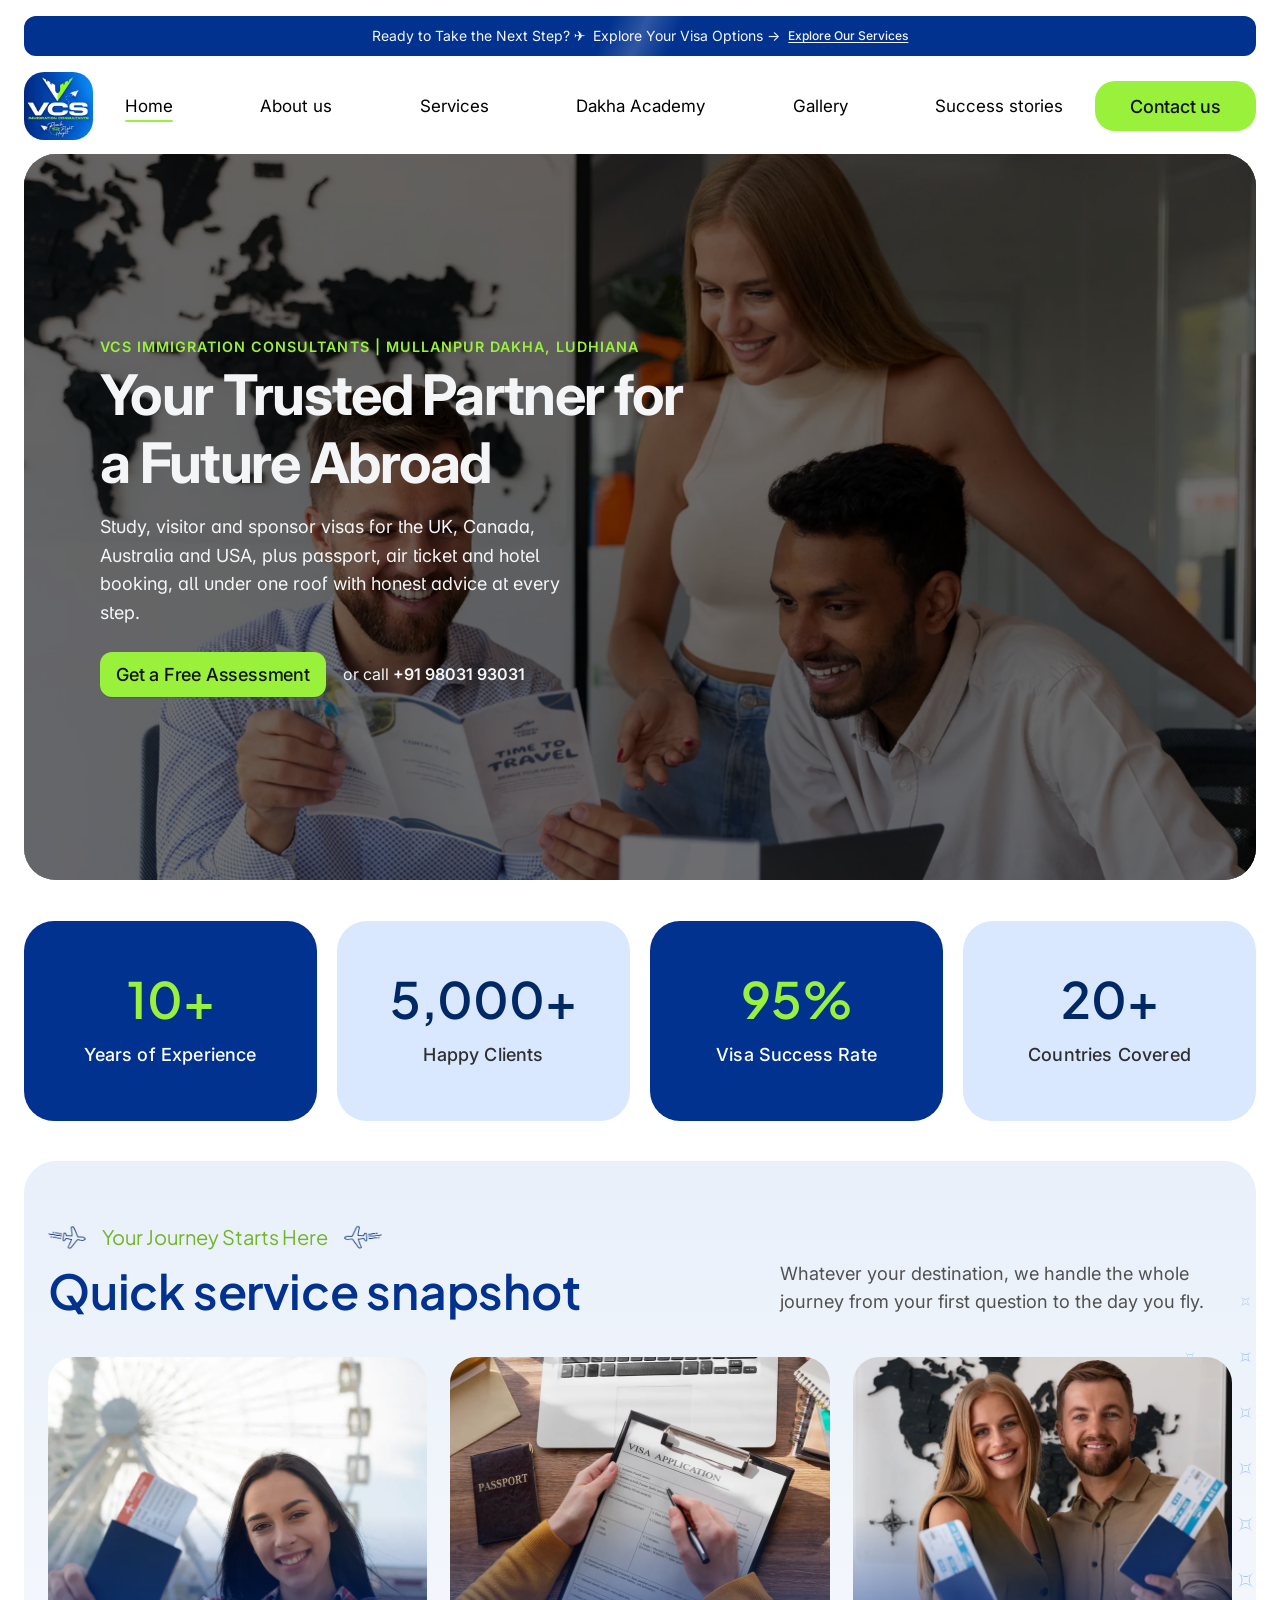
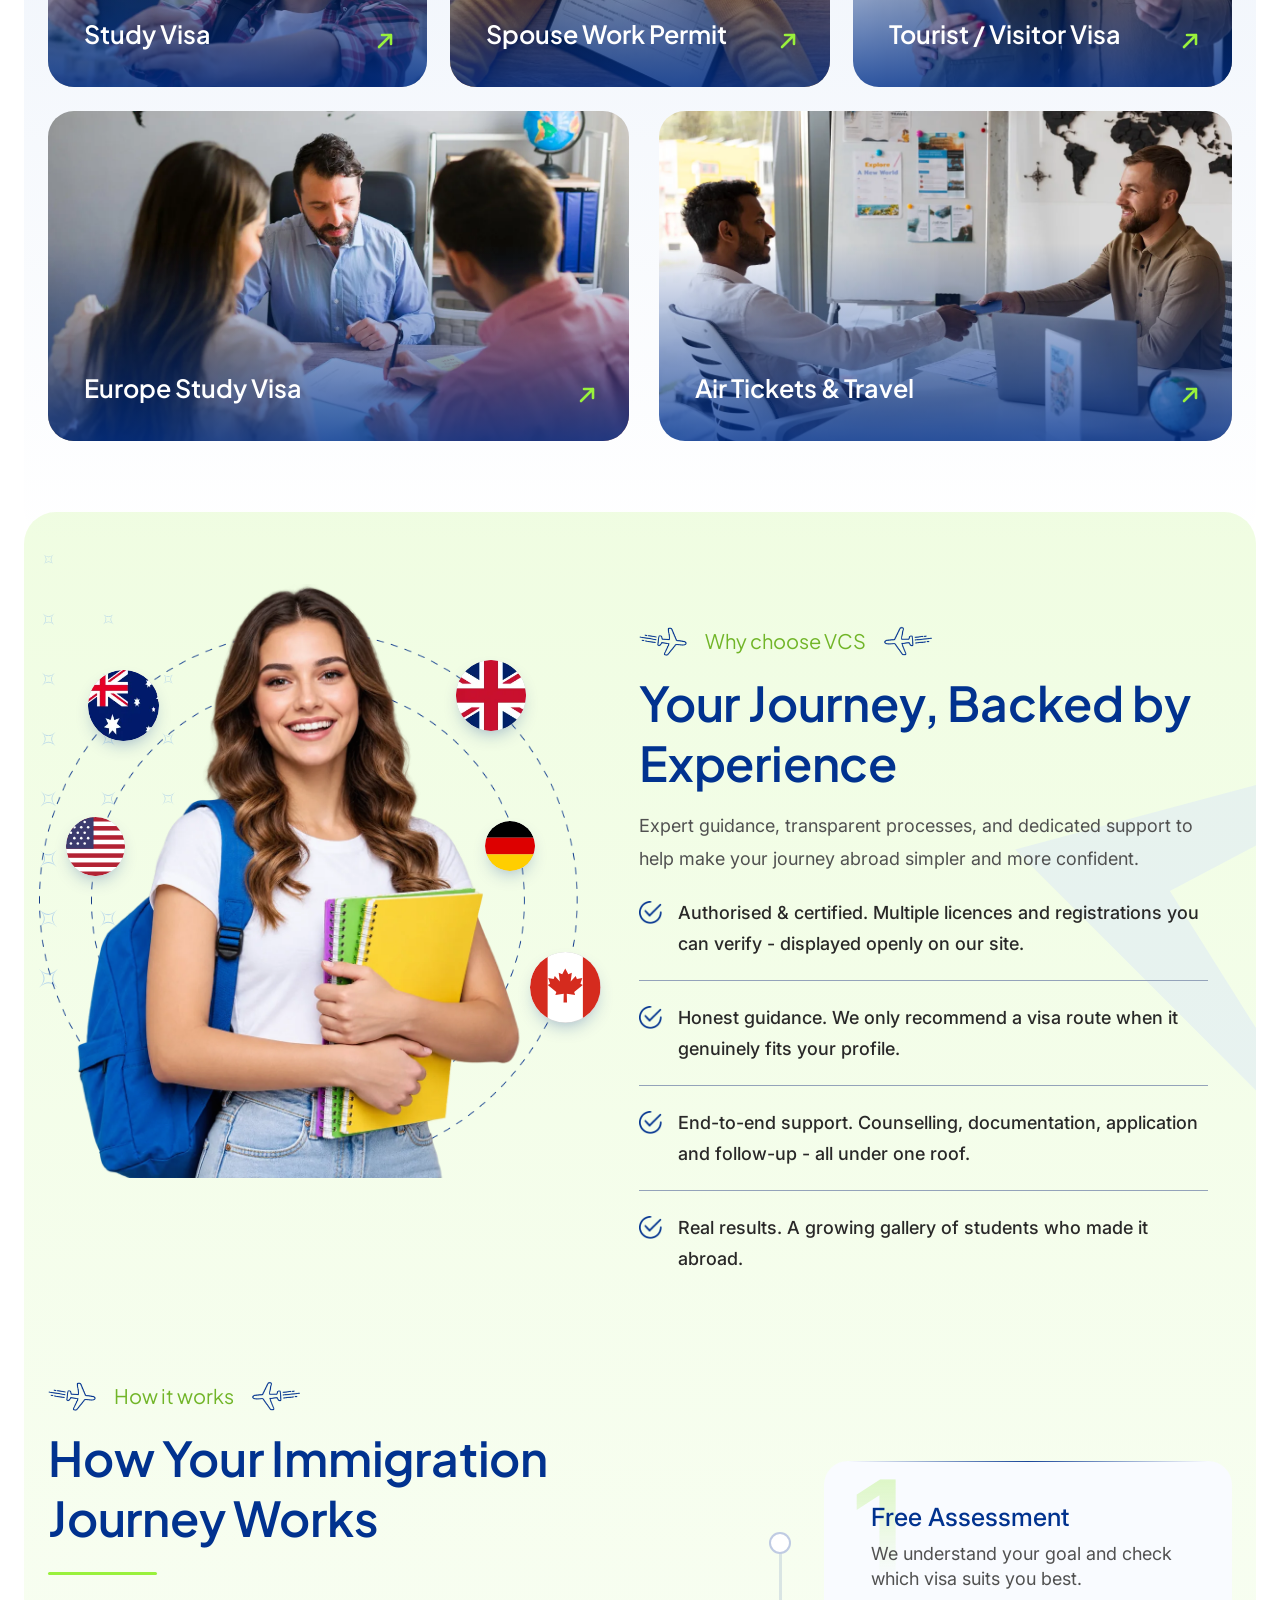
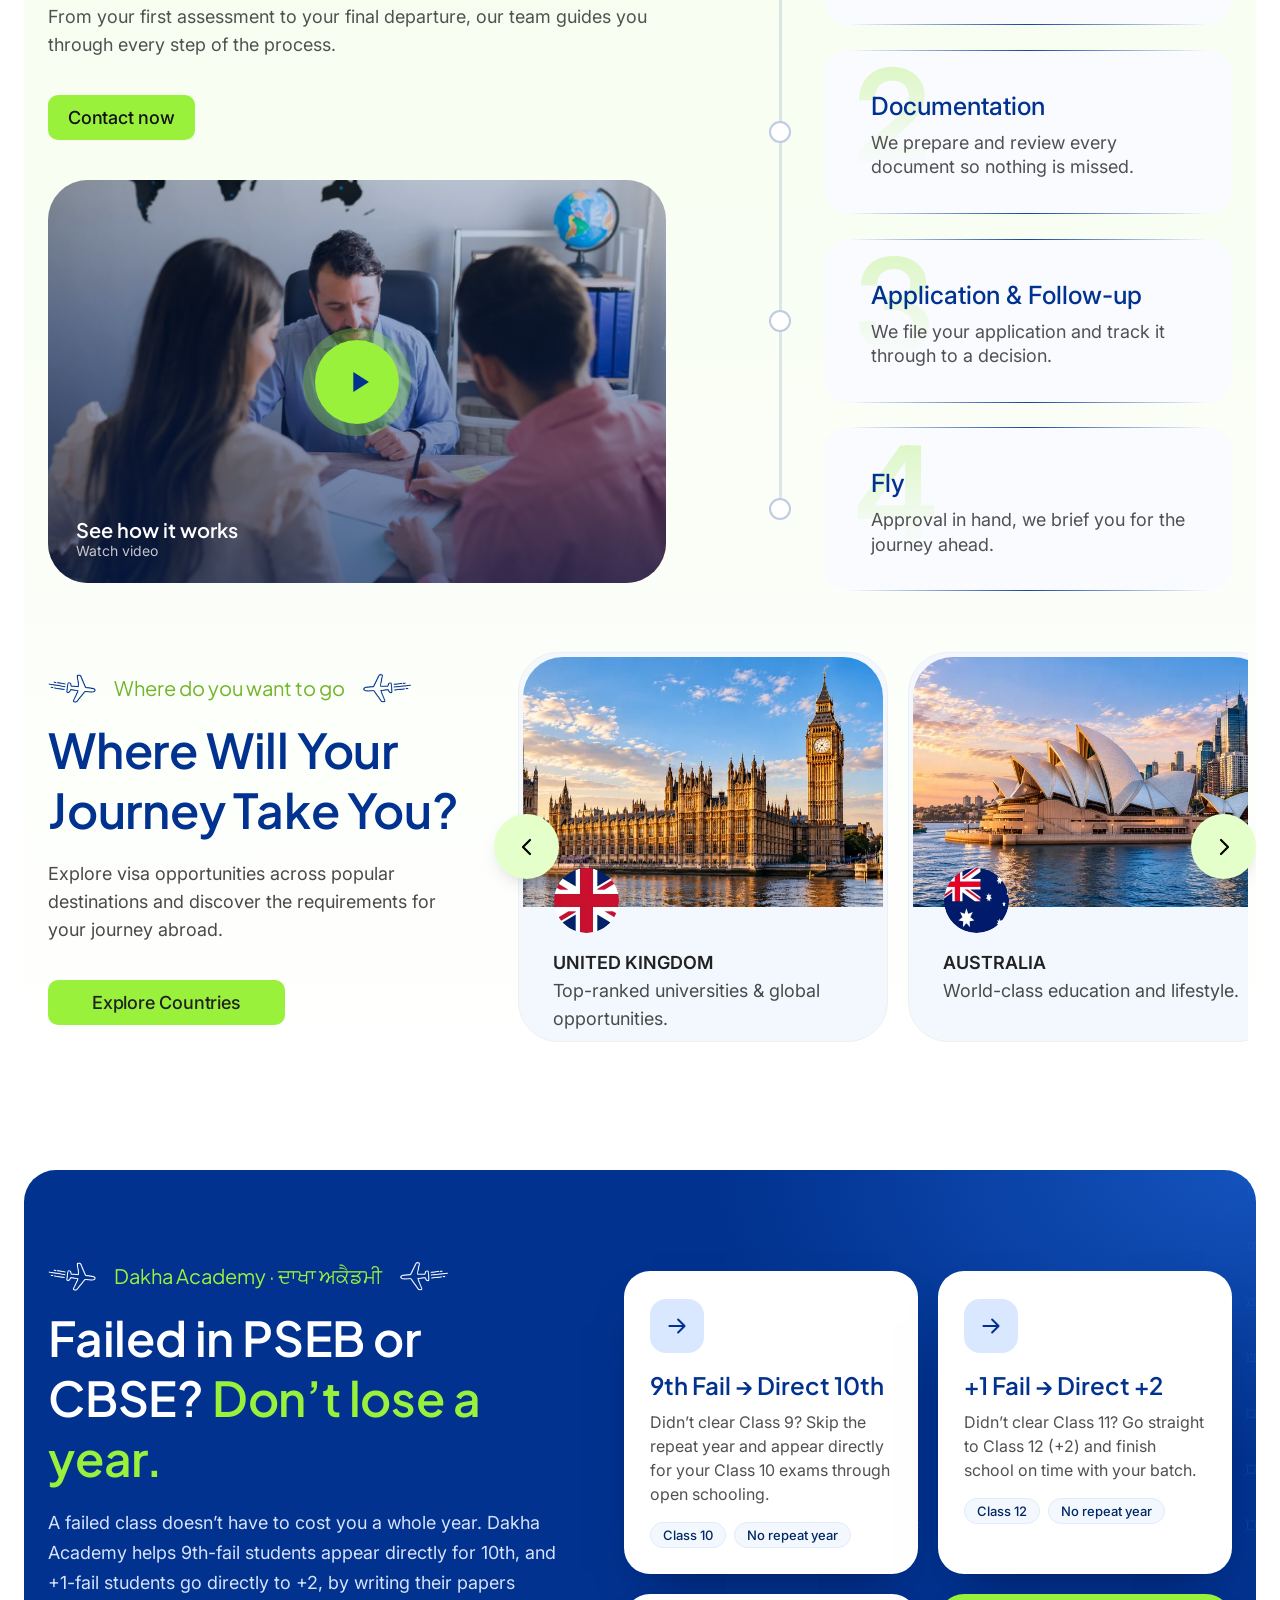
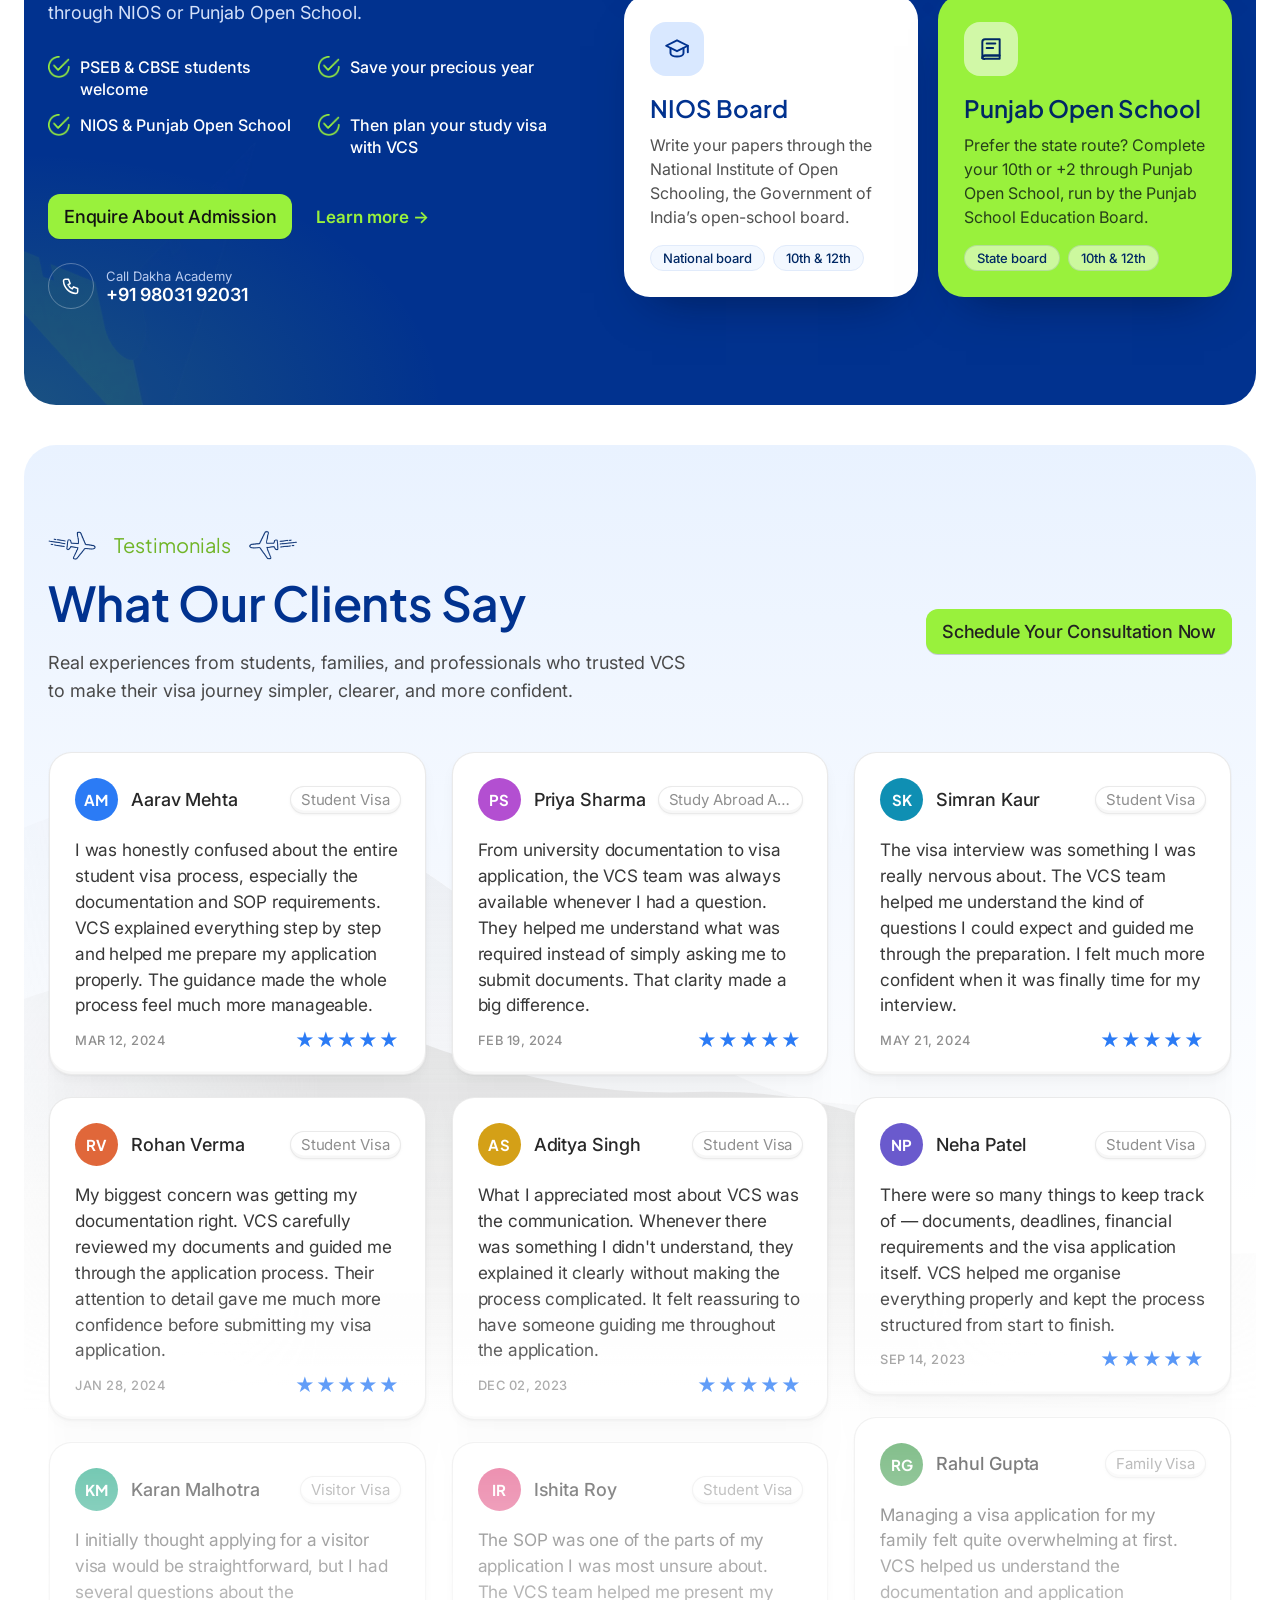
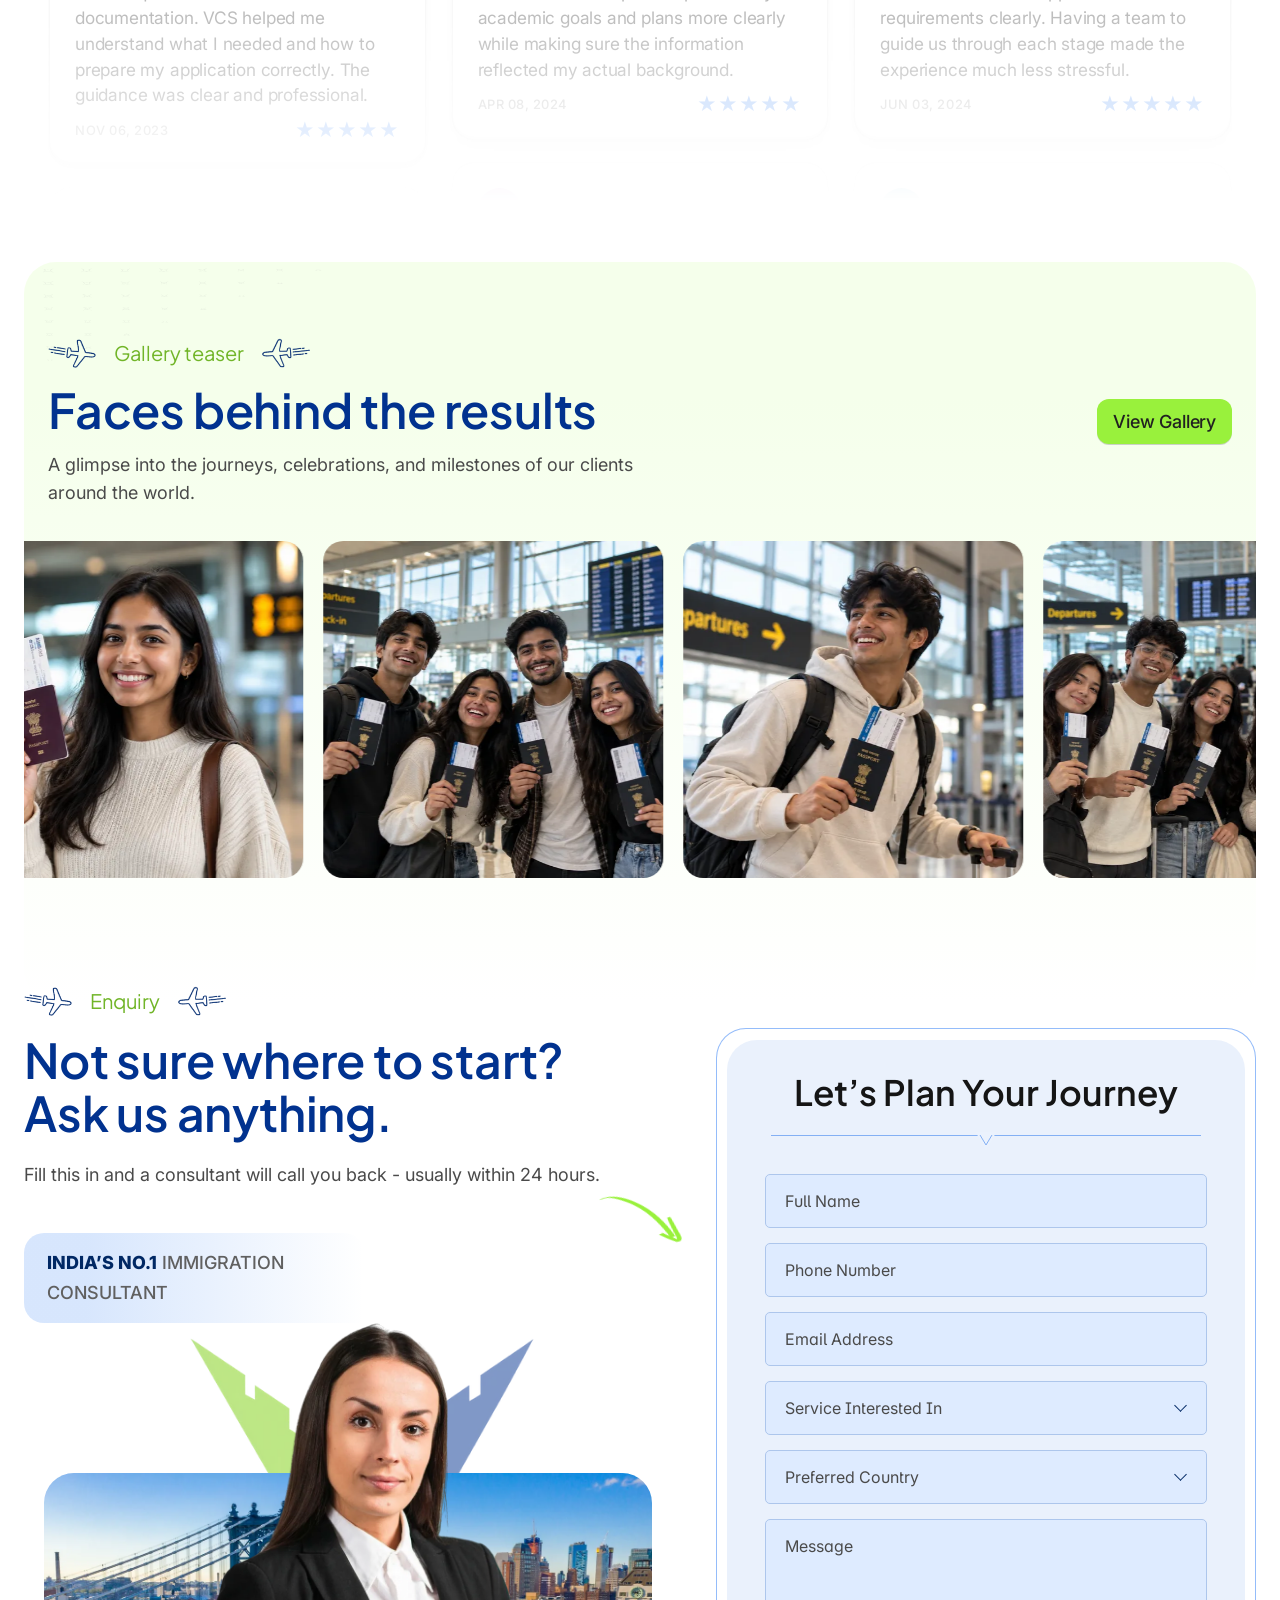
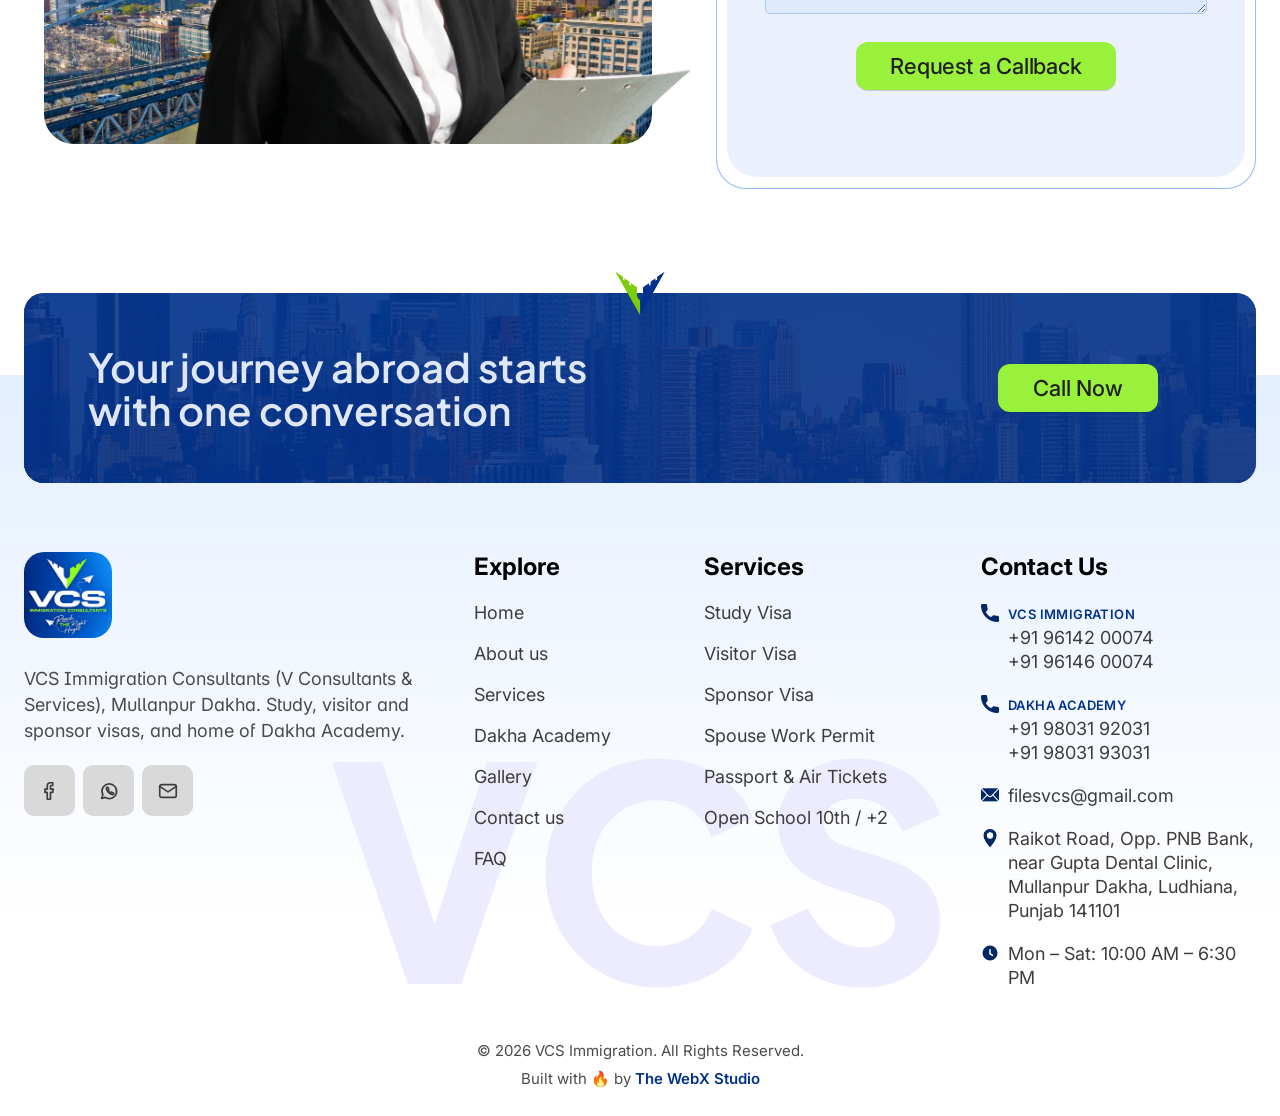
<file: index.html>
<!DOCTYPE html>
<html lang="en">
<head>
  <meta charset="UTF-8" />
  <meta name="viewport" content="width=device-width, initial-scale=1.0" />
  <title>VCS Immigration Consultants | Mullanpur Dakha, Ludhiana</title>
  <meta name="description" content="VCS Immigration Consultants, Mullanpur Dakha (Ludhiana): study visas, visitor visas, sponsor visas and spouse work permits for UK, Canada, Australia &amp; USA, plus Dakha Academy: 9th fail direct 10th and +1 fail direct +2 through NIOS &amp; Punjab Open School." />
  <script type="application/ld+json">
  {
    "@context": "https://schema.org",
    "@type": "ProfessionalService",
    "name": "VCS Immigration Consultants",
    "description": "Study, visitor, sponsor and spouse visa consultancy with passport, air ticket and hotel booking services. Home of Dakha Academy for open-schooling 10th and 12th (NIOS & Punjab Open School).",
    "telephone": ["+91-96142-00074", "+91-96146-00074", "+91-98031-93031", "+91-98031-92031"],
    "email": "filesvcs@gmail.com",
    "address": {
      "@type": "PostalAddress",
      "streetAddress": "Raikot Road, Opp. PNB Bank, near Gupta Dental Clinic",
      "addressLocality": "Mullanpur Dakha, Ludhiana",
      "addressRegion": "Punjab",
      "postalCode": "141101",
      "addressCountry": "IN"
    },
    "openingHours": "Mo-Sa 10:00-18:30",
    "sameAs": ["https://www.facebook.com/dakhavikaas"]
  }
  </script>
  <link rel="icon" type="image/webp" href="assets/img/logo.webp" />
  <link rel="preconnect" href="https://fonts.googleapis.com" />
  <link rel="preconnect" href="https://fonts.gstatic.com" crossorigin />
  <link href="https://fonts.googleapis.com/css2?family=Inter:wght@400;500;600;700;800&family=Plus+Jakarta+Sans:wght@400;600;800&display=swap" rel="stylesheet" />
  <link rel="preload" as="image" href="assets/img/hero.webp" />
  <link rel="stylesheet" href="css/style.css" />
</head>
<body>

  <!-- ========== Announcement bar ========== -->
  <div class="topbar">
    <p>
      <span>Ready to Take the Next Step? ✈️&nbsp; Explore Your Visa Options →</span>
      <a href="services.html">Explore Our Services</a>
    </p>
  </div>

  <!-- ========== Header ========== -->
  <header class="header" id="top">
    <div class="container header__inner">
      <a href="index.html" class="header__logo" aria-label="VCS Immigration Consultants home">
        <img src="assets/img/logo.webp" alt="VCS Immigration Consultants" width="69" height="68" />
      </a>
      <nav class="nav" id="nav" aria-label="Main">
        <ul class="nav__list">
          <li><a href="index.html" aria-current="page">Home</a></li>
          <li><a href="about.html">About us</a></li>
          <li><a href="services.html">Services</a></li>
          <li><a href="academy.html">Dakha Academy</a></li>
          <li><a href="index.html#gallery">Gallery</a></li>
          <li><a href="index.html#testimonials">Success stories</a></li>
        </ul>
        <div class="nav__extra">
          <a href="contact.html" class="btn btn--pill nav__cta-mobile">Contact us</a>
          <div class="nav__quick">
            <a href="tel:+919614200074"><svg viewBox="0 0 24 24"><path d="M5 4h4l2 5-2.5 1.5a11 11 0 0 0 5 5L15 13l5 2v4a2 2 0 0 1-2 2A16 16 0 0 1 3 6a2 2 0 0 1 2-2"/></svg>Call</a>
            <a href="https://wa.me/919803193031" target="_blank" rel="noopener"><svg viewBox="0 0 24 24"><path d="M4 20l1.3-3.9A8 8 0 1 1 8 19z"/><path d="M9.2 8.6c.2-.5.5-.6.8-.6h.5c.2 0 .4.1.5.4l.7 1.6c.1.3 0 .5-.1.7l-.5.6c.6 1.1 1.5 2 2.6 2.6l.6-.5c.2-.2.5-.2.7-.1l1.6.7c.3.1.4.3.4.5v.5c0 .3-.1.6-.6.8-1.7.8-6.1-2.2-7.2-5.6z"/></svg>WhatsApp</a>
            <a href="mailto:filesvcs@gmail.com"><svg viewBox="0 0 24 24"><rect x="3" y="5" width="18" height="14" rx="2"/><path d="M3 7l9 6 9-6"/></svg>Email</a>
          </div>
          <p class="nav__addr">Raikot Road, Mullanpur Dakha, Ludhiana</p>
        </div>
      </nav>
      <a href="contact.html" class="btn btn--pill header__cta">Contact us</a>
      <button class="burger" id="burger" aria-label="Open menu" aria-expanded="false" aria-controls="nav">
        <span></span><span></span><span></span>
      </button>
    </div>
  </header>

  <main>
    <!-- ========== Hero ========== -->
    <section class="hero">
      <div class="hero__panel">
        <img class="hero__bg" src="assets/img/hero.webp" alt="" />
        <div class="hero__content">
          <p class="hero__overline reveal">VCS Immigration Consultants | Mullanpur Dakha, Ludhiana</p>
          <h1 class="hero__title reveal">Your Trusted Partner for a Future Abroad</h1>
          <p class="hero__text reveal">Study, visitor and sponsor visas for the UK, Canada, Australia and USA, plus passport, air ticket and hotel booking, all under one roof with honest advice at every step.</p>
          <div class="hero__actions reveal">
            <a href="#enquiry" class="btn">Get a Free Assessment</a>
            <a href="tel:+919803193031" class="hero__call">or call <strong>+91 98031 93031</strong></a>
          </div>
        </div>
      </div>
    </section>

    <!-- ========== Stats ========== -->
    <!-- DEMO METRICS: placeholder figures, replace with VCS's real numbers before launch -->
    <section class="stats container" aria-label="Key figures">
      <div class="stat stat--dark reveal">
        <p class="stat__num"><span data-count="10">10</span>+</p>
        <p class="stat__label">Years of Experience</p>
      </div>
      <div class="stat stat--light reveal">
        <p class="stat__num"><span data-count="5000">5,000</span>+</p>
        <p class="stat__label">Happy Clients</p>
      </div>
      <div class="stat stat--dark reveal">
        <p class="stat__num"><span data-count="95">95</span>%</p>
        <p class="stat__label">Visa Success Rate</p>
      </div>
      <div class="stat stat--light reveal">
        <p class="stat__num"><span data-count="20">20</span>+</p>
        <p class="stat__label">Countries Covered</p>
      </div>
    </section>

    <!-- ========== Services ========== -->
    <section class="panel panel--services" id="services">
      <img class="deco deco--sparkles-tr" src="assets/icons/sparkles.svg" alt="" />
      <div class="container">
        <div class="section-head section-head--split">
          <div>
            <p class="eyebrow reveal"><i class="plane"></i>Your Journey Starts Here<i class="plane plane--flip"></i></p>
            <h2 class="h2 reveal">Quick service snapshot</h2>
          </div>
          <p class="section-head__aside reveal">Whatever your destination, we handle the whole journey from your first question to the day you fly.</p>
        </div>

        <div class="services">
          <a href="services.html#study" class="service service--study reveal">
            <img src="assets/img/service-study.webp" alt="Smiling student holding a passport and boarding pass" loading="lazy" />
            <div class="service__body">
              <h3>Study Visa</h3>
              <p>Turn an admission into a boarding pass.</p>
            </div>
            <svg class="service__arrow" viewBox="0 0 24 24"><use href="#arrow-up-right"/></svg>
          </a>
          <a href="services.html#spouse" class="service reveal">
            <img src="assets/img/service-work.webp" alt="Filling out a visa application form" loading="lazy" />
            <div class="service__body">
              <h3>Spouse Work Permit</h3>
              <p>Join your partner who is studying or working abroad.</p>
            </div>
            <svg class="service__arrow" viewBox="0 0 24 24"><use href="#arrow-up-right"/></svg>
          </a>
          <a href="services.html#visitor" class="service reveal">
            <img src="assets/img/service-tourist.webp" alt="Couple holding passports and tickets" loading="lazy" />
            <div class="service__body">
              <h3>Tourist / Visitor Visa</h3>
              <p>Visit family, travel or attend events with confidence.</p>
            </div>
            <svg class="service__arrow" viewBox="0 0 24 24"><use href="#arrow-up-right"/></svg>
          </a>
          <a href="services.html#europe" class="service service--wide reveal">
            <img src="assets/img/service-pr.webp" alt="Consultant advising students" loading="lazy" />
            <div class="service__body">
              <h3>Europe Study Visa</h3>
              <p>Quality education across Europe to suit your profile and budget.</p>
            </div>
            <svg class="service__arrow" viewBox="0 0 24 24"><use href="#arrow-up-right"/></svg>
          </a>
          <a href="services.html#travel" class="service service--wide reveal">
            <img src="assets/img/service-business.webp" alt="Consultant handing over travel documents" loading="lazy" />
            <div class="service__body">
              <h3>Air Tickets &amp; Travel</h3>
              <p>Visa approved? We sort flights and bookings too.</p>
            </div>
            <svg class="service__arrow" viewBox="0 0 24 24"><use href="#arrow-up-right"/></svg>
          </a>
        </div>
      </div>
    </section>

    <!-- ========== Why choose + How it works ========== -->
    <section class="panel panel--green" id="why">
      <img class="deco deco--polygon" src="assets/icons/polygon.svg" alt="" />

      <div class="why">
        <div class="why__visual reveal">
          <img class="deco deco--sparkles-why" src="assets/icons/sparkles-3.svg" alt="" />
          <img class="why__ring why__ring--outer" src="assets/img/ring-outer.webp" alt="" />
          <img class="why__ring why__ring--inner" src="assets/img/ring-inner.webp" alt="" />
          <img class="why__student" src="assets/img/why-student.webp" alt="Smiling student with backpack and notebooks" loading="lazy" />
          <span class="bubble bubble--1"><img src="assets/img/flag-uk.webp" alt="United Kingdom" /></span>
          <span class="bubble bubble--2"><svg viewBox="0 0 60 60"><use href="#flag-canada"/></svg></span>
          <span class="bubble bubble--3"><img src="assets/img/flag-australia.webp" alt="Australia" /></span>
          <span class="bubble bubble--4"><svg viewBox="0 0 60 60"><use href="#flag-usa"/></svg></span>
          <span class="bubble bubble--5"><svg viewBox="0 0 60 60"><use href="#flag-germany"/></svg></span>
        </div>

        <div class="why__content">
          <p class="eyebrow reveal"><i class="plane plane--blue"></i>Why choose VCS<i class="plane plane--blue plane--flip"></i></p>
          <h2 class="h2 reveal">Your Journey, Backed by Experience</h2>
          <p class="why__lead reveal">Expert guidance, transparent processes, and dedicated support to help make your journey abroad simpler and more confident.</p>
          <ul class="checklist">
            <li class="reveal">Authorised &amp; certified. Multiple licences and registrations you can verify - displayed openly on our site.</li>
            <li class="reveal">Honest guidance. We only recommend a visa route when it genuinely fits your profile.</li>
            <li class="reveal">End-to-end support. Counselling, documentation, application and follow-up - all under one roof.</li>
            <li class="reveal">Real results. A growing gallery of students who made it abroad.</li>
          </ul>
        </div>
      </div>

      <div class="how container">
        <div class="how__intro">
          <p class="eyebrow reveal"><i class="plane plane--blue"></i>How it works<i class="plane plane--blue plane--flip"></i></p>
          <h2 class="h2 reveal">How Your Immigration Journey Works</h2>
          <span class="how__rule reveal"></span>
          <p class="how__text reveal">From your first assessment to your final departure, our team guides you through every step of the process.</p>
          <a href="#enquiry" class="btn btn--sm reveal">Contact now</a>
          <!-- Demo clip for now: swap data-video for the real VCS video -->
          <div class="how__media how__media--video reveal" id="howVideo" data-video="https://upload.wikimedia.org/wikipedia/commons/transcoded/8/81/United_Airlines_N69826_737-900ER_Takeoff_Portland_Airport_%28PDX%29.webm/United_Airlines_N69826_737-900ER_Takeoff_Portland_Airport_%28PDX%29.webm.720p.vp9.webm">
            <img class="how__thumb" src="assets/img/service-pr.webp" alt="VCS consultant guiding a couple through their visa application" loading="lazy" />
            <button class="how__play" type="button" aria-label="Play video: how your immigration journey works">
              <svg viewBox="0 0 24 24"><path d="M8 5v14l11-7z" fill="currentColor"/></svg>
            </button>
            <span class="how__caption"><strong>See how it works</strong><span>Watch video</span></span>
          </div>
          <p class="how__credit" hidden>Demo video: <a href="https://commons.wikimedia.org/wiki/File:United_Airlines_N69826_737-900ER_Takeoff_Portland_Airport_(PDX).webm" target="_blank" rel="noopener">PDX Aviation</a>, <a href="https://creativecommons.org/licenses/by/3.0" target="_blank" rel="noopener">CC BY 3.0</a></p>
        </div>

        <ol class="steps" id="steps">
          <li class="steps__rail" aria-hidden="true"><span class="steps__fill"></span></li>
          <li class="step reveal">
            <span class="step__dot" aria-hidden="true"></span>
            <span class="step__num">1</span>
            <h3>Free Assessment</h3>
            <p>We understand your goal and check which visa suits you best.</p>
          </li>
          <li class="step reveal">
            <span class="step__dot" aria-hidden="true"></span>
            <span class="step__num">2</span>
            <h3>Documentation</h3>
            <p>We prepare and review every document so nothing is missed.</p>
          </li>
          <li class="step reveal">
            <span class="step__dot" aria-hidden="true"></span>
            <span class="step__num">3</span>
            <h3>Application &amp; Follow-up</h3>
            <p>We file your application and track it through to a decision.</p>
          </li>
          <li class="step reveal">
            <span class="step__dot" aria-hidden="true"></span>
            <span class="step__num">4</span>
            <h3>Fly</h3>
            <p>Approval in hand, we brief you for the journey ahead.</p>
          </li>
        </ol>
      </div>

      <!-- Destinations -->
      <div class="dest container" id="destinations">
        <div class="dest__intro">
          <p class="eyebrow reveal"><i class="plane plane--blue"></i>Where do you want to go<i class="plane plane--blue plane--flip"></i></p>
          <h2 class="h2 reveal">Where Will Your Journey Take You?</h2>
          <p class="dest__text reveal">Explore visa opportunities across popular destinations and discover the requirements for your journey abroad.</p>
          <a href="#enquiry" class="btn btn--wide reveal">Explore Countries</a>
        </div>
        <div class="dest__slider reveal">
          <div class="dest__track" id="destTrack">
            <article class="country">
              <div class="country__img"><img src="assets/img/dest-uk.webp" alt="Houses of Parliament and Big Ben, London" loading="lazy" /></div>
              <img class="country__flag" src="assets/img/flag-uk.webp" alt="" />
              <h3>United Kingdom</h3>
              <p>Top-ranked universities &amp; global opportunities.</p>
            </article>
            <article class="country">
              <div class="country__img"><img src="assets/img/dest-australia.webp" alt="Sydney Opera House at sunset" loading="lazy" /></div>
              <img class="country__flag" src="assets/img/flag-australia.webp" alt="" />
              <h3>Australia</h3>
              <p>World-class education and lifestyle.</p>
            </article>
            <article class="country">
              <div class="country__img"><img src="assets/img/cta-city.webp" alt="New York City skyline" loading="lazy" /></div>
              <svg class="country__flag" viewBox="0 0 60 60"><use href="#flag-usa"/></svg>
              <h3>United States</h3>
              <p>Innovation hubs and endless career paths.</p>
            </article>
            <article class="country">
              <div class="country__img"><img src="assets/img/city-bridge.webp" alt="City bridge and skyline" loading="lazy" /></div>
              <svg class="country__flag" viewBox="0 0 60 60"><use href="#flag-canada"/></svg>
              <h3>Canada</h3>
              <p>Welcoming PR pathways and quality of life.</p>
            </article>
          </div>
          <button class="dest__nav dest__nav--prev" id="destPrev" aria-label="Previous country">
            <svg viewBox="0 0 24 24"><path d="M15 5l-7 7 7 7" /></svg>
          </button>
          <button class="dest__nav dest__nav--next" id="destNext" aria-label="Next country">
            <svg viewBox="0 0 24 24"><path d="M9 5l7 7-7 7" /></svg>
          </button>
        </div>
      </div>
    </section>

    <!-- ========== Dakha Academy ========== -->
    <section class="panel panel--academy" id="academy">
      <img class="deco deco--sparkles-academy" src="assets/icons/sparkles.svg" alt="" />
      <img class="deco deco--vmark-academy" src="assets/img/v-mark.webp" alt="" />
      <div class="container academy">
        <div class="academy__intro">
          <p class="eyebrow eyebrow--light reveal"><i class="plane plane--light"></i>Dakha Academy · ਦਾਖਾ ਅਕੈਡਮੀ<i class="plane plane--light plane--flip"></i></p>
          <h2 class="h2 academy__title reveal">Failed in PSEB or CBSE? <span>Don’t lose a year.</span></h2>
          <p class="academy__text reveal">A failed class doesn’t have to cost you a whole year. Dakha Academy helps 9th-fail students appear directly for 10th, and +1-fail students go directly to +2, by writing their papers through NIOS or Punjab Open School.</p>
          <ul class="academy__perks reveal">
            <li>PSEB &amp; CBSE students welcome</li>
            <li>Save your precious year</li>
            <li>NIOS &amp; Punjab Open School</li>
            <li>Then plan your study visa with VCS</li>
          </ul>
          <div class="academy__actions reveal">
            <a href="#enquiry" class="btn" data-service="Dakha Academy – 10th / +2 (Open School)">Enquire About Admission</a>
            <a href="academy.html" class="academy__more">Learn more →</a>
            <a href="tel:+919803192031" class="academy__call">
              <span class="academy__call-ico"><svg viewBox="0 0 24 24"><path d="M5 4h4l2 5-2.5 1.5a11 11 0 0 0 5 5L15 13l5 2v4a2 2 0 0 1-2 2A16 16 0 0 1 3 6a2 2 0 0 1 2-2"/></svg></span>
              <span><small>Call Dakha Academy</small>+91 98031 92031</span>
            </a>
          </div>
        </div>

        <div class="courses">
          <article class="course reveal">
            <span class="course__ico"><svg viewBox="0 0 24 24"><path d="M5 12h14M13 6l6 6-6 6"/></svg></span>
            <h3>9th Fail → Direct 10th</h3>
            <p>Didn’t clear Class 9? Skip the repeat year and appear directly for your Class 10 exams through open schooling.</p>
            <ul class="course__tags"><li>Class 10</li><li>No repeat year</li></ul>
          </article>
          <article class="course reveal">
            <span class="course__ico"><svg viewBox="0 0 24 24"><path d="M5 12h14M13 6l6 6-6 6"/></svg></span>
            <h3>+1 Fail → Direct +2</h3>
            <p>Didn’t clear Class 11? Go straight to Class 12 (+2) and finish school on time with your batch.</p>
            <ul class="course__tags"><li>Class 12</li><li>No repeat year</li></ul>
          </article>
          <article class="course reveal">
            <span class="course__ico"><svg viewBox="0 0 24 24"><path d="M2 9l10-5 10 5-10 5z"/><path d="M6 11v5c0 1.7 2.7 3 6 3s6-1.3 6-3v-5M22 9v6"/></svg></span>
            <h3>NIOS Board</h3>
            <p>Write your papers through the National Institute of Open Schooling, the Government of India’s open-school board.</p>
            <ul class="course__tags"><li>National board</li><li>10th &amp; 12th</li></ul>
          </article>
          <article class="course course--highlight reveal">
            <span class="course__ico"><svg viewBox="0 0 24 24"><path d="M4 5.5A2.5 2.5 0 0 1 6.5 3H20v15H6.5A2.5 2.5 0 0 0 4 20.5z"/><path d="M4 20.5A2.5 2.5 0 0 1 6.5 18H20v3H6.5A2.5 2.5 0 0 1 4 20.5M8 7h8M8 11h6"/></svg></span>
            <h3>Punjab Open School</h3>
            <p>Prefer the state route? Complete your 10th or +2 through Punjab Open School, run by the Punjab School Education Board.</p>
            <ul class="course__tags"><li>State board</li><li>10th &amp; 12th</li></ul>
          </article>
        </div>
      </div>
    </section>

    <!-- ========== Testimonials ========== -->
    <section class="panel panel--testimonials" id="testimonials">
      <img class="deco deco--wave" src="assets/icons/wave.svg" alt="" />
      <div class="container">
        <div class="section-head section-head--split section-head--bottom">
          <div class="section-head__main">
            <p class="eyebrow reveal"><i class="plane"></i>Testimonials<i class="plane plane--flip"></i></p>
            <h2 class="h2 reveal">What Our Clients Say</h2>
            <p class="section-head__sub reveal">Real experiences from students, families, and professionals who trusted VCS to make their visa journey simpler, clearer, and more confident.</p>
          </div>
          <a href="#enquiry" class="btn reveal">Schedule Your Consultation Now</a>
        </div>

        <div class="reviews" id="reviews">
          <div class="reviews__col" data-speed="44">
            <div class="reviews__inner">
              <article class="review">
                <header><span class="avatar" style="--av:#2b7bf5" aria-hidden="true">AM</span><strong>Aarav Mehta</strong><span class="tag">Student Visa</span></header>
                <p>I was honestly confused about the entire student visa process, especially the documentation and SOP requirements. VCS explained everything step by step and helped me prepare my application properly. The guidance made the whole process feel much more manageable.</p>
                <footer><time>Mar 12, 2024</time><span class="stars">★★★★★</span></footer>
              </article>
              <article class="review">
                <header><span class="avatar" style="--av:#e0673a" aria-hidden="true">RV</span><strong>Rohan Verma</strong><span class="tag">Student Visa</span></header>
                <p>My biggest concern was getting my documentation right. VCS carefully reviewed my documents and guided me through the application process. Their attention to detail gave me much more confidence before submitting my visa application.</p>
                <footer><time>Jan 28, 2024</time><span class="stars">★★★★★</span></footer>
              </article>
              <article class="review">
                <header><span class="avatar" style="--av:#16a37f" aria-hidden="true">KM</span><strong>Karan Malhotra</strong><span class="tag">Visitor Visa</span></header>
                <p>I initially thought applying for a visitor visa would be straightforward, but I had several questions about the documentation. VCS helped me understand what I needed and how to prepare my application correctly. The guidance was clear and professional.</p>
                <footer><time>Nov 06, 2023</time><span class="stars">★★★★★</span></footer>
              </article>
            </div>
          </div>
          <div class="reviews__col reviews__col--offset" data-speed="52">
            <div class="reviews__inner">
              <article class="review">
                <header><span class="avatar" style="--av:#b34fd1" aria-hidden="true">PS</span><strong>Priya Sharma</strong><span class="tag">Study Abroad Applicant</span></header>
                <p>From university documentation to visa application, the VCS team was always available whenever I had a question. They helped me understand what was required instead of simply asking me to submit documents. That clarity made a big difference.</p>
                <footer><time>Feb 19, 2024</time><span class="stars">★★★★★</span></footer>
              </article>
              <article class="review">
                <header><span class="avatar" style="--av:#d4a017" aria-hidden="true">AS</span><strong>Aditya Singh</strong><span class="tag">Student Visa</span></header>
                <p>What I appreciated most about VCS was the communication. Whenever there was something I didn't understand, they explained it clearly without making the process complicated. It felt reassuring to have someone guiding me throughout the application.</p>
                <footer><time>Dec 02, 2023</time><span class="stars">★★★★★</span></footer>
              </article>
              <article class="review">
                <header><span class="avatar" style="--av:#e0457b" aria-hidden="true">IR</span><strong>Ishita Roy</strong><span class="tag">Student Visa</span></header>
                <p>The SOP was one of the parts of my application I was most unsure about. The VCS team helped me present my academic goals and plans more clearly while making sure the information reflected my actual background.</p>
                <footer><time>Apr 08, 2024</time><span class="stars">★★★★★</span></footer>
              </article>
            </div>
          </div>
          <div class="reviews__col" data-speed="40">
            <div class="reviews__inner">
              <article class="review">
                <header><span class="avatar" style="--av:#0f8fb3" aria-hidden="true">SK</span><strong>Simran Kaur</strong><span class="tag">Student Visa</span></header>
                <p>The visa interview was something I was really nervous about. The VCS team helped me understand the kind of questions I could expect and guided me through the preparation. I felt much more confident when it was finally time for my interview.</p>
                <footer><time>May 21, 2024</time><span class="stars">★★★★★</span></footer>
              </article>
              <article class="review">
                <header><span class="avatar" style="--av:#6a5acd" aria-hidden="true">NP</span><strong>Neha Patel</strong><span class="tag">Student Visa</span></header>
                <p>There were so many things to keep track of — documents, deadlines, financial requirements and the visa application itself. VCS helped me organise everything properly and kept the process structured from start to finish.</p>
                <footer><time>Sep 14, 2023</time><span class="stars">★★★★★</span></footer>
              </article>
              <article class="review">
                <header><span class="avatar" style="--av:#3d9a4a" aria-hidden="true">RG</span><strong>Rahul Gupta</strong><span class="tag">Family Visa</span></header>
                <p>Managing a visa application for my family felt quite overwhelming at first. VCS helped us understand the documentation and application requirements clearly. Having a team to guide us through each stage made the experience much less stressful.</p>
                <footer><time>Jun 03, 2024</time><span class="stars">★★★★★</span></footer>
              </article>
            </div>
          </div>
        </div>
      </div>
    </section>

    <!-- ========== Gallery ========== -->
    <section class="panel panel--gallery" id="gallery">
      <img class="deco deco--sparkles-tl" src="assets/icons/sparkles-2.svg" alt="" />
      <div class="container">
        <div class="section-head section-head--split section-head--bottom">
          <div class="section-head__main">
            <p class="eyebrow reveal"><i class="plane"></i>Gallery teaser<i class="plane plane--flip"></i></p>
            <h2 class="h2 reveal">Faces behind the results</h2>
            <p class="section-head__sub reveal">A glimpse into the journeys, celebrations, and milestones of our clients around the world.</p>
          </div>
          <a href="#gallery" class="btn reveal">View Gallery</a>
        </div>
      </div>
      <div class="gallery" id="galleryTrack">
        <figure class="gallery__item"><img src="assets/img/gallery-1.webp" alt="Student holding passport and boarding pass at the airport" loading="lazy" /></figure>
        <figure class="gallery__item"><img src="assets/img/gallery-2.webp" alt="Group of students celebrating with passports" loading="lazy" /></figure>
        <figure class="gallery__item"><img src="assets/img/gallery-3.webp" alt="Student with backpack heading to departures" loading="lazy" /></figure>
        <figure class="gallery__item"><img src="assets/img/gallery-4.webp" alt="Friends holding passports at departures" loading="lazy" /></figure>
      </div>
    </section>

    <!-- ========== Enquiry ========== -->
    <section class="enquiry container" id="enquiry">
      <img class="deco deco--sparkles-form" src="assets/icons/sparkles.svg" alt="" />
      <div class="enquiry__left">
        <p class="eyebrow reveal"><i class="plane"></i>Enquiry<i class="plane plane--flip"></i></p>
        <h2 class="h2 enquiry__title reveal">Not sure where to start? Ask us anything.</h2>
        <p class="enquiry__sub reveal">Fill this in and a consultant will call you back - usually within 24 hours.</p>

        <div class="enquiry__visual reveal">
          <div class="badge"><strong>INDIA’S NO.1</strong> IMMIGRATION CONSULTANT</div>
          <img class="enquiry__vmark" src="assets/img/v-mark.webp" alt="" />
          <div class="enquiry__city"><img src="assets/img/city-bridge.webp" alt="" loading="lazy" /></div>
          <img class="enquiry__person" src="assets/img/consultant.webp" alt="Consultant holding a clipboard" loading="lazy" />
          <i class="enquiry__swoosh"></i>
        </div>
      </div>

      <div class="form-card reveal">
        <form class="form" id="enquiryForm" novalidate>
          <h3 class="form__title">Let’s Plan Your Journey</h3>
          <img class="form__divider" src="assets/icons/form-divider.svg" alt="" />
          <label class="field">
            <span class="sr-only">Full Name</span>
            <input type="text" name="name" placeholder="Full Name" autocomplete="name" required />
          </label>
          <label class="field">
            <span class="sr-only">Phone Number</span>
            <input type="tel" name="phone" placeholder="Phone Number" autocomplete="tel" required pattern="[0-9+\-\s()]{7,}" />
          </label>
          <label class="field">
            <span class="sr-only">Email Address</span>
            <input type="email" name="email" placeholder="Email Address" autocomplete="email" required />
          </label>
          <label class="field field--select">
            <span class="sr-only">Service Interested In</span>
            <select name="service" required>
              <option value="" selected disabled>Service Interested In</option>
              <option>Study Visa</option>
              <option>Visitor / Tourist Visa</option>
              <option>Sponsor Visa</option>
              <option>Spouse Work Permit</option>
              <option>Europe Study Visa</option>
              <option>Passport Apply</option>
              <option>Air Ticket / Hotel Booking</option>
              <option>Dakha Academy – 10th / +2 (Open School)</option>
            </select>
          </label>
          <label class="field field--select">
            <span class="sr-only">Preferred Country</span>
            <select name="country" required>
              <option value="" selected disabled>Preferred Country</option>
              <option>Canada</option>
              <option>United Kingdom</option>
              <option>Australia</option>
              <option>United States</option>
              <option>Europe</option>
              <option>Not sure yet</option>
            </select>
          </label>
          <label class="field">
            <span class="sr-only">Message</span>
            <textarea name="message" rows="3" placeholder="Message"></textarea>
          </label>
          <button type="submit" class="btn btn--lg">Request a Callback</button>
          <p class="form__status" id="formStatus" role="status" aria-live="polite"></p>
        </form>
      </div>
    </section>

    <!-- ========== CTA ========== -->
    <section class="cta-wrap">
      <div class="container">
        <div class="cta reveal">
          <img class="cta__mark" src="assets/img/v-mark.webp" alt="" />
          <img class="cta__bg" src="assets/img/cta-city.webp" alt="" loading="lazy" />
          <h2>Your journey abroad starts with one conversation</h2>
          <a href="tel:+919803193031" class="btn btn--lg">Call Now</a>
        </div>
      </div>
    </section>
  </main>

  <!-- ========== Footer ========== -->
  <footer class="footer">
    <span class="footer__watermark" aria-hidden="true">VCS</span>
    <div class="container footer__grid">
      <div class="footer__brand">
        <img src="assets/img/logo.webp" alt="VCS Immigration Consultants" width="88" height="86" />
        <p>VCS Immigration Consultants (V Consultants &amp; Services), Mullanpur Dakha. Study, visitor and sponsor visas, and home of Dakha Academy.</p>
        <div class="social">
          <a href="https://www.facebook.com/dakhavikaas" target="_blank" rel="noopener" aria-label="VCS on Facebook"><svg viewBox="0 0 24 24"><path d="M15 3h-2.5A3.5 3.5 0 0 0 9 6.5V10H6.5v3.5H9V21h3.5v-7.5H15l.5-3.5h-3V7a1 1 0 0 1 1-1H15z"/></svg></a>
          <a href="https://wa.me/919803193031" target="_blank" rel="noopener" aria-label="Chat on WhatsApp"><svg viewBox="0 0 24 24"><path d="M4 20l1.3-3.9A8 8 0 1 1 8 19z"/><path d="M9.2 8.6c.2-.5.5-.6.8-.6h.5c.2 0 .4.1.5.4l.7 1.6c.1.3 0 .5-.1.7l-.5.6c.6 1.1 1.5 2 2.6 2.6l.6-.5c.2-.2.5-.2.7-.1l1.6.7c.3.1.4.3.4.5v.5c0 .3-.1.6-.6.8-1.7.8-6.1-2.2-7.2-5.6z"/></svg></a>
          <a href="mailto:filesvcs@gmail.com" aria-label="Email VCS"><svg viewBox="0 0 24 24"><rect x="3" y="5" width="18" height="14" rx="2"/><path d="M3 7l9 6 9-6"/></svg></a>
        </div>
      </div>
      <div class="footer__col">
        <h4>Explore</h4>
        <ul>
          <li><a href="index.html">Home</a></li>
          <li><a href="about.html">About us</a></li>
          <li><a href="services.html">Services</a></li>
          <li><a href="academy.html">Dakha Academy</a></li>
          <li><a href="index.html#gallery">Gallery</a></li>
          <li><a href="contact.html">Contact us</a></li>
          <li><a href="contact.html#faq">FAQ</a></li>
        </ul>
      </div>
      <div class="footer__col">
        <h4>Services</h4>
        <ul>
          <li><a href="services.html#study">Study Visa</a></li>
          <li><a href="services.html#visitor">Visitor Visa</a></li>
          <li><a href="services.html#sponsor">Sponsor Visa</a></li>
          <li><a href="services.html#spouse">Spouse Work Permit</a></li>
          <li><a href="services.html#travel">Passport &amp; Air Tickets</a></li>
          <li><a href="academy.html">Open School 10th / +2</a></li>
        </ul>
      </div>
      <div class="footer__col footer__contact">
        <h4>Contact Us</h4>
        <ul>
          <li><i class="ico ico--phone"></i><span><small class="footer__label">VCS Immigration</small><a href="tel:+919614200074">+91 96142 00074</a><br /><a href="tel:+919614600074">+91 96146 00074</a></span></li>
          <li><i class="ico ico--phone"></i><span><small class="footer__label">Dakha Academy</small><a href="tel:+919803192031">+91 98031 92031</a><br /><a href="tel:+919803193031">+91 98031 93031</a></span></li>
          <li><i class="ico ico--mail"></i><a href="mailto:filesvcs@gmail.com">filesvcs@gmail.com</a></li>
          <li><i class="ico ico--pin"></i><a href="https://www.google.com/maps/search/?api=1&amp;query=VCS+Immigration+Consultants+Raikot+Road+Mullanpur+Dakha+141101" target="_blank" rel="noopener">Raikot Road, Opp. PNB Bank, near Gupta Dental Clinic, Mullanpur Dakha, Ludhiana, Punjab 141101</a></li>
          <li><i class="ico ico--clock"></i><span>Mon – Sat: 10:00 AM – 6:30 PM</span></li>
        </ul>
      </div>
    </div>
    <div class="footer__bottom">
      <p class="footer__copy">© <span id="year">2026</span> VCS Immigration. All Rights Reserved.</p>
      <p class="footer__credit">Built with <span class="footer__fire" role="img" aria-label="fire">🔥</span> by <a href="https://www.thewebxstudio.com/" target="_blank" rel="noopener">The WebX Studio</a></p>
    </div>
  </footer>

  <!-- ========== SVG sprite ========== -->
  <svg width="0" height="0" style="position:absolute" aria-hidden="true">
    <symbol id="arrow-up-right" viewBox="0 0 24 24">
      <path d="M6 18L18 6M9 6h9v9" fill="none" stroke="#99F13C" stroke-width="2.6" stroke-linecap="round" stroke-linejoin="round"/>
    </symbol>
    <symbol id="flag-germany" viewBox="0 0 60 60">
      <clipPath id="cg"><circle cx="30" cy="30" r="30"/></clipPath>
      <g clip-path="url(#cg)"><rect width="60" height="20" fill="#000"/><rect y="20" width="60" height="20" fill="#DD0000"/><rect y="40" width="60" height="20" fill="#FFCE00"/></g>
    </symbol>
    <symbol id="flag-canada" viewBox="0 0 60 60">
      <clipPath id="cc"><circle cx="30" cy="30" r="30"/></clipPath>
      <g clip-path="url(#cc)"><rect width="60" height="60" fill="#fff"/><rect width="15" height="60" fill="#D52B1E"/><rect x="45" width="15" height="60" fill="#D52B1E"/>
      <path d="M30 14l2.6 5 3-1.4-1 7.4 4.3-4.6 1 2.6 4.6-.9-1.6 4.9 2 1-7.3 6 .8 2.6-7.1-1.1.2 7.5h-3l.2-7.5-7.1 1.1.8-2.6-7.3-6 2-1-1.6-4.9 4.6.9 1-2.6 4.3 4.6-1-7.4 3 1.4z" fill="#D52B1E"/></g>
    </symbol>
    <symbol id="flag-usa" viewBox="0 0 60 60">
      <clipPath id="cu"><circle cx="30" cy="30" r="30"/></clipPath>
      <g clip-path="url(#cu)"><rect width="60" height="60" fill="#fff"/>
        <g fill="#B22234"><rect width="60" height="4.6"/><rect y="9.2" width="60" height="4.6"/><rect y="18.5" width="60" height="4.6"/><rect y="27.7" width="60" height="4.6"/><rect y="36.9" width="60" height="4.6"/><rect y="46.2" width="60" height="4.6"/><rect y="55.4" width="60" height="4.6"/></g>
        <rect width="28" height="32.3" fill="#3C3B6E"/>
        <g fill="#fff"><circle cx="5" cy="5" r="1.3"/><circle cx="12" cy="5" r="1.3"/><circle cx="19" cy="5" r="1.3"/><circle cx="8.5" cy="10.5" r="1.3"/><circle cx="15.5" cy="10.5" r="1.3"/><circle cx="22.5" cy="10.5" r="1.3"/><circle cx="5" cy="16" r="1.3"/><circle cx="12" cy="16" r="1.3"/><circle cx="19" cy="16" r="1.3"/><circle cx="8.5" cy="21.5" r="1.3"/><circle cx="15.5" cy="21.5" r="1.3"/><circle cx="22.5" cy="21.5" r="1.3"/><circle cx="5" cy="27" r="1.3"/><circle cx="12" cy="27" r="1.3"/><circle cx="19" cy="27" r="1.3"/></g>
      </g>
    </symbol>
  </svg>

  <script src="js/main.js" defer></script>
</body>
</html>
</file>
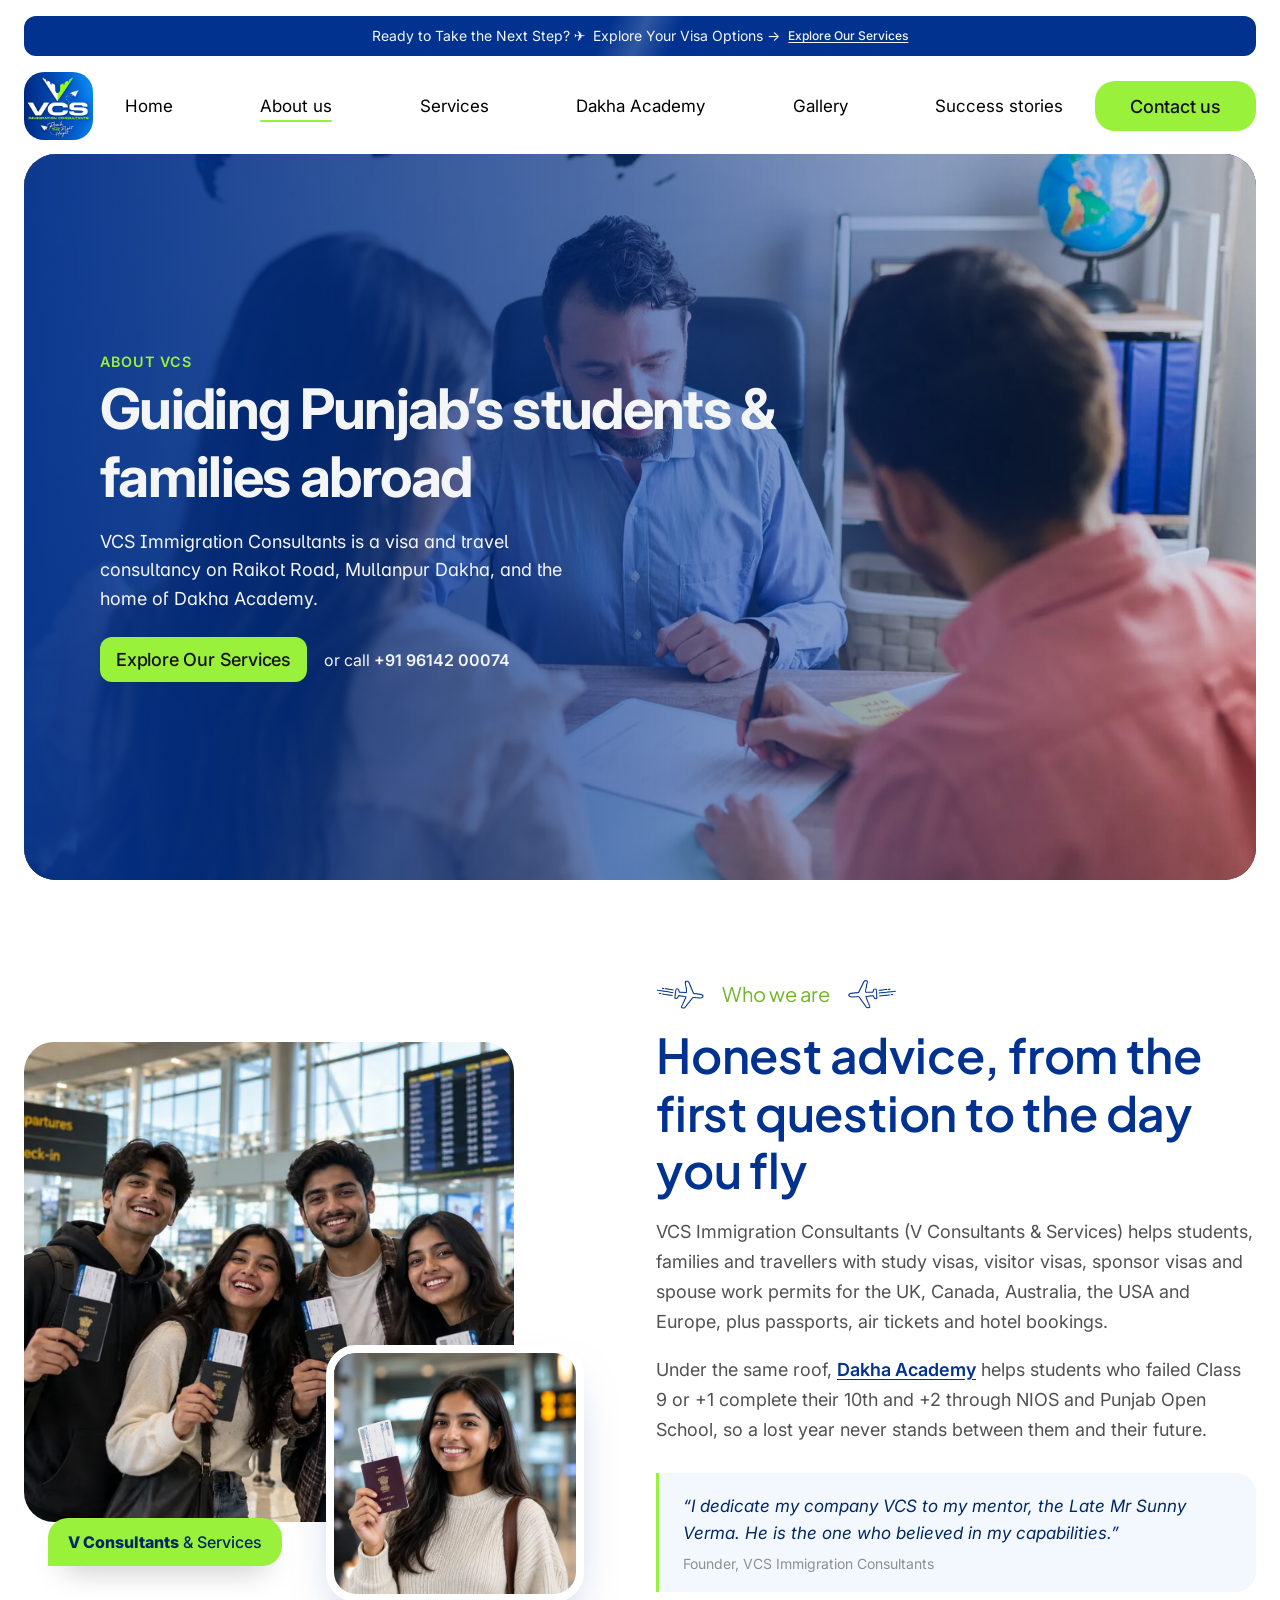
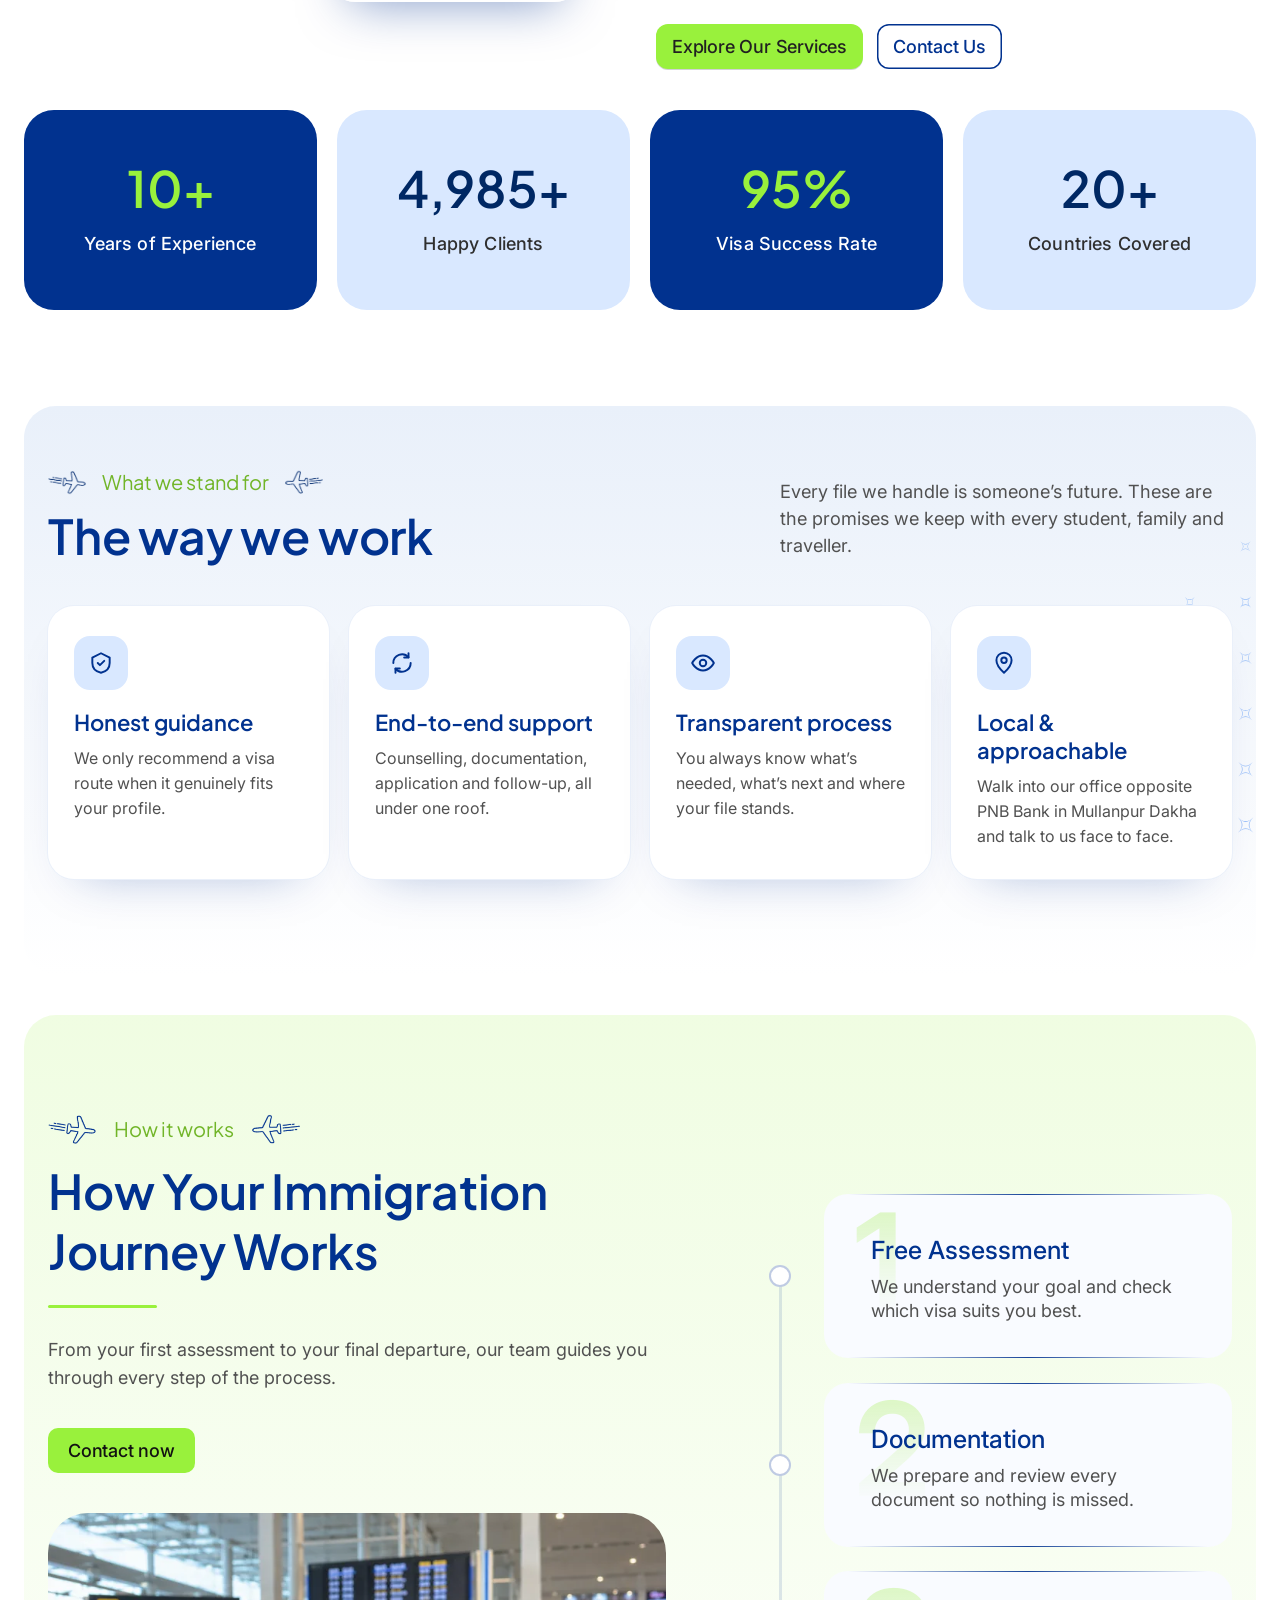
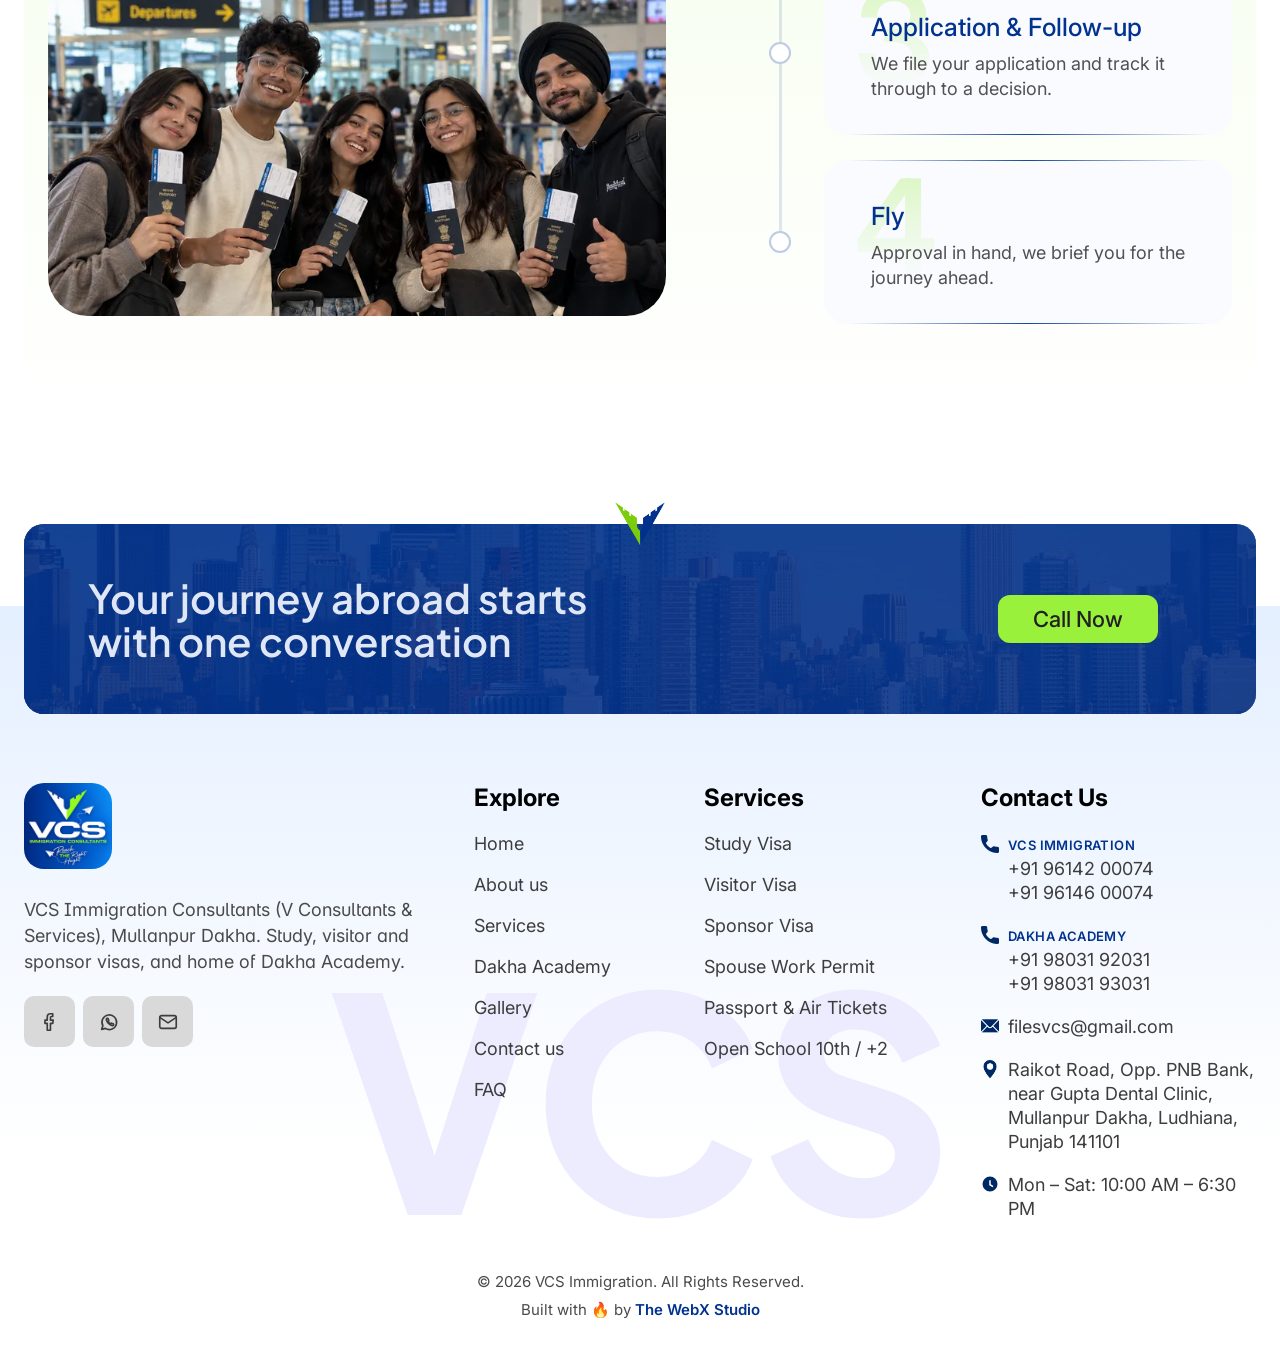
<file: about.html>
<!DOCTYPE html>
<html lang="en">
<head>
  <meta charset="UTF-8" />
  <meta name="viewport" content="width=device-width, initial-scale=1.0" />
  <title>About Us | VCS Immigration Consultants, Mullanpur Dakha</title>
  <meta name="description" content="About VCS Immigration Consultants (V Consultants &amp; Services), Mullanpur Dakha: honest visa and travel guidance, and home of Dakha Academy." />
  <script type="application/ld+json">
  {
    "@context": "https://schema.org",
    "@type": "ProfessionalService",
    "name": "VCS Immigration Consultants",
    "description": "Study, visitor, sponsor and spouse visa consultancy with passport, air ticket and hotel booking services. Home of Dakha Academy for open-schooling 10th and 12th (NIOS & Punjab Open School).",
    "telephone": ["+91-96142-00074", "+91-96146-00074", "+91-98031-93031", "+91-98031-92031"],
    "email": "filesvcs@gmail.com",
    "address": {
      "@type": "PostalAddress",
      "streetAddress": "Raikot Road, Opp. PNB Bank, near Gupta Dental Clinic",
      "addressLocality": "Mullanpur Dakha, Ludhiana",
      "addressRegion": "Punjab",
      "postalCode": "141101",
      "addressCountry": "IN"
    },
    "openingHours": "Mo-Sa 10:00-18:30",
    "sameAs": ["https://www.facebook.com/dakhavikaas"]
  }
  </script>
  <link rel="icon" type="image/webp" href="assets/img/logo.webp" />
  <link rel="preconnect" href="https://fonts.googleapis.com" />
  <link rel="preconnect" href="https://fonts.gstatic.com" crossorigin />
  <link href="https://fonts.googleapis.com/css2?family=Inter:wght@400;500;600;700;800&family=Plus+Jakarta+Sans:wght@400;600;800&display=swap" rel="stylesheet" />
  <link rel="stylesheet" href="css/style.css" />
</head>
<body>

  <!-- ========== Announcement bar ========== -->
  <div class="topbar">
    <p>
      <span>Ready to Take the Next Step? ✈️&nbsp; Explore Your Visa Options →</span>
      <a href="services.html">Explore Our Services</a>
    </p>
  </div>

  <!-- ========== Header ========== -->
  <header class="header" id="top">
    <div class="container header__inner">
      <a href="index.html" class="header__logo" aria-label="VCS Immigration Consultants home">
        <img src="assets/img/logo.webp" alt="VCS Immigration Consultants" width="69" height="68" />
      </a>
      <nav class="nav" id="nav" aria-label="Main">
        <ul class="nav__list">
          <li><a href="index.html">Home</a></li>
          <li><a href="about.html" aria-current="page">About us</a></li>
          <li><a href="services.html">Services</a></li>
          <li><a href="academy.html">Dakha Academy</a></li>
          <li><a href="index.html#gallery">Gallery</a></li>
          <li><a href="index.html#testimonials">Success stories</a></li>
        </ul>
        <div class="nav__extra">
          <a href="contact.html" class="btn btn--pill nav__cta-mobile">Contact us</a>
          <div class="nav__quick">
            <a href="tel:+919614200074"><svg viewBox="0 0 24 24"><path d="M5 4h4l2 5-2.5 1.5a11 11 0 0 0 5 5L15 13l5 2v4a2 2 0 0 1-2 2A16 16 0 0 1 3 6a2 2 0 0 1 2-2"/></svg>Call</a>
            <a href="https://wa.me/919803193031" target="_blank" rel="noopener"><svg viewBox="0 0 24 24"><path d="M4 20l1.3-3.9A8 8 0 1 1 8 19z"/><path d="M9.2 8.6c.2-.5.5-.6.8-.6h.5c.2 0 .4.1.5.4l.7 1.6c.1.3 0 .5-.1.7l-.5.6c.6 1.1 1.5 2 2.6 2.6l.6-.5c.2-.2.5-.2.7-.1l1.6.7c.3.1.4.3.4.5v.5c0 .3-.1.6-.6.8-1.7.8-6.1-2.2-7.2-5.6z"/></svg>WhatsApp</a>
            <a href="mailto:filesvcs@gmail.com"><svg viewBox="0 0 24 24"><rect x="3" y="5" width="18" height="14" rx="2"/><path d="M3 7l9 6 9-6"/></svg>Email</a>
          </div>
          <p class="nav__addr">Raikot Road, Mullanpur Dakha, Ludhiana</p>
        </div>
      </nav>
      <a href="contact.html" class="btn btn--pill header__cta">Contact us</a>
      <button class="burger" id="burger" aria-label="Open menu" aria-expanded="false" aria-controls="nav">
        <span></span><span></span><span></span>
      </button>
    </div>
  </header>

  <main>
    <!-- ========== Page hero (same structure & size as the home hero) ========== -->
    <section class="hero hero--about">
      <div class="hero__panel">
        <img class="hero__bg" src="assets/img/hero-about.webp" alt="" />
        <div class="hero__content">
          <p class="hero__overline reveal">About VCS</p>
          <h1 class="hero__title reveal">Guiding Punjab’s students &amp; families abroad</h1>
          <p class="hero__text reveal">VCS Immigration Consultants is a visa and travel consultancy on Raikot Road, Mullanpur Dakha, and the home of Dakha Academy.</p>
          <div class="hero__actions reveal">
            <a href="services.html" class="btn">Explore Our Services</a>
            <a href="tel:+919614200074" class="hero__call">or call <strong>+91 96142 00074</strong></a>
          </div>
        </div>
      </div>
    </section>

    <!-- ========== Who we are ========== -->
    <section class="container split">
      <div class="split__media reveal">
        <img class="split__img split__img--main" src="assets/img/gallery-2.webp" alt="Students celebrating with passports at the airport" loading="lazy" />
        <img class="split__img split__img--float" src="assets/img/gallery-1.webp" alt="Student holding passport and boarding pass" loading="lazy" />
        <div class="split__badge"><strong>V Consultants</strong> &amp; Services</div>
      </div>
      <div class="split__content">
        <p class="eyebrow reveal"><i class="plane plane--blue"></i>Who we are<i class="plane plane--blue plane--flip"></i></p>
        <h2 class="h2 reveal">Honest advice, from the first question to the day you fly</h2>
        <p class="split__text reveal">VCS Immigration Consultants (V Consultants &amp; Services) helps students, families and travellers with study visas, visitor visas, sponsor visas and spouse work permits for the UK, Canada, Australia, the USA and Europe, plus passports, air tickets and hotel bookings.</p>
        <p class="split__text reveal">Under the same roof, <a href="academy.html">Dakha Academy</a> helps students who failed Class 9 or +1 complete their 10th and +2 through NIOS and Punjab Open School, so a lost year never stands between them and their future.</p>
        <blockquote class="dedication reveal">
          <p>“I dedicate my company VCS to my mentor, the Late Mr Sunny Verma. He is the one who believed in my capabilities.”</p>
          <cite>Founder, VCS Immigration Consultants</cite>
        </blockquote>
        <div class="split__actions reveal">
          <a href="services.html" class="btn">Explore Our Services</a>
          <a href="contact.html" class="btn btn--ghost">Contact Us</a>
        </div>
      </div>
    </section>

    <!-- DEMO METRICS: placeholder figures, replace with VCS's real numbers before launch -->
    <section class="stats container" aria-label="Key figures">
      <div class="stat stat--dark reveal">
        <p class="stat__num"><span data-count="10">10</span>+</p>
        <p class="stat__label">Years of Experience</p>
      </div>
      <div class="stat stat--light reveal">
        <p class="stat__num"><span data-count="5000">5,000</span>+</p>
        <p class="stat__label">Happy Clients</p>
      </div>
      <div class="stat stat--dark reveal">
        <p class="stat__num"><span data-count="95">95</span>%</p>
        <p class="stat__label">Visa Success Rate</p>
      </div>
      <div class="stat stat--light reveal">
        <p class="stat__num"><span data-count="20">20</span>+</p>
        <p class="stat__label">Countries Covered</p>
      </div>
    </section>

    <!-- ========== Values ========== -->
    <section class="panel panel--services panel--values">
      <img class="deco deco--sparkles-tr" src="assets/icons/sparkles.svg" alt="" />
      <div class="container">
        <div class="section-head section-head--split">
          <div>
            <p class="eyebrow reveal"><i class="plane"></i>What we stand for<i class="plane plane--flip"></i></p>
            <h2 class="h2 reveal">The way we work</h2>
          </div>
          <p class="section-head__aside reveal">Every file we handle is someone’s future. These are the promises we keep with every student, family and traveller.</p>
        </div>
        <div class="values">
          <article class="value reveal">
            <span class="course__ico"><svg viewBox="0 0 24 24"><path d="M12 3l8 4v5c0 5-3.5 8-8 9-4.5-1-8-4-8-9V7z"/><path d="M9 12l2 2 4-4"/></svg></span>
            <h3>Honest guidance</h3>
            <p>We only recommend a visa route when it genuinely fits your profile.</p>
          </article>
          <article class="value reveal">
            <span class="course__ico"><svg viewBox="0 0 24 24"><path d="M4 12a8 8 0 0 1 14-5.3M20 12a8 8 0 0 1-14 5.3"/><path d="M18 3v4h-4M6 21v-4h4"/></svg></span>
            <h3>End-to-end support</h3>
            <p>Counselling, documentation, application and follow-up, all under one roof.</p>
          </article>
          <article class="value reveal">
            <span class="course__ico"><svg viewBox="0 0 24 24"><circle cx="12" cy="12" r="3"/><path d="M2 12s3.5-7 10-7 10 7 10 7-3.5 7-10 7S2 12 2 12"/></svg></span>
            <h3>Transparent process</h3>
            <p>You always know what’s needed, what’s next and where your file stands.</p>
          </article>
          <article class="value reveal">
            <span class="course__ico"><svg viewBox="0 0 24 24"><path d="M12 21s-7-6.2-7-11.5a7 7 0 0 1 14 0C19 14.8 12 21 12 21z"/><circle cx="12" cy="9.5" r="2.5"/></svg></span>
            <h3>Local &amp; approachable</h3>
            <p>Walk into our office opposite PNB Bank in Mullanpur Dakha and talk to us face to face.</p>
          </article>
        </div>
      </div>
    </section>

    <!-- ========== How it works ========== -->
    <section class="panel panel--green panel--how">
      <div class="how container">
        <div class="how__intro">
          <p class="eyebrow reveal"><i class="plane plane--blue"></i>How it works<i class="plane plane--blue plane--flip"></i></p>
          <h2 class="h2 reveal">How Your Immigration Journey Works</h2>
          <span class="how__rule reveal"></span>
          <p class="how__text reveal">From your first assessment to your final departure, our team guides you through every step of the process.</p>
          <a href="contact.html" class="btn btn--sm reveal">Contact now</a>
          <div class="how__media how__media--img reveal">
            <img src="assets/img/gallery-4.webp" alt="Friends holding passports at the departures hall" loading="lazy" />
          </div>
        </div>

        <ol class="steps" id="steps">
          <li class="steps__rail" aria-hidden="true"><span class="steps__fill"></span></li>
          <li class="step reveal">
            <span class="step__dot" aria-hidden="true"></span>
            <span class="step__num">1</span>
            <h3>Free Assessment</h3>
            <p>We understand your goal and check which visa suits you best.</p>
          </li>
          <li class="step reveal">
            <span class="step__dot" aria-hidden="true"></span>
            <span class="step__num">2</span>
            <h3>Documentation</h3>
            <p>We prepare and review every document so nothing is missed.</p>
          </li>
          <li class="step reveal">
            <span class="step__dot" aria-hidden="true"></span>
            <span class="step__num">3</span>
            <h3>Application &amp; Follow-up</h3>
            <p>We file your application and track it through to a decision.</p>
          </li>
          <li class="step reveal">
            <span class="step__dot" aria-hidden="true"></span>
            <span class="step__num">4</span>
            <h3>Fly</h3>
            <p>Approval in hand, we brief you for the journey ahead.</p>
          </li>
        </ol>
      </div>
    </section>

    <!-- ========== CTA ========== -->
    <section class="cta-wrap">
      <div class="container">
        <div class="cta reveal">
          <img class="cta__mark" src="assets/img/v-mark.webp" alt="" />
          <img class="cta__bg" src="assets/img/cta-city.webp" alt="" loading="lazy" />
          <h2>Your journey abroad starts with one conversation</h2>
          <a href="tel:+919803193031" class="btn btn--lg">Call Now</a>
        </div>
      </div>
    </section>
  </main>

  <!-- ========== Footer ========== -->
  <footer class="footer">
    <span class="footer__watermark" aria-hidden="true">VCS</span>
    <div class="container footer__grid">
      <div class="footer__brand">
        <img src="assets/img/logo.webp" alt="VCS Immigration Consultants" width="88" height="86" />
        <p>VCS Immigration Consultants (V Consultants &amp; Services), Mullanpur Dakha. Study, visitor and sponsor visas, and home of Dakha Academy.</p>
        <div class="social">
          <a href="https://www.facebook.com/dakhavikaas" target="_blank" rel="noopener" aria-label="VCS on Facebook"><svg viewBox="0 0 24 24"><path d="M15 3h-2.5A3.5 3.5 0 0 0 9 6.5V10H6.5v3.5H9V21h3.5v-7.5H15l.5-3.5h-3V7a1 1 0 0 1 1-1H15z"/></svg></a>
          <a href="https://wa.me/919803193031" target="_blank" rel="noopener" aria-label="Chat on WhatsApp"><svg viewBox="0 0 24 24"><path d="M4 20l1.3-3.9A8 8 0 1 1 8 19z"/><path d="M9.2 8.6c.2-.5.5-.6.8-.6h.5c.2 0 .4.1.5.4l.7 1.6c.1.3 0 .5-.1.7l-.5.6c.6 1.1 1.5 2 2.6 2.6l.6-.5c.2-.2.5-.2.7-.1l1.6.7c.3.1.4.3.4.5v.5c0 .3-.1.6-.6.8-1.7.8-6.1-2.2-7.2-5.6z"/></svg></a>
          <a href="mailto:filesvcs@gmail.com" aria-label="Email VCS"><svg viewBox="0 0 24 24"><rect x="3" y="5" width="18" height="14" rx="2"/><path d="M3 7l9 6 9-6"/></svg></a>
        </div>
      </div>
      <div class="footer__col">
        <h4>Explore</h4>
        <ul>
          <li><a href="index.html">Home</a></li>
          <li><a href="about.html">About us</a></li>
          <li><a href="services.html">Services</a></li>
          <li><a href="academy.html">Dakha Academy</a></li>
          <li><a href="index.html#gallery">Gallery</a></li>
          <li><a href="contact.html">Contact us</a></li>
          <li><a href="contact.html#faq">FAQ</a></li>
        </ul>
      </div>
      <div class="footer__col">
        <h4>Services</h4>
        <ul>
          <li><a href="services.html#study">Study Visa</a></li>
          <li><a href="services.html#visitor">Visitor Visa</a></li>
          <li><a href="services.html#sponsor">Sponsor Visa</a></li>
          <li><a href="services.html#spouse">Spouse Work Permit</a></li>
          <li><a href="services.html#travel">Passport &amp; Air Tickets</a></li>
          <li><a href="academy.html">Open School 10th / +2</a></li>
        </ul>
      </div>
      <div class="footer__col footer__contact">
        <h4>Contact Us</h4>
        <ul>
          <li><i class="ico ico--phone"></i><span><small class="footer__label">VCS Immigration</small><a href="tel:+919614200074">+91 96142 00074</a><br /><a href="tel:+919614600074">+91 96146 00074</a></span></li>
          <li><i class="ico ico--phone"></i><span><small class="footer__label">Dakha Academy</small><a href="tel:+919803192031">+91 98031 92031</a><br /><a href="tel:+919803193031">+91 98031 93031</a></span></li>
          <li><i class="ico ico--mail"></i><a href="mailto:filesvcs@gmail.com">filesvcs@gmail.com</a></li>
          <li><i class="ico ico--pin"></i><a href="https://www.google.com/maps/search/?api=1&amp;query=VCS+Immigration+Consultants+Raikot+Road+Mullanpur+Dakha+141101" target="_blank" rel="noopener">Raikot Road, Opp. PNB Bank, near Gupta Dental Clinic, Mullanpur Dakha, Ludhiana, Punjab 141101</a></li>
          <li><i class="ico ico--clock"></i><span>Mon – Sat: 10:00 AM – 6:30 PM</span></li>
        </ul>
      </div>
    </div>
    <div class="footer__bottom">
      <p class="footer__copy">© <span id="year">2026</span> VCS Immigration. All Rights Reserved.</p>
      <p class="footer__credit">Built with <span class="footer__fire" role="img" aria-label="fire">🔥</span> by <a href="https://www.thewebxstudio.com/" target="_blank" rel="noopener">The WebX Studio</a></p>
    </div>
  </footer>

  <!-- ========== SVG sprite ========== -->
  <svg width="0" height="0" style="position:absolute" aria-hidden="true">
    <symbol id="arrow-up-right" viewBox="0 0 24 24">
      <path d="M6 18L18 6M9 6h9v9" fill="none" stroke="#99F13C" stroke-width="2.6" stroke-linecap="round" stroke-linejoin="round"/>
    </symbol>
    <symbol id="flag-germany" viewBox="0 0 60 60">
      <clipPath id="cg"><circle cx="30" cy="30" r="30"/></clipPath>
      <g clip-path="url(#cg)"><rect width="60" height="20" fill="#000"/><rect y="20" width="60" height="20" fill="#DD0000"/><rect y="40" width="60" height="20" fill="#FFCE00"/></g>
    </symbol>
    <symbol id="flag-canada" viewBox="0 0 60 60">
      <clipPath id="cc"><circle cx="30" cy="30" r="30"/></clipPath>
      <g clip-path="url(#cc)"><rect width="60" height="60" fill="#fff"/><rect width="15" height="60" fill="#D52B1E"/><rect x="45" width="15" height="60" fill="#D52B1E"/>
      <path d="M30 14l2.6 5 3-1.4-1 7.4 4.3-4.6 1 2.6 4.6-.9-1.6 4.9 2 1-7.3 6 .8 2.6-7.1-1.1.2 7.5h-3l.2-7.5-7.1 1.1.8-2.6-7.3-6 2-1-1.6-4.9 4.6.9 1-2.6 4.3 4.6-1-7.4 3 1.4z" fill="#D52B1E"/></g>
    </symbol>
    <symbol id="flag-usa" viewBox="0 0 60 60">
      <clipPath id="cu"><circle cx="30" cy="30" r="30"/></clipPath>
      <g clip-path="url(#cu)"><rect width="60" height="60" fill="#fff"/>
        <g fill="#B22234"><rect width="60" height="4.6"/><rect y="9.2" width="60" height="4.6"/><rect y="18.5" width="60" height="4.6"/><rect y="27.7" width="60" height="4.6"/><rect y="36.9" width="60" height="4.6"/><rect y="46.2" width="60" height="4.6"/><rect y="55.4" width="60" height="4.6"/></g>
        <rect width="28" height="32.3" fill="#3C3B6E"/>
        <g fill="#fff"><circle cx="5" cy="5" r="1.3"/><circle cx="12" cy="5" r="1.3"/><circle cx="19" cy="5" r="1.3"/><circle cx="8.5" cy="10.5" r="1.3"/><circle cx="15.5" cy="10.5" r="1.3"/><circle cx="22.5" cy="10.5" r="1.3"/><circle cx="5" cy="16" r="1.3"/><circle cx="12" cy="16" r="1.3"/><circle cx="19" cy="16" r="1.3"/><circle cx="8.5" cy="21.5" r="1.3"/><circle cx="15.5" cy="21.5" r="1.3"/><circle cx="22.5" cy="21.5" r="1.3"/><circle cx="5" cy="27" r="1.3"/><circle cx="12" cy="27" r="1.3"/><circle cx="19" cy="27" r="1.3"/></g>
      </g>
    </symbol>
  </svg>

  <script src="js/main.js" defer></script>
</body>
</html>
</file>
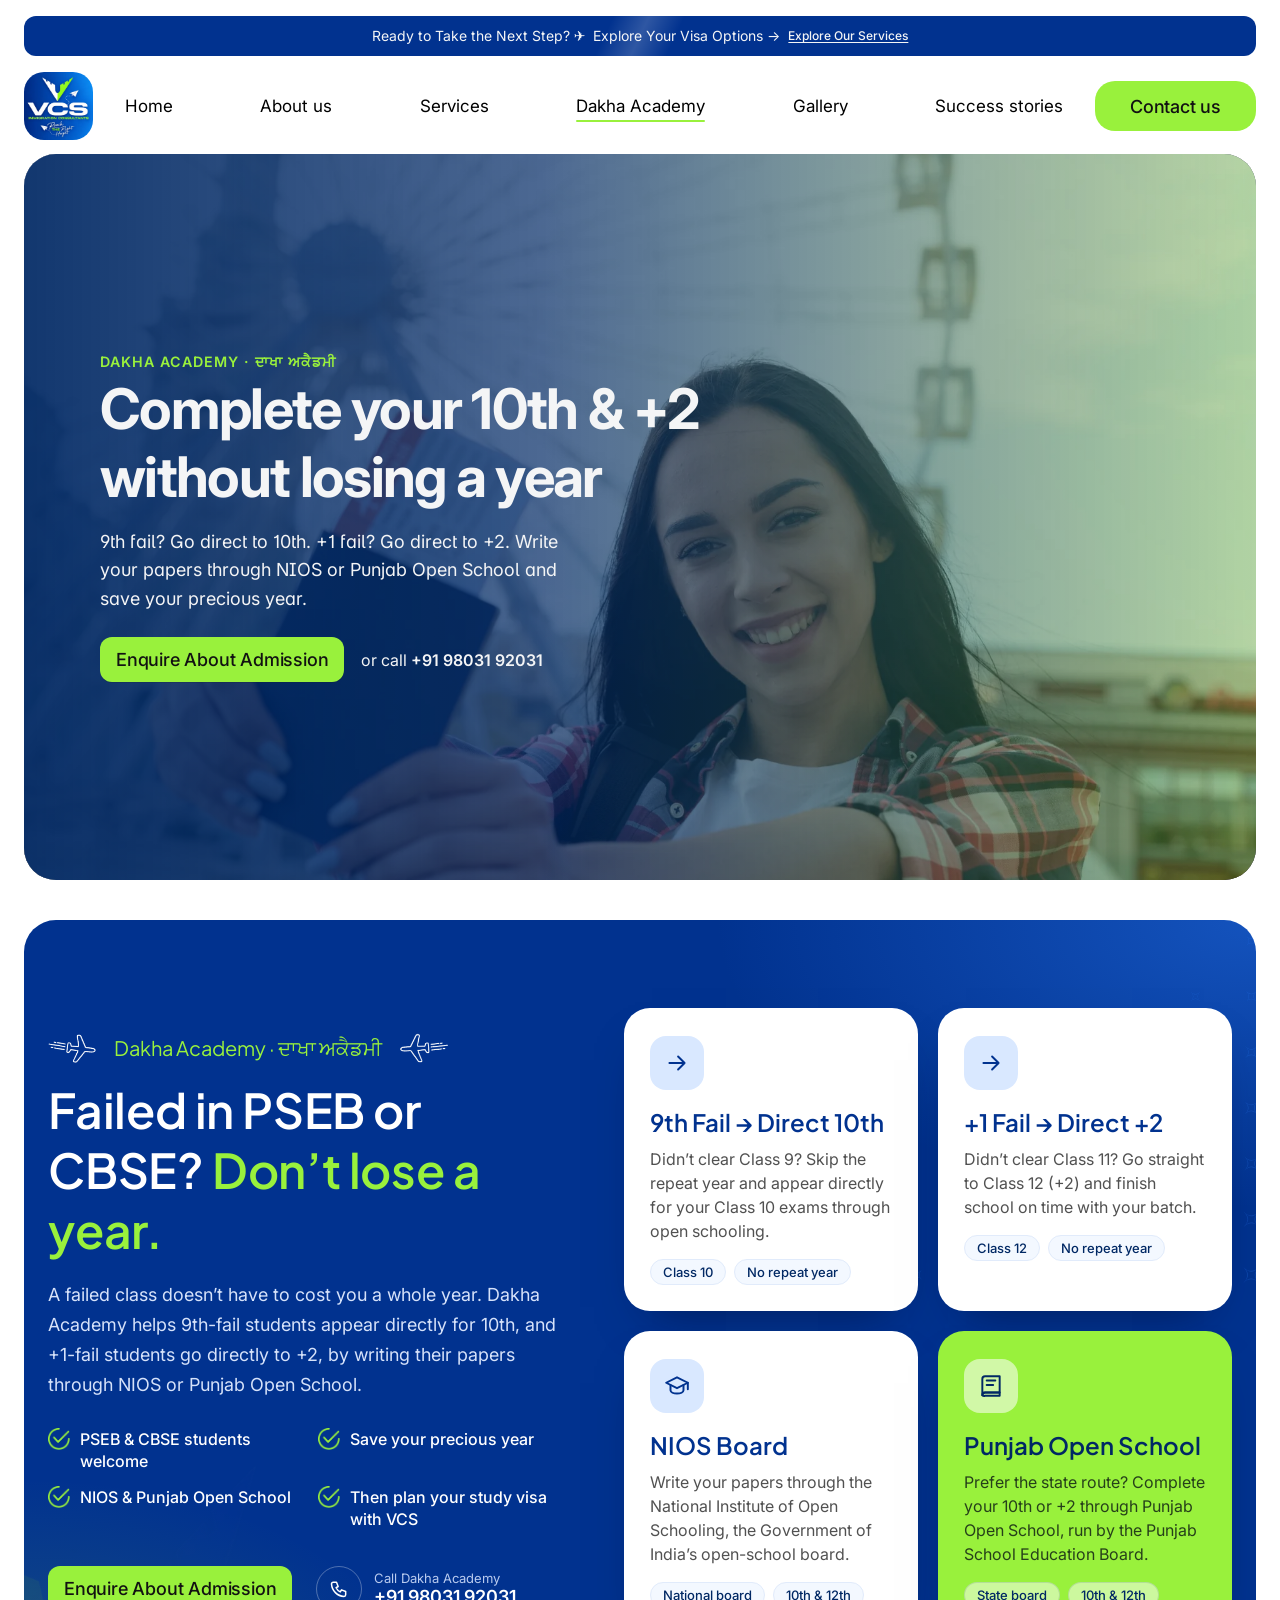
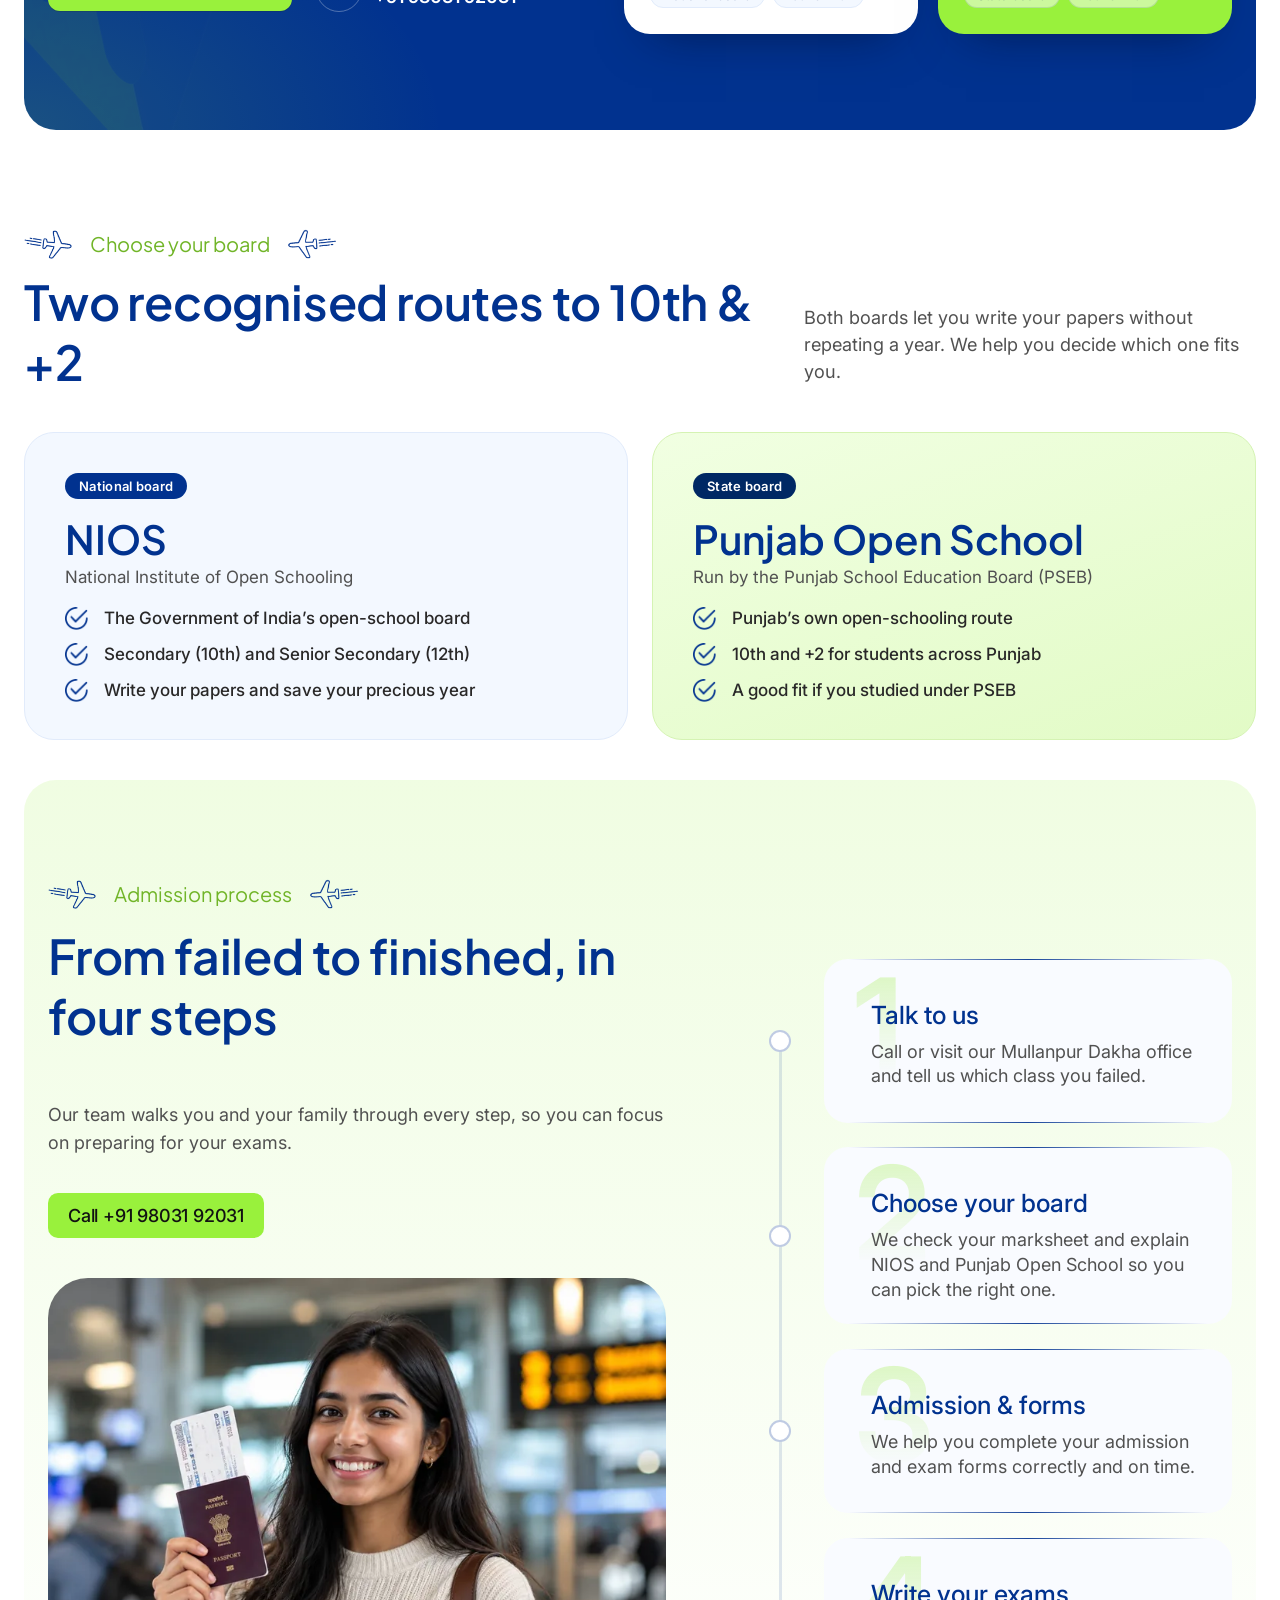
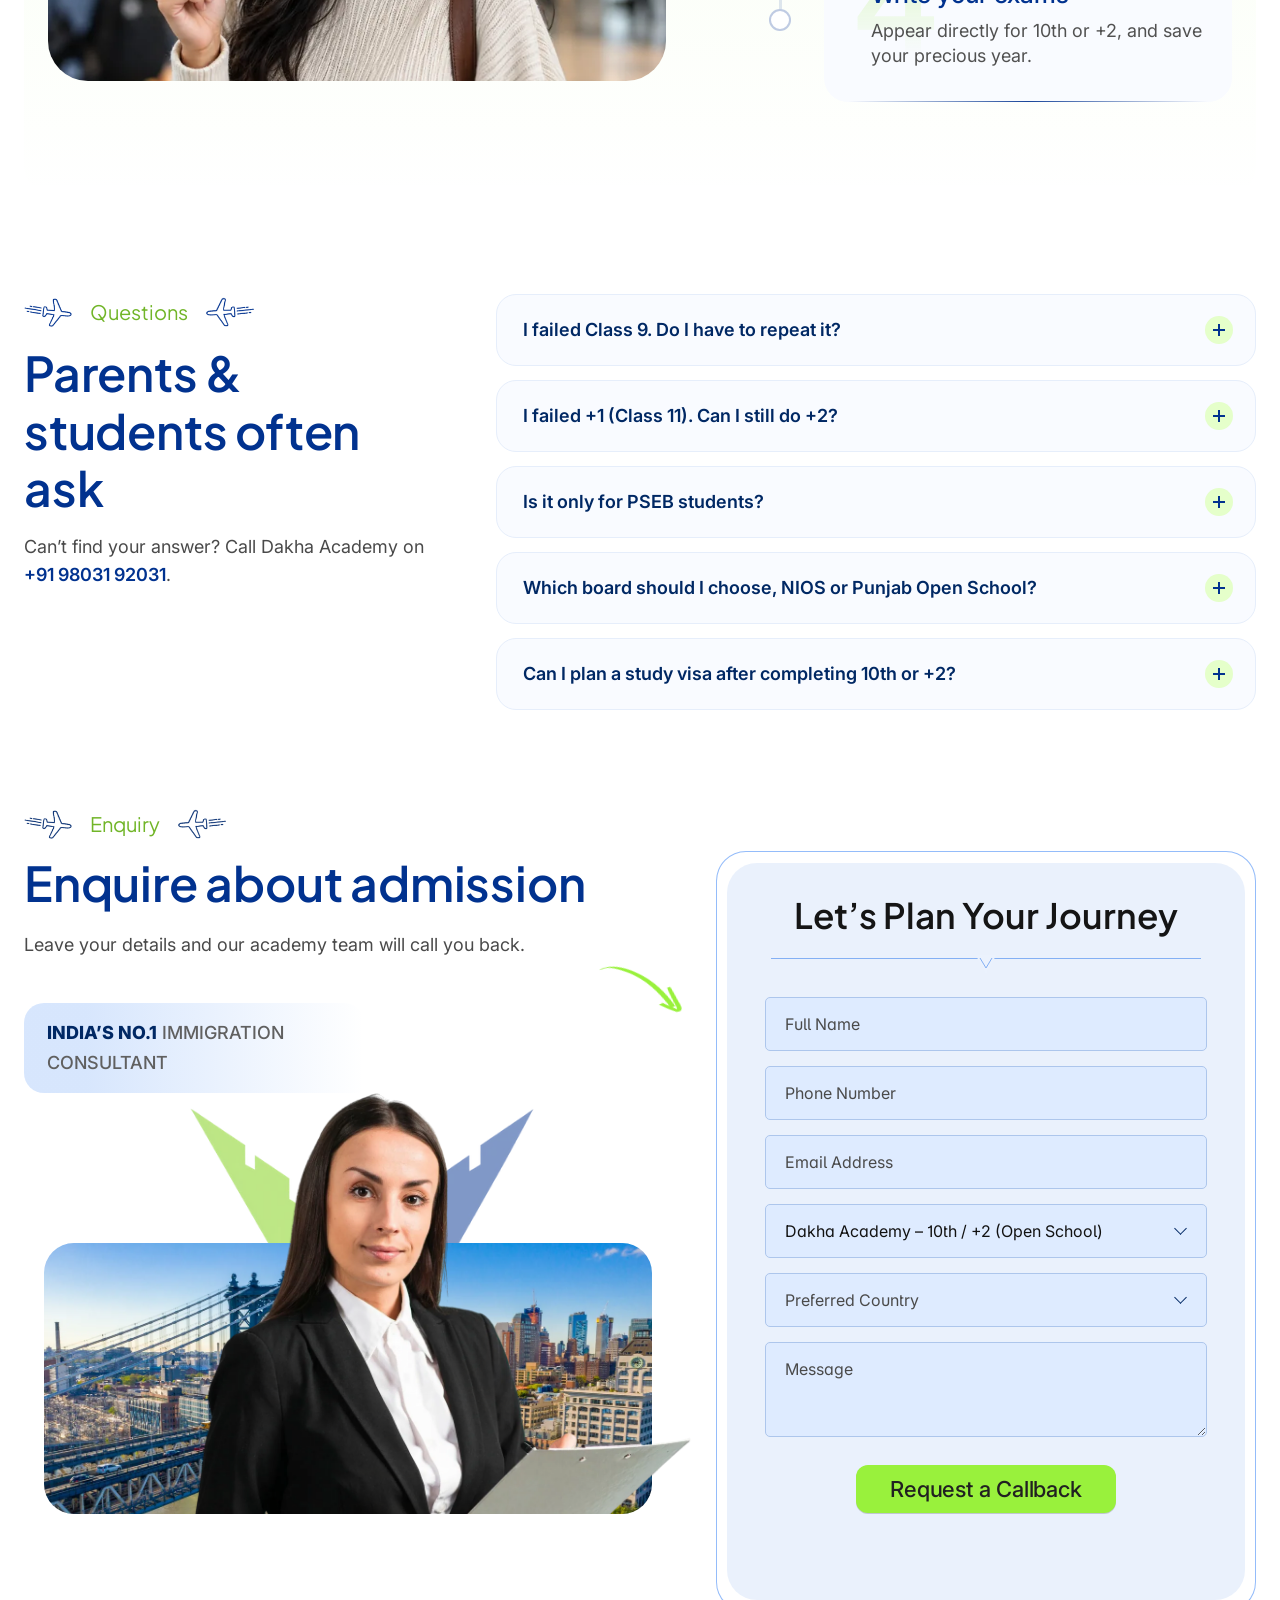
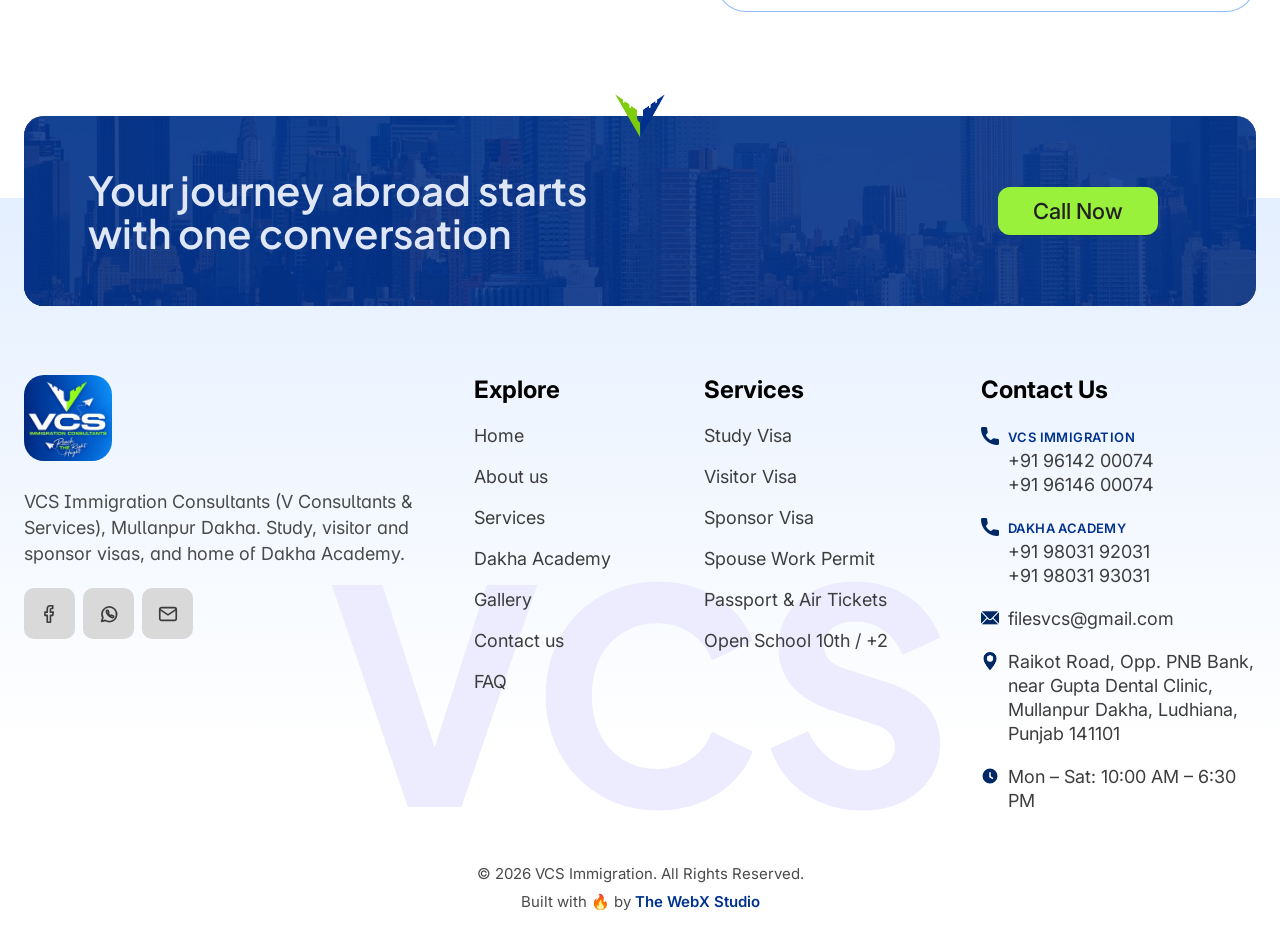
<file: academy.html>
<!DOCTYPE html>
<html lang="en">
<head>
  <meta charset="UTF-8" />
  <meta name="viewport" content="width=device-width, initial-scale=1.0" />
  <title>Dakha Academy | 9th Fail Direct 10th, +1 Fail Direct +2</title>
  <meta name="description" content="Dakha Academy, Mullanpur Dakha: failed in PSEB or CBSE? 9th fail direct 10th and +1 fail direct +2 through NIOS and Punjab Open School. Save your year." />
  <script type="application/ld+json">
  {
    "@context": "https://schema.org",
    "@type": "ProfessionalService",
    "name": "VCS Immigration Consultants",
    "description": "Study, visitor, sponsor and spouse visa consultancy with passport, air ticket and hotel booking services. Home of Dakha Academy for open-schooling 10th and 12th (NIOS & Punjab Open School).",
    "telephone": ["+91-96142-00074", "+91-96146-00074", "+91-98031-93031", "+91-98031-92031"],
    "email": "filesvcs@gmail.com",
    "address": {
      "@type": "PostalAddress",
      "streetAddress": "Raikot Road, Opp. PNB Bank, near Gupta Dental Clinic",
      "addressLocality": "Mullanpur Dakha, Ludhiana",
      "addressRegion": "Punjab",
      "postalCode": "141101",
      "addressCountry": "IN"
    },
    "openingHours": "Mo-Sa 10:00-18:30",
    "sameAs": ["https://www.facebook.com/dakhavikaas"]
  }
  </script>
  <link rel="icon" type="image/webp" href="assets/img/logo.webp" />
  <link rel="preconnect" href="https://fonts.googleapis.com" />
  <link rel="preconnect" href="https://fonts.gstatic.com" crossorigin />
  <link href="https://fonts.googleapis.com/css2?family=Inter:wght@400;500;600;700;800&family=Plus+Jakarta+Sans:wght@400;600;800&display=swap" rel="stylesheet" />
  <link rel="stylesheet" href="css/style.css" />
</head>
<body>

  <!-- ========== Announcement bar ========== -->
  <div class="topbar">
    <p>
      <span>Ready to Take the Next Step? ✈️&nbsp; Explore Your Visa Options →</span>
      <a href="services.html">Explore Our Services</a>
    </p>
  </div>

  <!-- ========== Header ========== -->
  <header class="header" id="top">
    <div class="container header__inner">
      <a href="index.html" class="header__logo" aria-label="VCS Immigration Consultants home">
        <img src="assets/img/logo.webp" alt="VCS Immigration Consultants" width="69" height="68" />
      </a>
      <nav class="nav" id="nav" aria-label="Main">
        <ul class="nav__list">
          <li><a href="index.html">Home</a></li>
          <li><a href="about.html">About us</a></li>
          <li><a href="services.html">Services</a></li>
          <li><a href="academy.html" aria-current="page">Dakha Academy</a></li>
          <li><a href="index.html#gallery">Gallery</a></li>
          <li><a href="index.html#testimonials">Success stories</a></li>
        </ul>
        <div class="nav__extra">
          <a href="contact.html" class="btn btn--pill nav__cta-mobile">Contact us</a>
          <div class="nav__quick">
            <a href="tel:+919614200074"><svg viewBox="0 0 24 24"><path d="M5 4h4l2 5-2.5 1.5a11 11 0 0 0 5 5L15 13l5 2v4a2 2 0 0 1-2 2A16 16 0 0 1 3 6a2 2 0 0 1 2-2"/></svg>Call</a>
            <a href="https://wa.me/919803193031" target="_blank" rel="noopener"><svg viewBox="0 0 24 24"><path d="M4 20l1.3-3.9A8 8 0 1 1 8 19z"/><path d="M9.2 8.6c.2-.5.5-.6.8-.6h.5c.2 0 .4.1.5.4l.7 1.6c.1.3 0 .5-.1.7l-.5.6c.6 1.1 1.5 2 2.6 2.6l.6-.5c.2-.2.5-.2.7-.1l1.6.7c.3.1.4.3.4.5v.5c0 .3-.1.6-.6.8-1.7.8-6.1-2.2-7.2-5.6z"/></svg>WhatsApp</a>
            <a href="mailto:filesvcs@gmail.com"><svg viewBox="0 0 24 24"><rect x="3" y="5" width="18" height="14" rx="2"/><path d="M3 7l9 6 9-6"/></svg>Email</a>
          </div>
          <p class="nav__addr">Raikot Road, Mullanpur Dakha, Ludhiana</p>
        </div>
      </nav>
      <a href="contact.html" class="btn btn--pill header__cta">Contact us</a>
      <button class="burger" id="burger" aria-label="Open menu" aria-expanded="false" aria-controls="nav">
        <span></span><span></span><span></span>
      </button>
    </div>
  </header>

  <main>
    <!-- ========== Page hero (same structure & size as the home hero) ========== -->
    <section class="hero hero--academy">
      <div class="hero__panel">
        <img class="hero__bg" src="assets/img/hero-academy.webp" alt="" />
        <div class="hero__content">
          <p class="hero__overline reveal">Dakha Academy · ਦਾਖਾ ਅਕੈਡਮੀ</p>
          <h1 class="hero__title reveal">Complete your 10th &amp; +2 without losing a year</h1>
          <p class="hero__text reveal">9th fail? Go direct to 10th. +1 fail? Go direct to +2. Write your papers through NIOS or Punjab Open School and save your precious year.</p>
          <div class="hero__actions reveal">
            <a href="#enquiry" class="btn" data-service="Dakha Academy – 10th / +2 (Open School)">Enquire About Admission</a>
            <a href="tel:+919803192031" class="hero__call">or call <strong>+91 98031 92031</strong></a>
          </div>
        </div>
      </div>
    </section>

    <!-- ========== Academy overview ========== -->
    <section class="panel panel--academy panel--academy-page" id="academy">
      <img class="deco deco--sparkles-academy" src="assets/icons/sparkles.svg" alt="" />
      <img class="deco deco--vmark-academy" src="assets/img/v-mark.webp" alt="" />
      <div class="container academy">
        <div class="academy__intro">
          <p class="eyebrow eyebrow--light reveal"><i class="plane plane--light"></i>Dakha Academy · ਦਾਖਾ ਅਕੈਡਮੀ<i class="plane plane--light plane--flip"></i></p>
          <h2 class="h2 academy__title reveal">Failed in PSEB or CBSE? <span>Don’t lose a year.</span></h2>
          <p class="academy__text reveal">A failed class doesn’t have to cost you a whole year. Dakha Academy helps 9th-fail students appear directly for 10th, and +1-fail students go directly to +2, by writing their papers through NIOS or Punjab Open School.</p>
          <ul class="academy__perks reveal">
            <li>PSEB &amp; CBSE students welcome</li>
            <li>Save your precious year</li>
            <li>NIOS &amp; Punjab Open School</li>
            <li>Then plan your study visa with VCS</li>
          </ul>
          <div class="academy__actions reveal">
            <a href="#enquiry" class="btn" data-service="Dakha Academy – 10th / +2 (Open School)">Enquire About Admission</a>
            <a href="tel:+919803192031" class="academy__call">
              <span class="academy__call-ico"><svg viewBox="0 0 24 24"><path d="M5 4h4l2 5-2.5 1.5a11 11 0 0 0 5 5L15 13l5 2v4a2 2 0 0 1-2 2A16 16 0 0 1 3 6a2 2 0 0 1 2-2"/></svg></span>
              <span><small>Call Dakha Academy</small>+91 98031 92031</span>
            </a>
          </div>
        </div>

        <div class="courses">
          <article class="course reveal">
            <span class="course__ico"><svg viewBox="0 0 24 24"><path d="M5 12h14M13 6l6 6-6 6"/></svg></span>
            <h3>9th Fail → Direct 10th</h3>
            <p>Didn’t clear Class 9? Skip the repeat year and appear directly for your Class 10 exams through open schooling.</p>
            <ul class="course__tags"><li>Class 10</li><li>No repeat year</li></ul>
          </article>
          <article class="course reveal">
            <span class="course__ico"><svg viewBox="0 0 24 24"><path d="M5 12h14M13 6l6 6-6 6"/></svg></span>
            <h3>+1 Fail → Direct +2</h3>
            <p>Didn’t clear Class 11? Go straight to Class 12 (+2) and finish school on time with your batch.</p>
            <ul class="course__tags"><li>Class 12</li><li>No repeat year</li></ul>
          </article>
          <article class="course reveal">
            <span class="course__ico"><svg viewBox="0 0 24 24"><path d="M2 9l10-5 10 5-10 5z"/><path d="M6 11v5c0 1.7 2.7 3 6 3s6-1.3 6-3v-5M22 9v6"/></svg></span>
            <h3>NIOS Board</h3>
            <p>Write your papers through the National Institute of Open Schooling, the Government of India’s open-school board.</p>
            <ul class="course__tags"><li>National board</li><li>10th &amp; 12th</li></ul>
          </article>
          <article class="course course--highlight reveal">
            <span class="course__ico"><svg viewBox="0 0 24 24"><path d="M4 5.5A2.5 2.5 0 0 1 6.5 3H20v15H6.5A2.5 2.5 0 0 0 4 20.5z"/><path d="M4 20.5A2.5 2.5 0 0 1 6.5 18H20v3H6.5A2.5 2.5 0 0 1 4 20.5M8 7h8M8 11h6"/></svg></span>
            <h3>Punjab Open School</h3>
            <p>Prefer the state route? Complete your 10th or +2 through Punjab Open School, run by the Punjab School Education Board.</p>
            <ul class="course__tags"><li>State board</li><li>10th &amp; 12th</li></ul>
          </article>
        </div>
      </div>
    </section>

    <!-- ========== Boards ========== -->
    <section class="container boards-wrap">
      <div class="section-head section-head--split">
        <div>
          <p class="eyebrow reveal"><i class="plane plane--blue"></i>Choose your board<i class="plane plane--blue plane--flip"></i></p>
          <h2 class="h2 reveal">Two recognised routes to 10th &amp; +2</h2>
        </div>
        <p class="section-head__aside reveal">Both boards let you write your papers without repeating a year. We help you decide which one fits you.</p>
      </div>
      <div class="boards">
        <article class="board reveal">
          <span class="board__tag">National board</span>
          <h3>NIOS</h3>
          <p class="board__full">National Institute of Open Schooling</p>
          <ul class="checklist checklist--compact">
            <li>The Government of India’s open-school board</li>
            <li>Secondary (10th) and Senior Secondary (12th)</li>
            <li>Write your papers and save your precious year</li>
          </ul>
        </article>
        <article class="board board--green reveal">
          <span class="board__tag">State board</span>
          <h3>Punjab Open School</h3>
          <p class="board__full">Run by the Punjab School Education Board (PSEB)</p>
          <ul class="checklist checklist--compact">
            <li>Punjab’s own open-schooling route</li>
            <li>10th and +2 for students across Punjab</li>
            <li>A good fit if you studied under PSEB</li>
          </ul>
        </article>
      </div>
    </section>

    <!-- ========== Admission process ========== -->
    <section class="panel panel--green panel--how">
      <div class="how container">
        <div class="how__intro">
          <p class="eyebrow reveal"><i class="plane plane--blue"></i>Admission process<i class="plane plane--blue plane--flip"></i></p>
          <h2 class="h2 reveal">From failed to finished, in four steps</h2>
          <span class="how__rule reveal"></span>
          <p class="how__text reveal">Our team walks you and your family through every step, so you can focus on preparing for your exams.</p>
          <a href="tel:+919803192031" class="btn btn--sm reveal">Call +91 98031 92031</a>
          <div class="how__media how__media--img reveal">
            <img src="assets/img/gallery-1.webp" alt="Smiling student" loading="lazy" />
          </div>
        </div>

        <ol class="steps" id="steps">
          <li class="steps__rail" aria-hidden="true"><span class="steps__fill"></span></li>
          <li class="step reveal">
            <span class="step__dot" aria-hidden="true"></span>
            <span class="step__num">1</span>
            <h3>Talk to us</h3>
            <p>Call or visit our Mullanpur Dakha office and tell us which class you failed.</p>
          </li>
          <li class="step reveal">
            <span class="step__dot" aria-hidden="true"></span>
            <span class="step__num">2</span>
            <h3>Choose your board</h3>
            <p>We check your marksheet and explain NIOS and Punjab Open School so you can pick the right one.</p>
          </li>
          <li class="step reveal">
            <span class="step__dot" aria-hidden="true"></span>
            <span class="step__num">3</span>
            <h3>Admission &amp; forms</h3>
            <p>We help you complete your admission and exam forms correctly and on time.</p>
          </li>
          <li class="step reveal">
            <span class="step__dot" aria-hidden="true"></span>
            <span class="step__num">4</span>
            <h3>Write your exams</h3>
            <p>Appear directly for 10th or +2, and save your precious year.</p>
          </li>
        </ol>
      </div>
    </section>

    <!-- ========== Academy FAQ ========== -->
    <section class="container faq-wrap">
      <div class="faq__head">
        <p class="eyebrow reveal"><i class="plane plane--blue"></i>Questions<i class="plane plane--blue plane--flip"></i></p>
        <h2 class="h2 reveal">Parents &amp; students often ask</h2>
        <p class="section-head__sub reveal">Can’t find your answer? Call Dakha Academy on <a href="tel:+919803192031">+91 98031 92031</a>.</p>
      </div>
      <div class="faq">
          <details class="faq__item reveal">
            <summary>I failed Class 9. Do I have to repeat it?</summary>
            <p>Not necessarily. Through open schooling you can appear directly for Class 10 instead of repeating Class 9. Call us to check the current admission dates.</p>
          </details>
          <details class="faq__item reveal">
            <summary>I failed +1 (Class 11). Can I still do +2?</summary>
            <p>Yes. Dakha Academy helps +1-fail students go directly to +2 through NIOS or Punjab Open School.</p>
          </details>
          <details class="faq__item reveal">
            <summary>Is it only for PSEB students?</summary>
            <p>No. Students from both PSEB and CBSE are welcome.</p>
          </details>
          <details class="faq__item reveal">
            <summary>Which board should I choose, NIOS or Punjab Open School?</summary>
            <p>It depends on your situation. We explain both options and help you choose the one that suits you best.</p>
          </details>
          <details class="faq__item reveal">
            <summary>Can I plan a study visa after completing 10th or +2?</summary>
            <p>Once you’ve completed your qualification, our VCS team can guide you on study options abroad and what each country requires.</p>
          </details>
      </div>
    </section>

    <!-- ========== Enquiry ========== -->
    <section class="enquiry container" id="enquiry">
      <img class="deco deco--sparkles-form" src="assets/icons/sparkles.svg" alt="" />
      <div class="enquiry__left">
        <p class="eyebrow reveal"><i class="plane"></i>Enquiry<i class="plane plane--flip"></i></p>
        <h2 class="h2 enquiry__title reveal">Enquire about admission</h2>
        <p class="enquiry__sub reveal">Leave your details and our academy team will call you back.</p>

        <div class="enquiry__visual reveal">
          <div class="badge"><strong>INDIA’S NO.1</strong> IMMIGRATION CONSULTANT</div>
          <img class="enquiry__vmark" src="assets/img/v-mark.webp" alt="" />
          <div class="enquiry__city"><img src="assets/img/city-bridge.webp" alt="" loading="lazy" /></div>
          <img class="enquiry__person" src="assets/img/consultant.webp" alt="Consultant holding a clipboard" loading="lazy" />
          <i class="enquiry__swoosh"></i>
        </div>
      </div>

      <div class="form-card reveal">
        <form class="form" id="enquiryForm" novalidate>
          <h3 class="form__title">Let’s Plan Your Journey</h3>
          <img class="form__divider" src="assets/icons/form-divider.svg" alt="" />
          <label class="field">
            <span class="sr-only">Full Name</span>
            <input type="text" name="name" placeholder="Full Name" autocomplete="name" required />
          </label>
          <label class="field">
            <span class="sr-only">Phone Number</span>
            <input type="tel" name="phone" placeholder="Phone Number" autocomplete="tel" required pattern="[0-9+\-\s()]{7,}" />
          </label>
          <label class="field">
            <span class="sr-only">Email Address</span>
            <input type="email" name="email" placeholder="Email Address" autocomplete="email" required />
          </label>
          <label class="field field--select">
            <span class="sr-only">Service Interested In</span>
            <select name="service" required>
              <option value="" disabled>Service Interested In</option>
              <option>Study Visa</option>
              <option>Visitor / Tourist Visa</option>
              <option>Sponsor Visa</option>
              <option>Spouse Work Permit</option>
              <option>Europe Study Visa</option>
              <option>Passport Apply</option>
              <option>Air Ticket / Hotel Booking</option>
              <option selected>Dakha Academy – 10th / +2 (Open School)</option>
            </select>
          </label>
          <label class="field field--select">
            <span class="sr-only">Preferred Country</span>
            <select name="country" required>
              <option value="" selected disabled>Preferred Country</option>
              <option>Canada</option>
              <option>United Kingdom</option>
              <option>Australia</option>
              <option>United States</option>
              <option>Europe</option>
              <option>Not sure yet</option>
            </select>
          </label>
          <label class="field">
            <span class="sr-only">Message</span>
            <textarea name="message" rows="3" placeholder="Message"></textarea>
          </label>
          <button type="submit" class="btn btn--lg">Request a Callback</button>
          <p class="form__status" id="formStatus" role="status" aria-live="polite"></p>
        </form>
      </div>
    </section>

    <!-- ========== CTA ========== -->
    <section class="cta-wrap">
      <div class="container">
        <div class="cta reveal">
          <img class="cta__mark" src="assets/img/v-mark.webp" alt="" />
          <img class="cta__bg" src="assets/img/cta-city.webp" alt="" loading="lazy" />
          <h2>Your journey abroad starts with one conversation</h2>
          <a href="tel:+919803193031" class="btn btn--lg">Call Now</a>
        </div>
      </div>
    </section>
  </main>

  <!-- ========== Footer ========== -->
  <footer class="footer">
    <span class="footer__watermark" aria-hidden="true">VCS</span>
    <div class="container footer__grid">
      <div class="footer__brand">
        <img src="assets/img/logo.webp" alt="VCS Immigration Consultants" width="88" height="86" />
        <p>VCS Immigration Consultants (V Consultants &amp; Services), Mullanpur Dakha. Study, visitor and sponsor visas, and home of Dakha Academy.</p>
        <div class="social">
          <a href="https://www.facebook.com/dakhavikaas" target="_blank" rel="noopener" aria-label="VCS on Facebook"><svg viewBox="0 0 24 24"><path d="M15 3h-2.5A3.5 3.5 0 0 0 9 6.5V10H6.5v3.5H9V21h3.5v-7.5H15l.5-3.5h-3V7a1 1 0 0 1 1-1H15z"/></svg></a>
          <a href="https://wa.me/919803193031" target="_blank" rel="noopener" aria-label="Chat on WhatsApp"><svg viewBox="0 0 24 24"><path d="M4 20l1.3-3.9A8 8 0 1 1 8 19z"/><path d="M9.2 8.6c.2-.5.5-.6.8-.6h.5c.2 0 .4.1.5.4l.7 1.6c.1.3 0 .5-.1.7l-.5.6c.6 1.1 1.5 2 2.6 2.6l.6-.5c.2-.2.5-.2.7-.1l1.6.7c.3.1.4.3.4.5v.5c0 .3-.1.6-.6.8-1.7.8-6.1-2.2-7.2-5.6z"/></svg></a>
          <a href="mailto:filesvcs@gmail.com" aria-label="Email VCS"><svg viewBox="0 0 24 24"><rect x="3" y="5" width="18" height="14" rx="2"/><path d="M3 7l9 6 9-6"/></svg></a>
        </div>
      </div>
      <div class="footer__col">
        <h4>Explore</h4>
        <ul>
          <li><a href="index.html">Home</a></li>
          <li><a href="about.html">About us</a></li>
          <li><a href="services.html">Services</a></li>
          <li><a href="academy.html">Dakha Academy</a></li>
          <li><a href="index.html#gallery">Gallery</a></li>
          <li><a href="contact.html">Contact us</a></li>
          <li><a href="contact.html#faq">FAQ</a></li>
        </ul>
      </div>
      <div class="footer__col">
        <h4>Services</h4>
        <ul>
          <li><a href="services.html#study">Study Visa</a></li>
          <li><a href="services.html#visitor">Visitor Visa</a></li>
          <li><a href="services.html#sponsor">Sponsor Visa</a></li>
          <li><a href="services.html#spouse">Spouse Work Permit</a></li>
          <li><a href="services.html#travel">Passport &amp; Air Tickets</a></li>
          <li><a href="academy.html">Open School 10th / +2</a></li>
        </ul>
      </div>
      <div class="footer__col footer__contact">
        <h4>Contact Us</h4>
        <ul>
          <li><i class="ico ico--phone"></i><span><small class="footer__label">VCS Immigration</small><a href="tel:+919614200074">+91 96142 00074</a><br /><a href="tel:+919614600074">+91 96146 00074</a></span></li>
          <li><i class="ico ico--phone"></i><span><small class="footer__label">Dakha Academy</small><a href="tel:+919803192031">+91 98031 92031</a><br /><a href="tel:+919803193031">+91 98031 93031</a></span></li>
          <li><i class="ico ico--mail"></i><a href="mailto:filesvcs@gmail.com">filesvcs@gmail.com</a></li>
          <li><i class="ico ico--pin"></i><a href="https://www.google.com/maps/search/?api=1&amp;query=VCS+Immigration+Consultants+Raikot+Road+Mullanpur+Dakha+141101" target="_blank" rel="noopener">Raikot Road, Opp. PNB Bank, near Gupta Dental Clinic, Mullanpur Dakha, Ludhiana, Punjab 141101</a></li>
          <li><i class="ico ico--clock"></i><span>Mon – Sat: 10:00 AM – 6:30 PM</span></li>
        </ul>
      </div>
    </div>
    <div class="footer__bottom">
      <p class="footer__copy">© <span id="year">2026</span> VCS Immigration. All Rights Reserved.</p>
      <p class="footer__credit">Built with <span class="footer__fire" role="img" aria-label="fire">🔥</span> by <a href="https://www.thewebxstudio.com/" target="_blank" rel="noopener">The WebX Studio</a></p>
    </div>
  </footer>

  <!-- ========== SVG sprite ========== -->
  <svg width="0" height="0" style="position:absolute" aria-hidden="true">
    <symbol id="arrow-up-right" viewBox="0 0 24 24">
      <path d="M6 18L18 6M9 6h9v9" fill="none" stroke="#99F13C" stroke-width="2.6" stroke-linecap="round" stroke-linejoin="round"/>
    </symbol>
    <symbol id="flag-germany" viewBox="0 0 60 60">
      <clipPath id="cg"><circle cx="30" cy="30" r="30"/></clipPath>
      <g clip-path="url(#cg)"><rect width="60" height="20" fill="#000"/><rect y="20" width="60" height="20" fill="#DD0000"/><rect y="40" width="60" height="20" fill="#FFCE00"/></g>
    </symbol>
    <symbol id="flag-canada" viewBox="0 0 60 60">
      <clipPath id="cc"><circle cx="30" cy="30" r="30"/></clipPath>
      <g clip-path="url(#cc)"><rect width="60" height="60" fill="#fff"/><rect width="15" height="60" fill="#D52B1E"/><rect x="45" width="15" height="60" fill="#D52B1E"/>
      <path d="M30 14l2.6 5 3-1.4-1 7.4 4.3-4.6 1 2.6 4.6-.9-1.6 4.9 2 1-7.3 6 .8 2.6-7.1-1.1.2 7.5h-3l.2-7.5-7.1 1.1.8-2.6-7.3-6 2-1-1.6-4.9 4.6.9 1-2.6 4.3 4.6-1-7.4 3 1.4z" fill="#D52B1E"/></g>
    </symbol>
    <symbol id="flag-usa" viewBox="0 0 60 60">
      <clipPath id="cu"><circle cx="30" cy="30" r="30"/></clipPath>
      <g clip-path="url(#cu)"><rect width="60" height="60" fill="#fff"/>
        <g fill="#B22234"><rect width="60" height="4.6"/><rect y="9.2" width="60" height="4.6"/><rect y="18.5" width="60" height="4.6"/><rect y="27.7" width="60" height="4.6"/><rect y="36.9" width="60" height="4.6"/><rect y="46.2" width="60" height="4.6"/><rect y="55.4" width="60" height="4.6"/></g>
        <rect width="28" height="32.3" fill="#3C3B6E"/>
        <g fill="#fff"><circle cx="5" cy="5" r="1.3"/><circle cx="12" cy="5" r="1.3"/><circle cx="19" cy="5" r="1.3"/><circle cx="8.5" cy="10.5" r="1.3"/><circle cx="15.5" cy="10.5" r="1.3"/><circle cx="22.5" cy="10.5" r="1.3"/><circle cx="5" cy="16" r="1.3"/><circle cx="12" cy="16" r="1.3"/><circle cx="19" cy="16" r="1.3"/><circle cx="8.5" cy="21.5" r="1.3"/><circle cx="15.5" cy="21.5" r="1.3"/><circle cx="22.5" cy="21.5" r="1.3"/><circle cx="5" cy="27" r="1.3"/><circle cx="12" cy="27" r="1.3"/><circle cx="19" cy="27" r="1.3"/></g>
      </g>
    </symbol>
  </svg>

  <script src="js/main.js" defer></script>
</body>
</html>
</file>
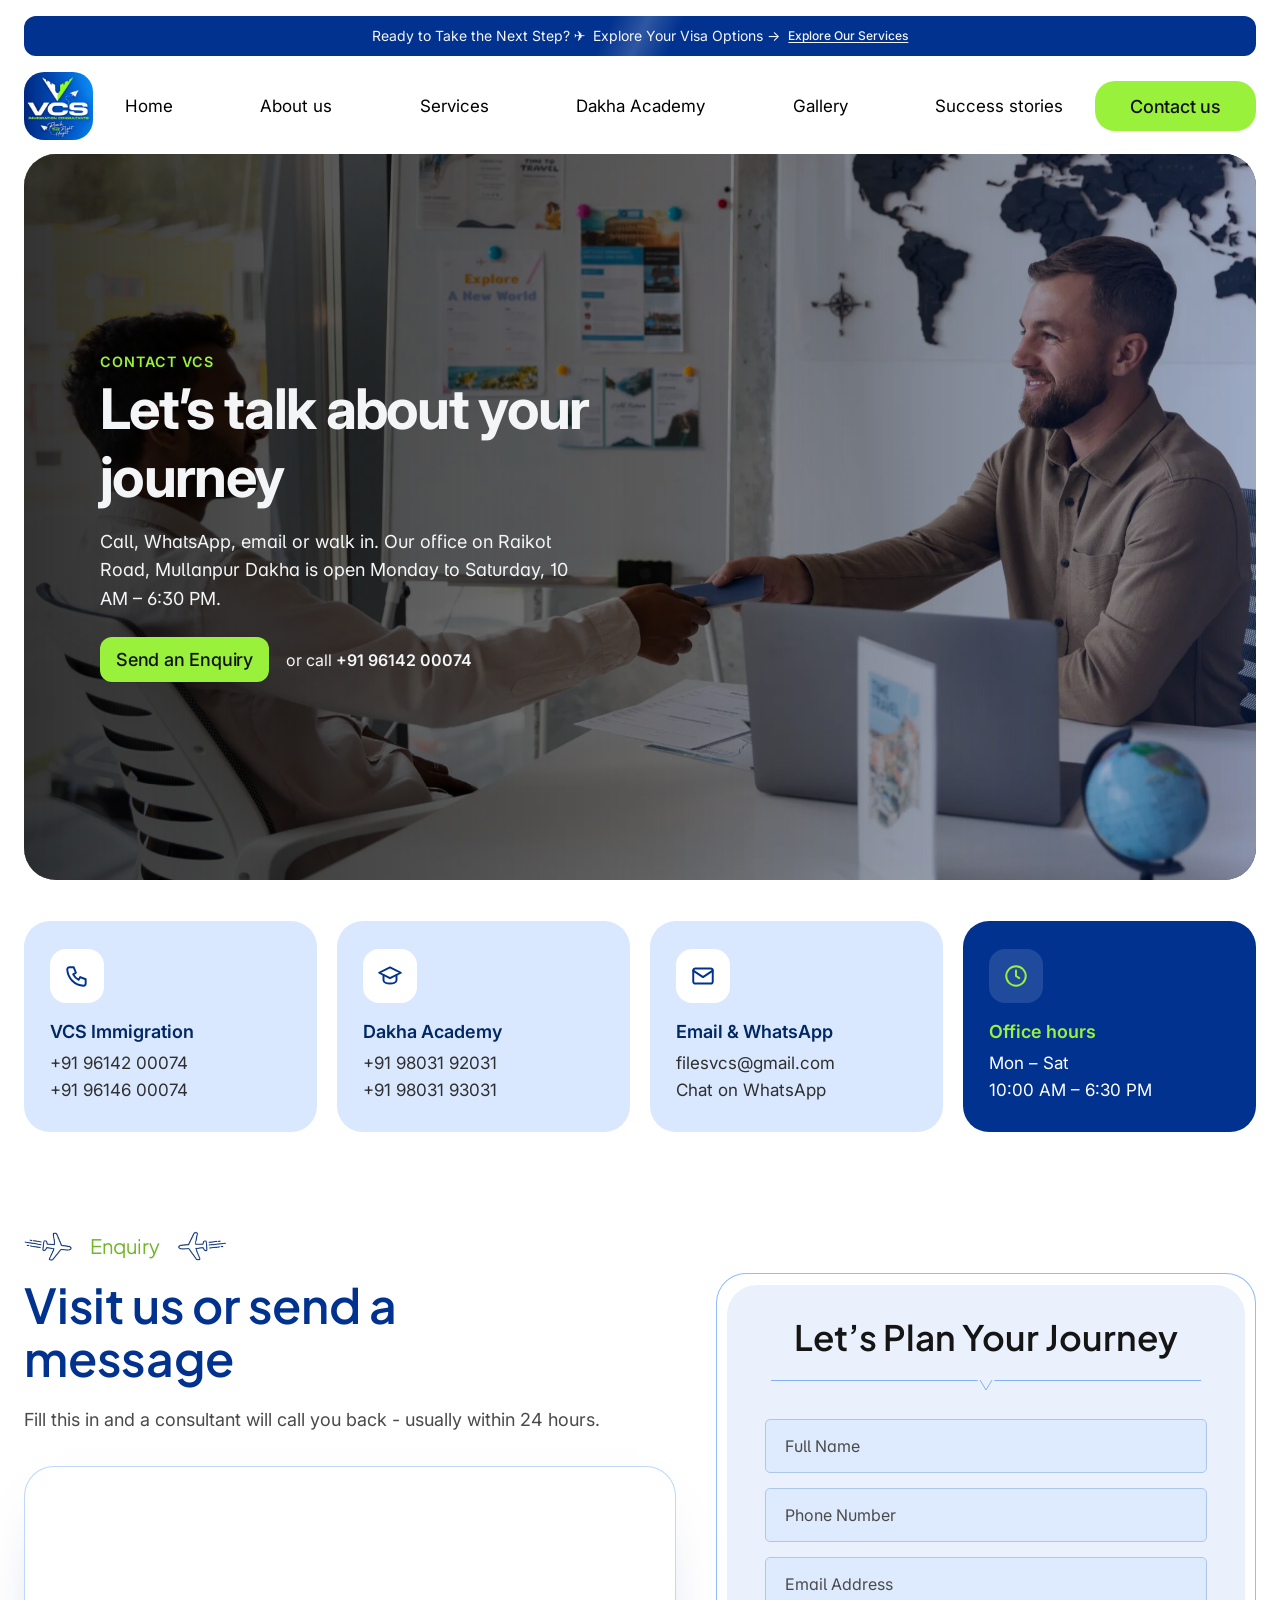
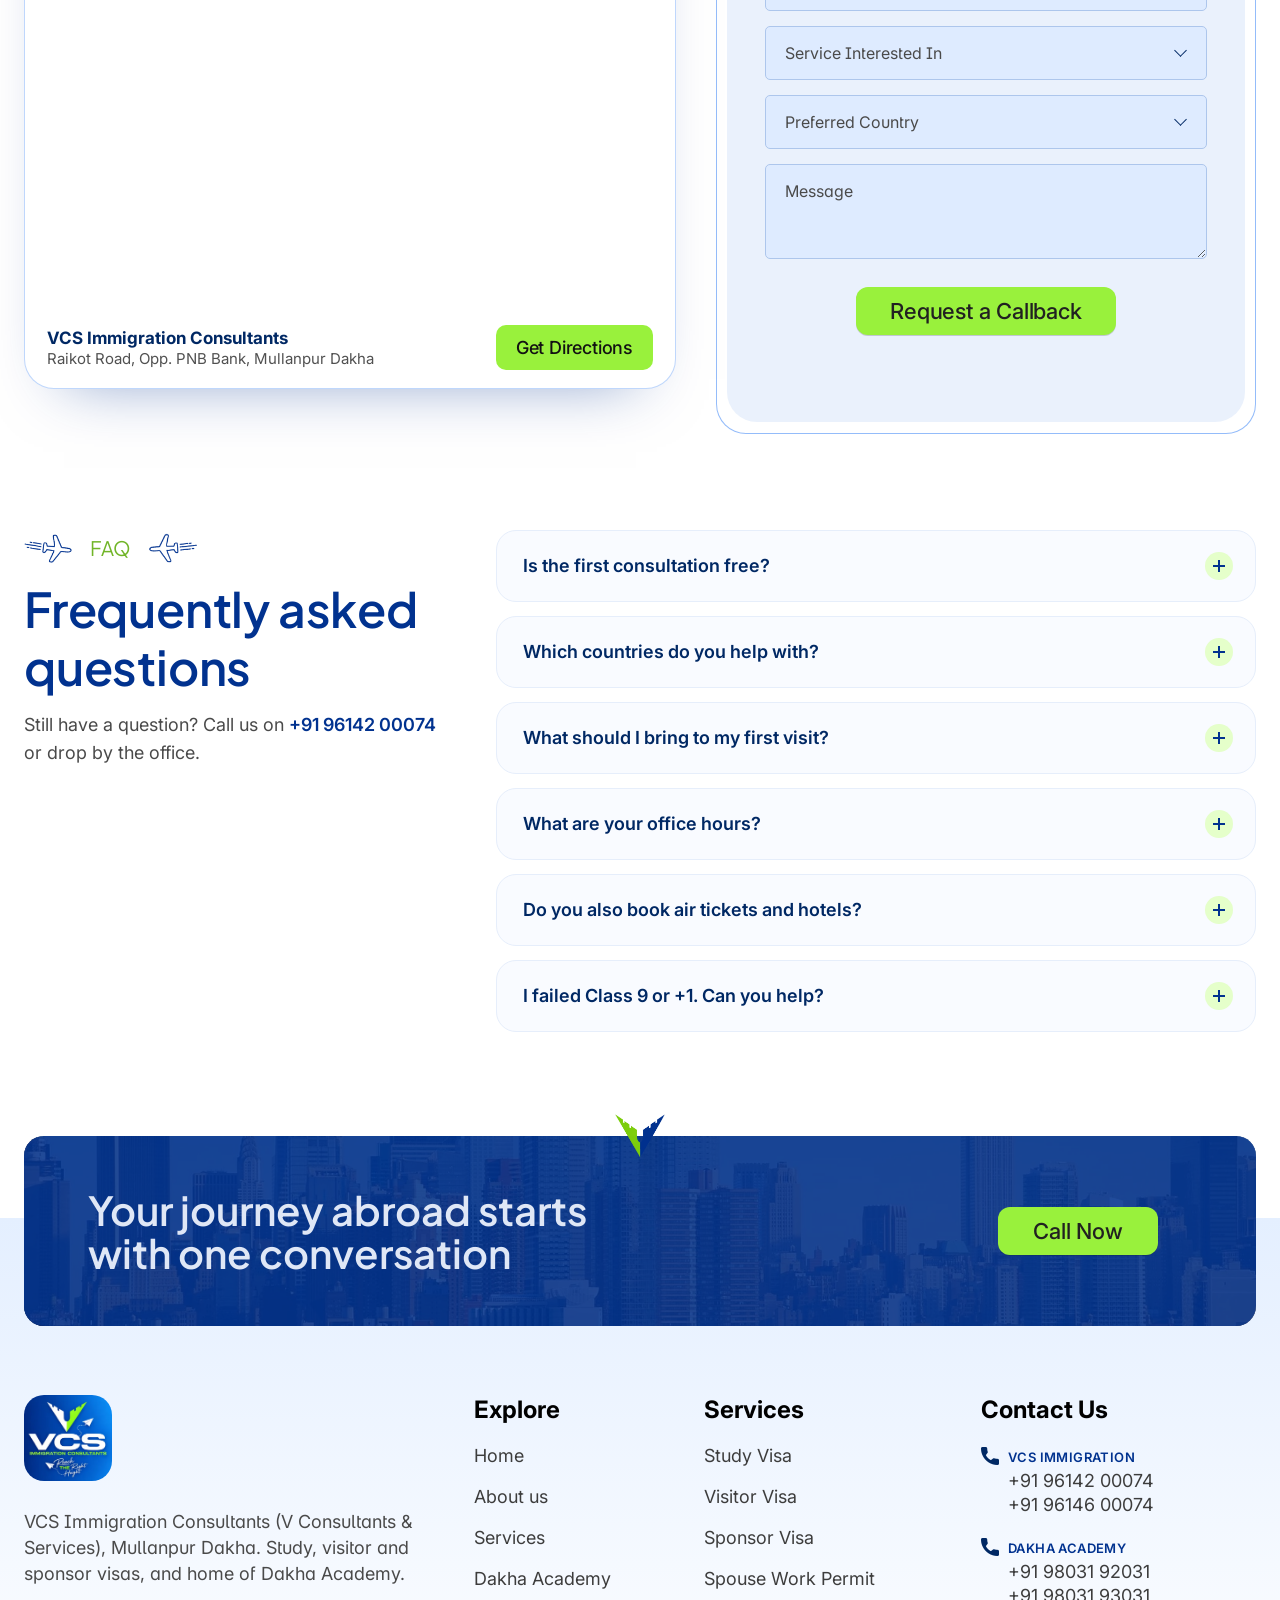
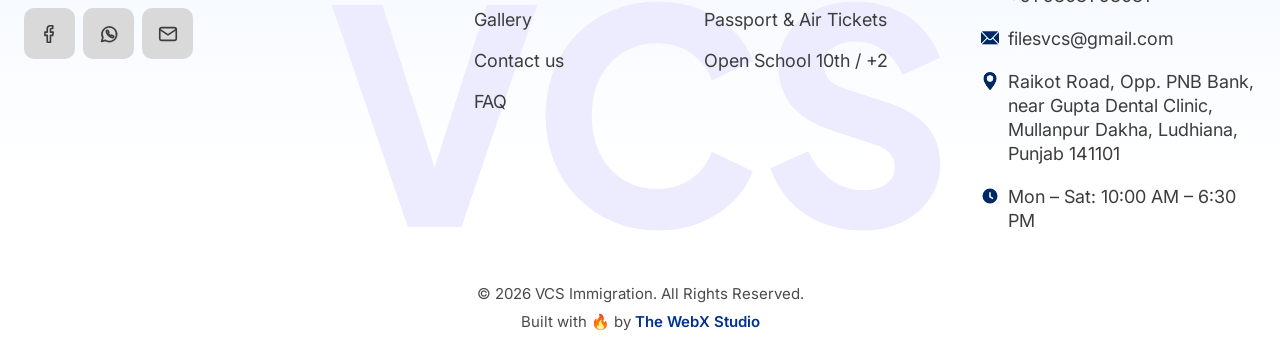
<file: contact.html>
<!DOCTYPE html>
<html lang="en">
<head>
  <meta charset="UTF-8" />
  <meta name="viewport" content="width=device-width, initial-scale=1.0" />
  <title>Contact Us | VCS Immigration Consultants, Mullanpur Dakha</title>
  <meta name="description" content="Contact VCS Immigration Consultants & Dakha Academy: Raikot Road, Opp. PNB Bank, Mullanpur Dakha. Call +91 96142 00074 or +91 98031 92031." />
  <script type="application/ld+json">
  {
    "@context": "https://schema.org",
    "@type": "ProfessionalService",
    "name": "VCS Immigration Consultants",
    "description": "Study, visitor, sponsor and spouse visa consultancy with passport, air ticket and hotel booking services. Home of Dakha Academy for open-schooling 10th and 12th (NIOS & Punjab Open School).",
    "telephone": ["+91-96142-00074", "+91-96146-00074", "+91-98031-93031", "+91-98031-92031"],
    "email": "filesvcs@gmail.com",
    "address": {
      "@type": "PostalAddress",
      "streetAddress": "Raikot Road, Opp. PNB Bank, near Gupta Dental Clinic",
      "addressLocality": "Mullanpur Dakha, Ludhiana",
      "addressRegion": "Punjab",
      "postalCode": "141101",
      "addressCountry": "IN"
    },
    "openingHours": "Mo-Sa 10:00-18:30",
    "sameAs": ["https://www.facebook.com/dakhavikaas"]
  }
  </script>
  <link rel="icon" type="image/webp" href="assets/img/logo.webp" />
  <link rel="preconnect" href="https://fonts.googleapis.com" />
  <link rel="preconnect" href="https://fonts.gstatic.com" crossorigin />
  <link href="https://fonts.googleapis.com/css2?family=Inter:wght@400;500;600;700;800&family=Plus+Jakarta+Sans:wght@400;600;800&display=swap" rel="stylesheet" />
  <link rel="stylesheet" href="css/style.css" />
</head>
<body>

  <!-- ========== Announcement bar ========== -->
  <div class="topbar">
    <p>
      <span>Ready to Take the Next Step? ✈️&nbsp; Explore Your Visa Options →</span>
      <a href="services.html">Explore Our Services</a>
    </p>
  </div>

  <!-- ========== Header ========== -->
  <header class="header" id="top">
    <div class="container header__inner">
      <a href="index.html" class="header__logo" aria-label="VCS Immigration Consultants home">
        <img src="assets/img/logo.webp" alt="VCS Immigration Consultants" width="69" height="68" />
      </a>
      <nav class="nav" id="nav" aria-label="Main">
        <ul class="nav__list">
          <li><a href="index.html">Home</a></li>
          <li><a href="about.html">About us</a></li>
          <li><a href="services.html">Services</a></li>
          <li><a href="academy.html">Dakha Academy</a></li>
          <li><a href="index.html#gallery">Gallery</a></li>
          <li><a href="index.html#testimonials">Success stories</a></li>
        </ul>
        <div class="nav__extra">
          <a href="contact.html" class="btn btn--pill nav__cta-mobile">Contact us</a>
          <div class="nav__quick">
            <a href="tel:+919614200074"><svg viewBox="0 0 24 24"><path d="M5 4h4l2 5-2.5 1.5a11 11 0 0 0 5 5L15 13l5 2v4a2 2 0 0 1-2 2A16 16 0 0 1 3 6a2 2 0 0 1 2-2"/></svg>Call</a>
            <a href="https://wa.me/919803193031" target="_blank" rel="noopener"><svg viewBox="0 0 24 24"><path d="M4 20l1.3-3.9A8 8 0 1 1 8 19z"/><path d="M9.2 8.6c.2-.5.5-.6.8-.6h.5c.2 0 .4.1.5.4l.7 1.6c.1.3 0 .5-.1.7l-.5.6c.6 1.1 1.5 2 2.6 2.6l.6-.5c.2-.2.5-.2.7-.1l1.6.7c.3.1.4.3.4.5v.5c0 .3-.1.6-.6.8-1.7.8-6.1-2.2-7.2-5.6z"/></svg>WhatsApp</a>
            <a href="mailto:filesvcs@gmail.com"><svg viewBox="0 0 24 24"><rect x="3" y="5" width="18" height="14" rx="2"/><path d="M3 7l9 6 9-6"/></svg>Email</a>
          </div>
          <p class="nav__addr">Raikot Road, Mullanpur Dakha, Ludhiana</p>
        </div>
      </nav>
      <a href="contact.html" class="btn btn--pill header__cta">Contact us</a>
      <button class="burger" id="burger" aria-label="Open menu" aria-expanded="false" aria-controls="nav">
        <span></span><span></span><span></span>
      </button>
    </div>
  </header>

  <main>
    <!-- ========== Page hero (same structure & size as the home hero) ========== -->
    <section class="hero hero--contact">
      <div class="hero__panel">
        <img class="hero__bg" src="assets/img/hero-contact.webp" alt="" />
        <div class="hero__content">
          <p class="hero__overline reveal">Contact VCS</p>
          <h1 class="hero__title reveal">Let’s talk about your journey</h1>
          <p class="hero__text reveal">Call, WhatsApp, email or walk in. Our office on Raikot Road, Mullanpur Dakha is open Monday to Saturday, 10 AM – 6:30 PM.</p>
          <div class="hero__actions reveal">
            <a href="#enquiry" class="btn">Send an Enquiry</a>
            <a href="tel:+919614200074" class="hero__call">or call <strong>+91 96142 00074</strong></a>
          </div>
        </div>
      </div>
    </section>

    <!-- ========== Contact cards ========== -->
    <section class="container contact-cards">
      <article class="contact-card reveal">
        <span class="course__ico"><svg viewBox="0 0 24 24"><path d="M5 4h4l2 5-2.5 1.5a11 11 0 0 0 5 5L15 13l5 2v4a2 2 0 0 1-2 2A16 16 0 0 1 3 6a2 2 0 0 1 2-2"/></svg></span>
        <h3>VCS Immigration</h3>
        <p><a href="tel:+919614200074">+91 96142 00074</a><br /><a href="tel:+919614600074">+91 96146 00074</a></p>
      </article>
      <article class="contact-card reveal">
        <span class="course__ico"><svg viewBox="0 0 24 24"><path d="M2 9l10-5 10 5-10 5z"/><path d="M6 11v5c0 1.7 2.7 3 6 3s6-1.3 6-3v-5"/></svg></span>
        <h3>Dakha Academy</h3>
        <p><a href="tel:+919803192031">+91 98031 92031</a><br /><a href="tel:+919803193031">+91 98031 93031</a></p>
      </article>
      <article class="contact-card reveal">
        <span class="course__ico"><svg viewBox="0 0 24 24"><rect x="3" y="5" width="18" height="14" rx="2"/><path d="M3 7l9 6 9-6"/></svg></span>
        <h3>Email &amp; WhatsApp</h3>
        <p><a href="mailto:filesvcs@gmail.com">filesvcs@gmail.com</a><br /><a href="https://wa.me/919803193031" target="_blank" rel="noopener">Chat on WhatsApp</a></p>
      </article>
      <article class="contact-card contact-card--dark reveal">
        <span class="course__ico"><svg viewBox="0 0 24 24"><circle cx="12" cy="12" r="9"/><path d="M12 7v5l3 2"/></svg></span>
        <h3>Office hours</h3>
        <p>Mon – Sat<br />10:00 AM – 6:30 PM</p>
      </article>
    </section>

    <!-- ========== Enquiry ========== -->
    <section class="enquiry container" id="enquiry">
      <img class="deco deco--sparkles-form" src="assets/icons/sparkles.svg" alt="" />
      <div class="enquiry__left">
        <p class="eyebrow reveal"><i class="plane"></i>Enquiry<i class="plane plane--flip"></i></p>
        <h2 class="h2 enquiry__title reveal">Visit us or send a message</h2>
        <p class="enquiry__sub reveal">Fill this in and a consultant will call you back - usually within 24 hours.</p>

        <div class="map-card reveal">
          <iframe title="VCS Immigration Consultants on Google Maps" src="https://www.google.com/maps?q=VCS+Immigration+Consultants+Raikot+Road+Opp+PNB+Bank+Mullanpur+Dakha+Punjab+141101&amp;output=embed" loading="lazy" referrerpolicy="no-referrer-when-downgrade" allowfullscreen></iframe>
          <div class="map-card__bar">
            <div>
              <strong>VCS Immigration Consultants</strong>
              <span>Raikot Road, Opp. PNB Bank, Mullanpur Dakha</span>
            </div>
            <a class="btn btn--sm" href="https://www.google.com/maps/search/?api=1&amp;query=VCS+Immigration+Consultants+Raikot+Road+Opp+PNB+Bank+Mullanpur+Dakha+Punjab+141101" target="_blank" rel="noopener">Get Directions</a>
          </div>
        </div>
      </div>

      <div class="form-card reveal">
        <form class="form" id="enquiryForm" novalidate>
          <h3 class="form__title">Let’s Plan Your Journey</h3>
          <img class="form__divider" src="assets/icons/form-divider.svg" alt="" />
          <label class="field">
            <span class="sr-only">Full Name</span>
            <input type="text" name="name" placeholder="Full Name" autocomplete="name" required />
          </label>
          <label class="field">
            <span class="sr-only">Phone Number</span>
            <input type="tel" name="phone" placeholder="Phone Number" autocomplete="tel" required pattern="[0-9+\-\s()]{7,}" />
          </label>
          <label class="field">
            <span class="sr-only">Email Address</span>
            <input type="email" name="email" placeholder="Email Address" autocomplete="email" required />
          </label>
          <label class="field field--select">
            <span class="sr-only">Service Interested In</span>
            <select name="service" required>
              <option value="" selected disabled>Service Interested In</option>
              <option>Study Visa</option>
              <option>Visitor / Tourist Visa</option>
              <option>Sponsor Visa</option>
              <option>Spouse Work Permit</option>
              <option>Europe Study Visa</option>
              <option>Passport Apply</option>
              <option>Air Ticket / Hotel Booking</option>
              <option>Dakha Academy – 10th / +2 (Open School)</option>
            </select>
          </label>
          <label class="field field--select">
            <span class="sr-only">Preferred Country</span>
            <select name="country" required>
              <option value="" selected disabled>Preferred Country</option>
              <option>Canada</option>
              <option>United Kingdom</option>
              <option>Australia</option>
              <option>United States</option>
              <option>Europe</option>
              <option>Not sure yet</option>
            </select>
          </label>
          <label class="field">
            <span class="sr-only">Message</span>
            <textarea name="message" rows="3" placeholder="Message"></textarea>
          </label>
          <button type="submit" class="btn btn--lg">Request a Callback</button>
          <p class="form__status" id="formStatus" role="status" aria-live="polite"></p>
        </form>
      </div>
    </section>

    <!-- ========== FAQ ========== -->
    <section class="container faq-wrap" id="faq">
      <div class="faq__head">
        <p class="eyebrow reveal"><i class="plane plane--blue"></i>FAQ<i class="plane plane--blue plane--flip"></i></p>
        <h2 class="h2 reveal">Frequently asked questions</h2>
        <p class="section-head__sub reveal">Still have a question? Call us on <a href="tel:+919614200074">+91 96142 00074</a> or drop by the office.</p>
      </div>
      <div class="faq">
          <details class="faq__item reveal">
            <summary>Is the first consultation free?</summary>
            <p>Yes, your first assessment is free. We’ll understand your goal and tell you which visa route suits you.</p>
          </details>
          <details class="faq__item reveal">
            <summary>Which countries do you help with?</summary>
            <p>We handle visas for the UK, Canada, Australia, the USA and Europe.</p>
          </details>
          <details class="faq__item reveal">
            <summary>What should I bring to my first visit?</summary>
            <p>Your passport (if you have one), your latest educational certificates and marksheets, and any English test results. We’ll give you a full checklist for your specific visa.</p>
          </details>
          <details class="faq__item reveal">
            <summary>What are your office hours?</summary>
            <p>Monday to Saturday, 10:00 AM to 6:30 PM. You can also call or WhatsApp us.</p>
          </details>
          <details class="faq__item reveal">
            <summary>Do you also book air tickets and hotels?</summary>
            <p>Yes. Along with visas, we help with passport applications, air tickets and hotel bookings.</p>
          </details>
          <details class="faq__item reveal">
            <summary>I failed Class 9 or +1. Can you help?</summary>
            <p>Yes, through Dakha Academy. See the <a href="academy.html">Dakha Academy page</a> or call +91 98031 92031.</p>
          </details>
      </div>
    </section>

    <!-- ========== CTA ========== -->
    <section class="cta-wrap">
      <div class="container">
        <div class="cta reveal">
          <img class="cta__mark" src="assets/img/v-mark.webp" alt="" />
          <img class="cta__bg" src="assets/img/cta-city.webp" alt="" loading="lazy" />
          <h2>Your journey abroad starts with one conversation</h2>
          <a href="tel:+919803193031" class="btn btn--lg">Call Now</a>
        </div>
      </div>
    </section>
  </main>

  <!-- ========== Footer ========== -->
  <footer class="footer">
    <span class="footer__watermark" aria-hidden="true">VCS</span>
    <div class="container footer__grid">
      <div class="footer__brand">
        <img src="assets/img/logo.webp" alt="VCS Immigration Consultants" width="88" height="86" />
        <p>VCS Immigration Consultants (V Consultants &amp; Services), Mullanpur Dakha. Study, visitor and sponsor visas, and home of Dakha Academy.</p>
        <div class="social">
          <a href="https://www.facebook.com/dakhavikaas" target="_blank" rel="noopener" aria-label="VCS on Facebook"><svg viewBox="0 0 24 24"><path d="M15 3h-2.5A3.5 3.5 0 0 0 9 6.5V10H6.5v3.5H9V21h3.5v-7.5H15l.5-3.5h-3V7a1 1 0 0 1 1-1H15z"/></svg></a>
          <a href="https://wa.me/919803193031" target="_blank" rel="noopener" aria-label="Chat on WhatsApp"><svg viewBox="0 0 24 24"><path d="M4 20l1.3-3.9A8 8 0 1 1 8 19z"/><path d="M9.2 8.6c.2-.5.5-.6.8-.6h.5c.2 0 .4.1.5.4l.7 1.6c.1.3 0 .5-.1.7l-.5.6c.6 1.1 1.5 2 2.6 2.6l.6-.5c.2-.2.5-.2.7-.1l1.6.7c.3.1.4.3.4.5v.5c0 .3-.1.6-.6.8-1.7.8-6.1-2.2-7.2-5.6z"/></svg></a>
          <a href="mailto:filesvcs@gmail.com" aria-label="Email VCS"><svg viewBox="0 0 24 24"><rect x="3" y="5" width="18" height="14" rx="2"/><path d="M3 7l9 6 9-6"/></svg></a>
        </div>
      </div>
      <div class="footer__col">
        <h4>Explore</h4>
        <ul>
          <li><a href="index.html">Home</a></li>
          <li><a href="about.html">About us</a></li>
          <li><a href="services.html">Services</a></li>
          <li><a href="academy.html">Dakha Academy</a></li>
          <li><a href="index.html#gallery">Gallery</a></li>
          <li><a href="contact.html">Contact us</a></li>
          <li><a href="contact.html#faq">FAQ</a></li>
        </ul>
      </div>
      <div class="footer__col">
        <h4>Services</h4>
        <ul>
          <li><a href="services.html#study">Study Visa</a></li>
          <li><a href="services.html#visitor">Visitor Visa</a></li>
          <li><a href="services.html#sponsor">Sponsor Visa</a></li>
          <li><a href="services.html#spouse">Spouse Work Permit</a></li>
          <li><a href="services.html#travel">Passport &amp; Air Tickets</a></li>
          <li><a href="academy.html">Open School 10th / +2</a></li>
        </ul>
      </div>
      <div class="footer__col footer__contact">
        <h4>Contact Us</h4>
        <ul>
          <li><i class="ico ico--phone"></i><span><small class="footer__label">VCS Immigration</small><a href="tel:+919614200074">+91 96142 00074</a><br /><a href="tel:+919614600074">+91 96146 00074</a></span></li>
          <li><i class="ico ico--phone"></i><span><small class="footer__label">Dakha Academy</small><a href="tel:+919803192031">+91 98031 92031</a><br /><a href="tel:+919803193031">+91 98031 93031</a></span></li>
          <li><i class="ico ico--mail"></i><a href="mailto:filesvcs@gmail.com">filesvcs@gmail.com</a></li>
          <li><i class="ico ico--pin"></i><a href="https://www.google.com/maps/search/?api=1&amp;query=VCS+Immigration+Consultants+Raikot+Road+Mullanpur+Dakha+141101" target="_blank" rel="noopener">Raikot Road, Opp. PNB Bank, near Gupta Dental Clinic, Mullanpur Dakha, Ludhiana, Punjab 141101</a></li>
          <li><i class="ico ico--clock"></i><span>Mon – Sat: 10:00 AM – 6:30 PM</span></li>
        </ul>
      </div>
    </div>
    <div class="footer__bottom">
      <p class="footer__copy">© <span id="year">2026</span> VCS Immigration. All Rights Reserved.</p>
      <p class="footer__credit">Built with <span class="footer__fire" role="img" aria-label="fire">🔥</span> by <a href="https://www.thewebxstudio.com/" target="_blank" rel="noopener">The WebX Studio</a></p>
    </div>
  </footer>

  <!-- ========== SVG sprite ========== -->
  <svg width="0" height="0" style="position:absolute" aria-hidden="true">
    <symbol id="arrow-up-right" viewBox="0 0 24 24">
      <path d="M6 18L18 6M9 6h9v9" fill="none" stroke="#99F13C" stroke-width="2.6" stroke-linecap="round" stroke-linejoin="round"/>
    </symbol>
    <symbol id="flag-germany" viewBox="0 0 60 60">
      <clipPath id="cg"><circle cx="30" cy="30" r="30"/></clipPath>
      <g clip-path="url(#cg)"><rect width="60" height="20" fill="#000"/><rect y="20" width="60" height="20" fill="#DD0000"/><rect y="40" width="60" height="20" fill="#FFCE00"/></g>
    </symbol>
    <symbol id="flag-canada" viewBox="0 0 60 60">
      <clipPath id="cc"><circle cx="30" cy="30" r="30"/></clipPath>
      <g clip-path="url(#cc)"><rect width="60" height="60" fill="#fff"/><rect width="15" height="60" fill="#D52B1E"/><rect x="45" width="15" height="60" fill="#D52B1E"/>
      <path d="M30 14l2.6 5 3-1.4-1 7.4 4.3-4.6 1 2.6 4.6-.9-1.6 4.9 2 1-7.3 6 .8 2.6-7.1-1.1.2 7.5h-3l.2-7.5-7.1 1.1.8-2.6-7.3-6 2-1-1.6-4.9 4.6.9 1-2.6 4.3 4.6-1-7.4 3 1.4z" fill="#D52B1E"/></g>
    </symbol>
    <symbol id="flag-usa" viewBox="0 0 60 60">
      <clipPath id="cu"><circle cx="30" cy="30" r="30"/></clipPath>
      <g clip-path="url(#cu)"><rect width="60" height="60" fill="#fff"/>
        <g fill="#B22234"><rect width="60" height="4.6"/><rect y="9.2" width="60" height="4.6"/><rect y="18.5" width="60" height="4.6"/><rect y="27.7" width="60" height="4.6"/><rect y="36.9" width="60" height="4.6"/><rect y="46.2" width="60" height="4.6"/><rect y="55.4" width="60" height="4.6"/></g>
        <rect width="28" height="32.3" fill="#3C3B6E"/>
        <g fill="#fff"><circle cx="5" cy="5" r="1.3"/><circle cx="12" cy="5" r="1.3"/><circle cx="19" cy="5" r="1.3"/><circle cx="8.5" cy="10.5" r="1.3"/><circle cx="15.5" cy="10.5" r="1.3"/><circle cx="22.5" cy="10.5" r="1.3"/><circle cx="5" cy="16" r="1.3"/><circle cx="12" cy="16" r="1.3"/><circle cx="19" cy="16" r="1.3"/><circle cx="8.5" cy="21.5" r="1.3"/><circle cx="15.5" cy="21.5" r="1.3"/><circle cx="22.5" cy="21.5" r="1.3"/><circle cx="5" cy="27" r="1.3"/><circle cx="12" cy="27" r="1.3"/><circle cx="19" cy="27" r="1.3"/></g>
      </g>
    </symbol>
  </svg>

  <script src="js/main.js" defer></script>
</body>
</html>
</file>
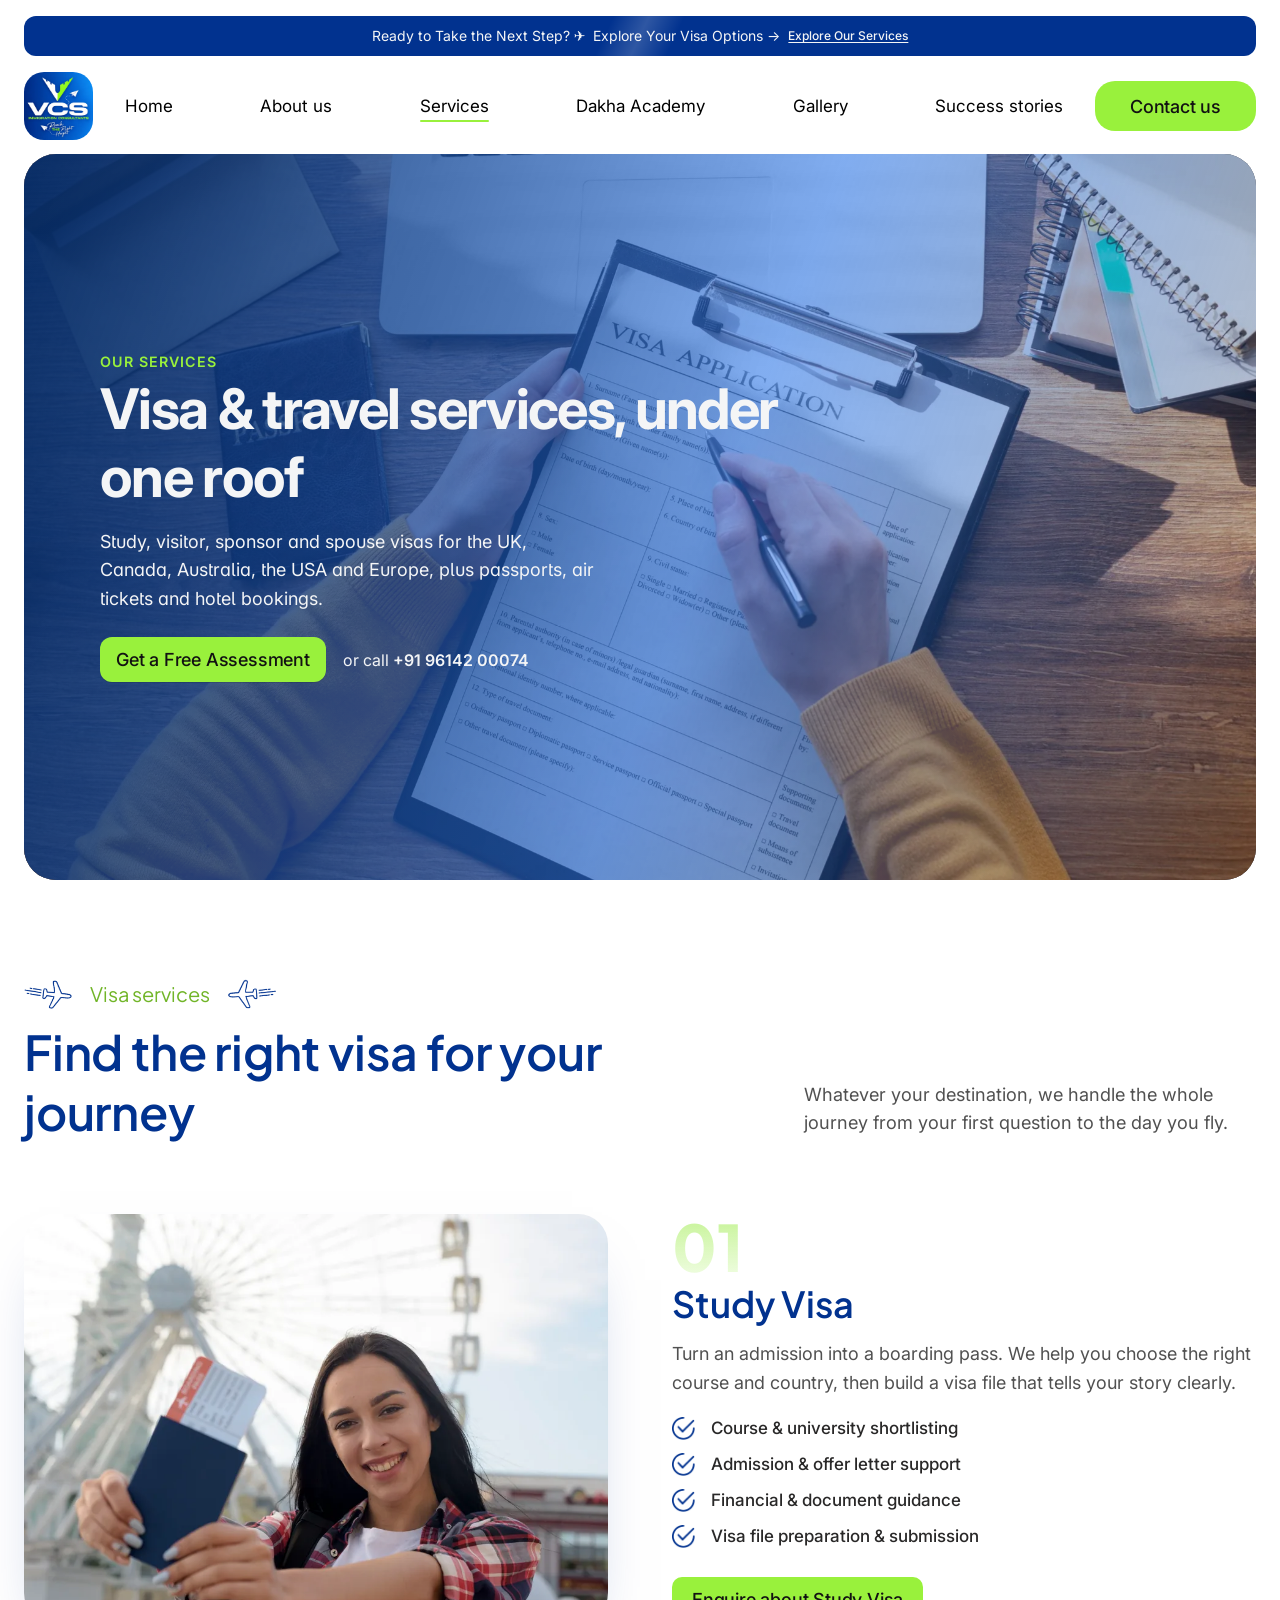
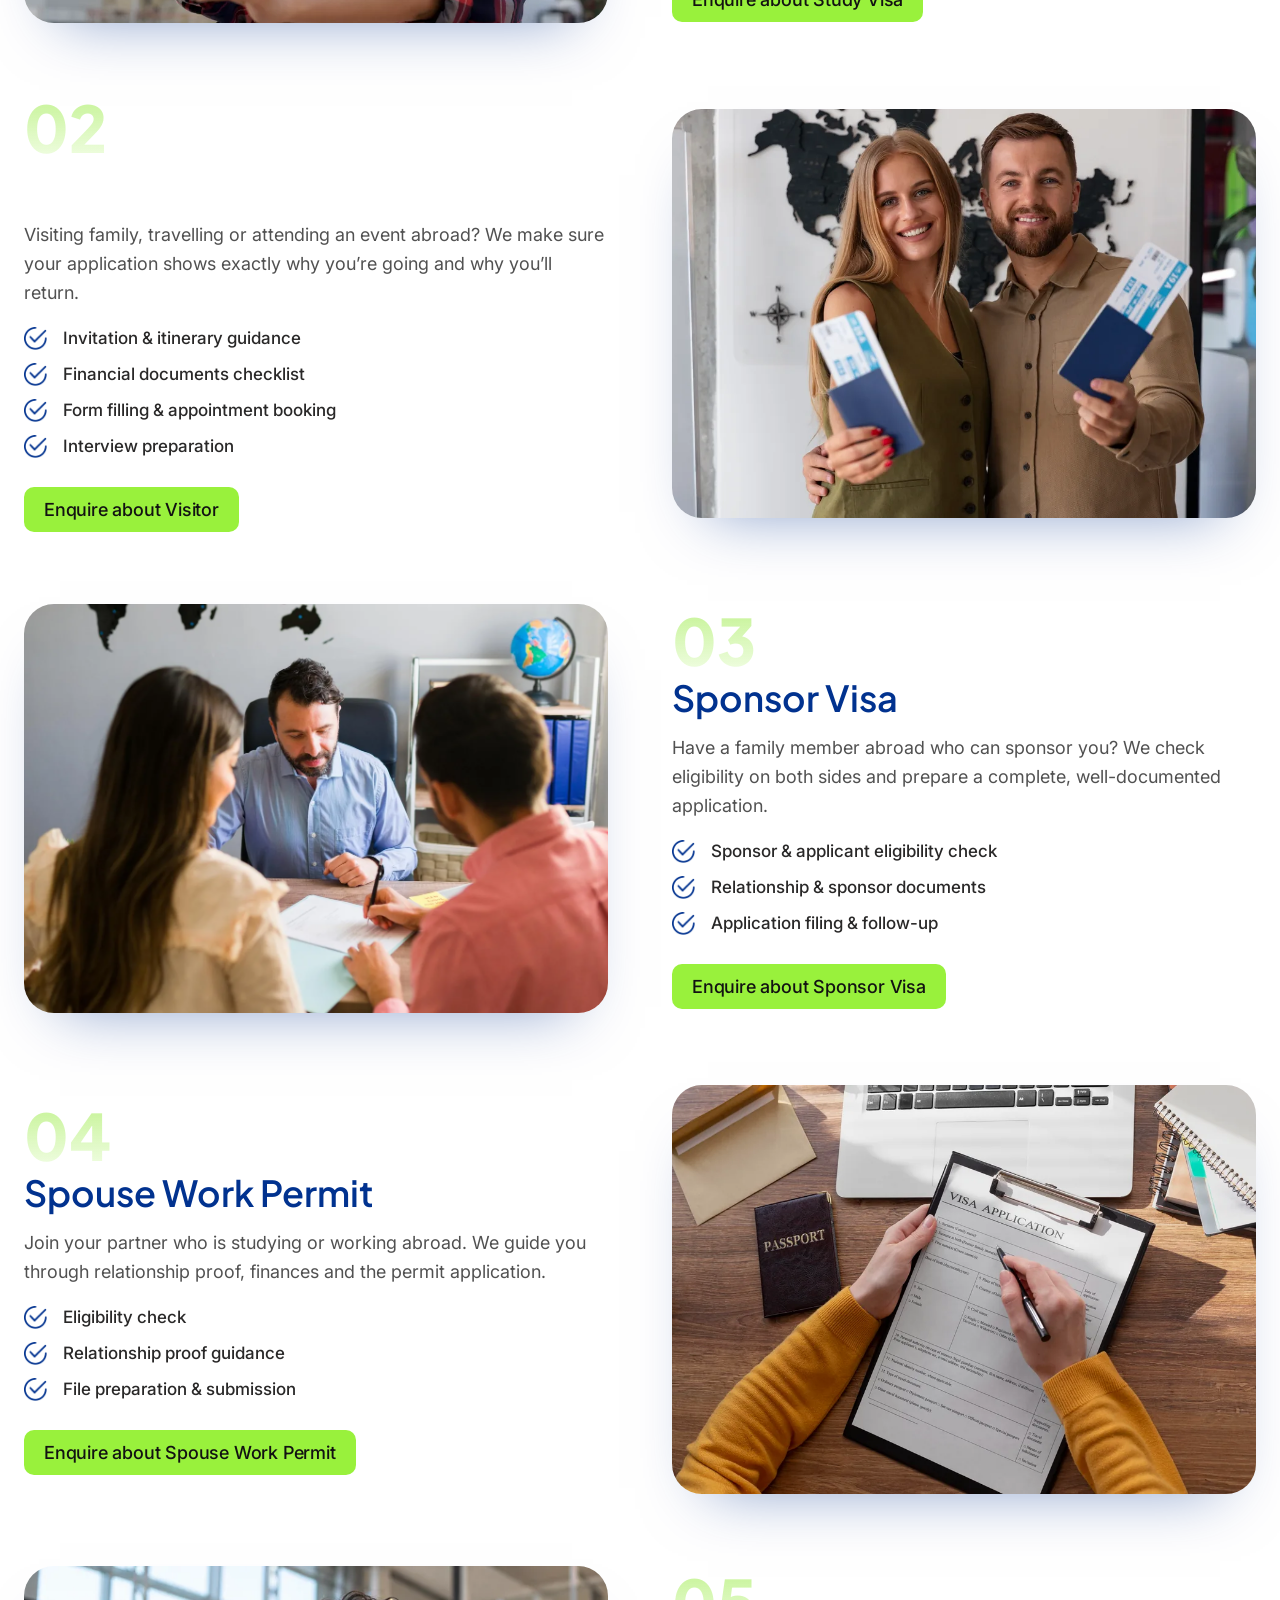
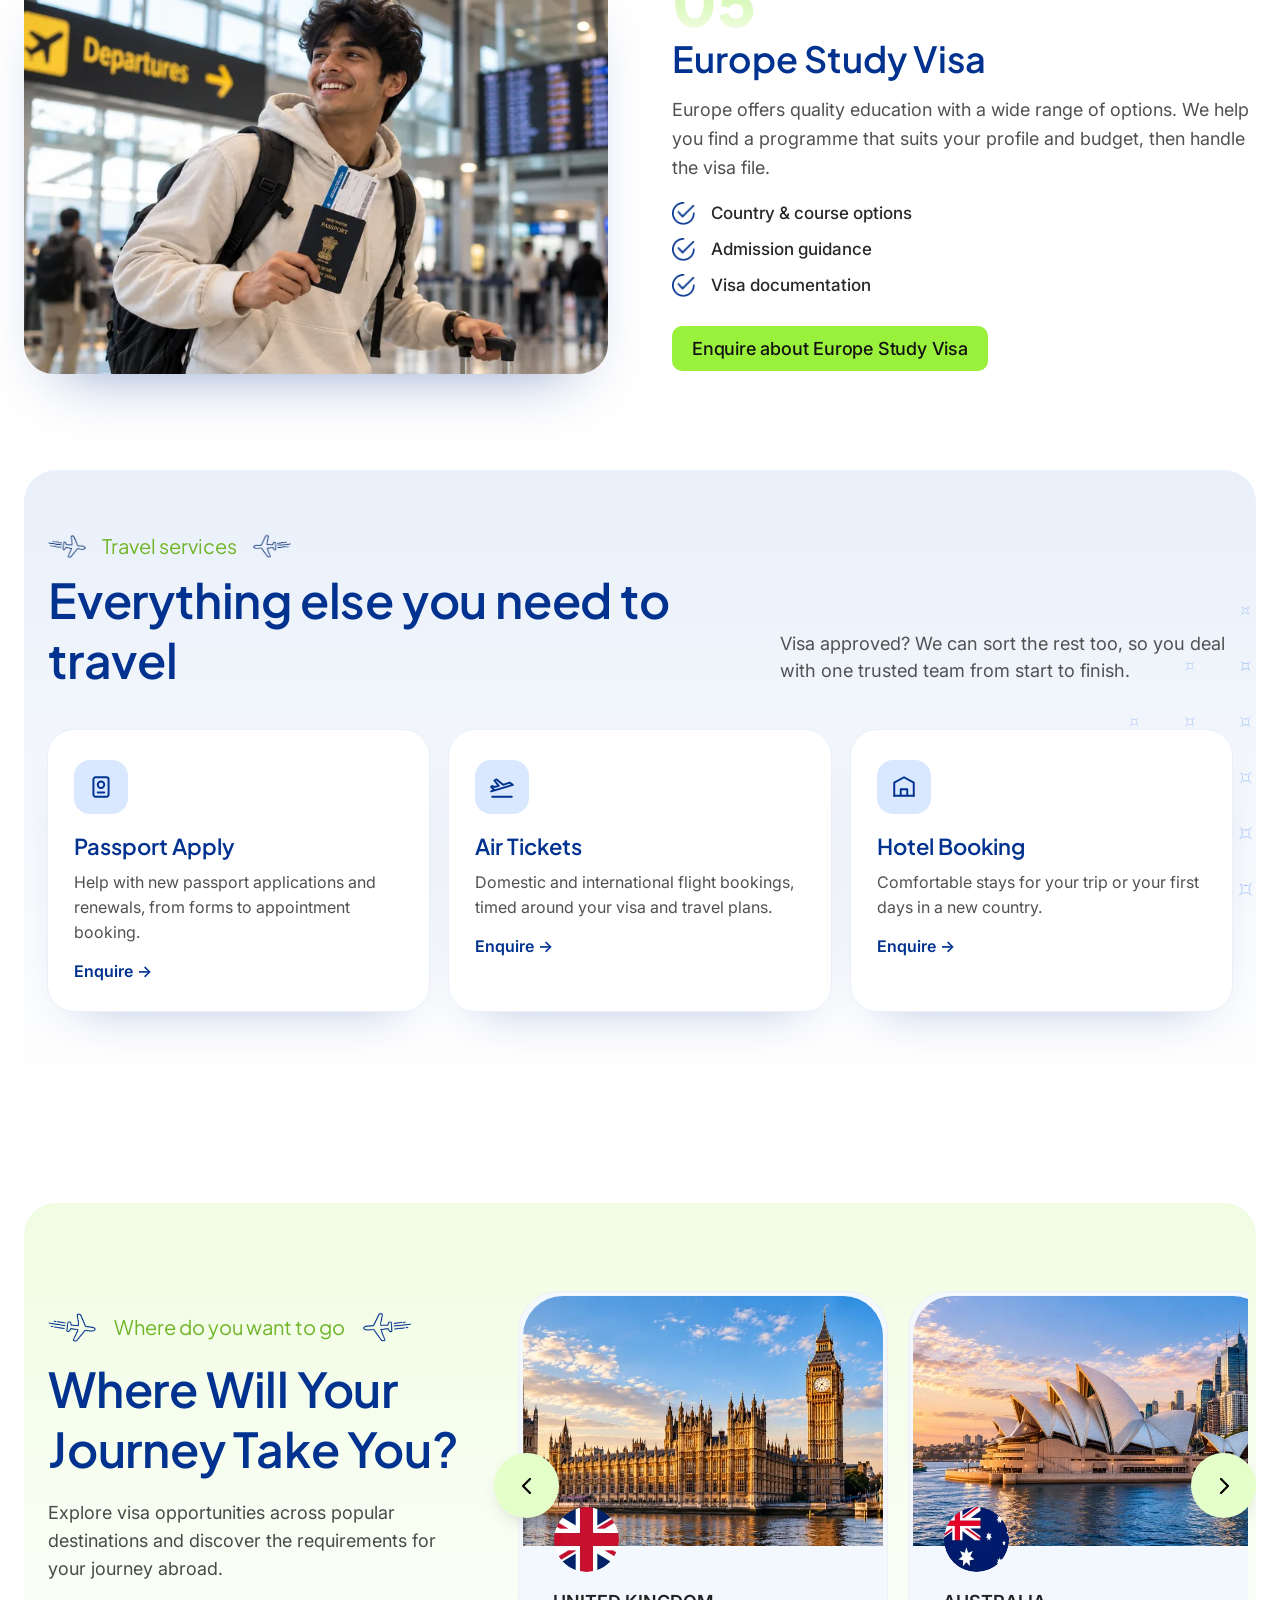
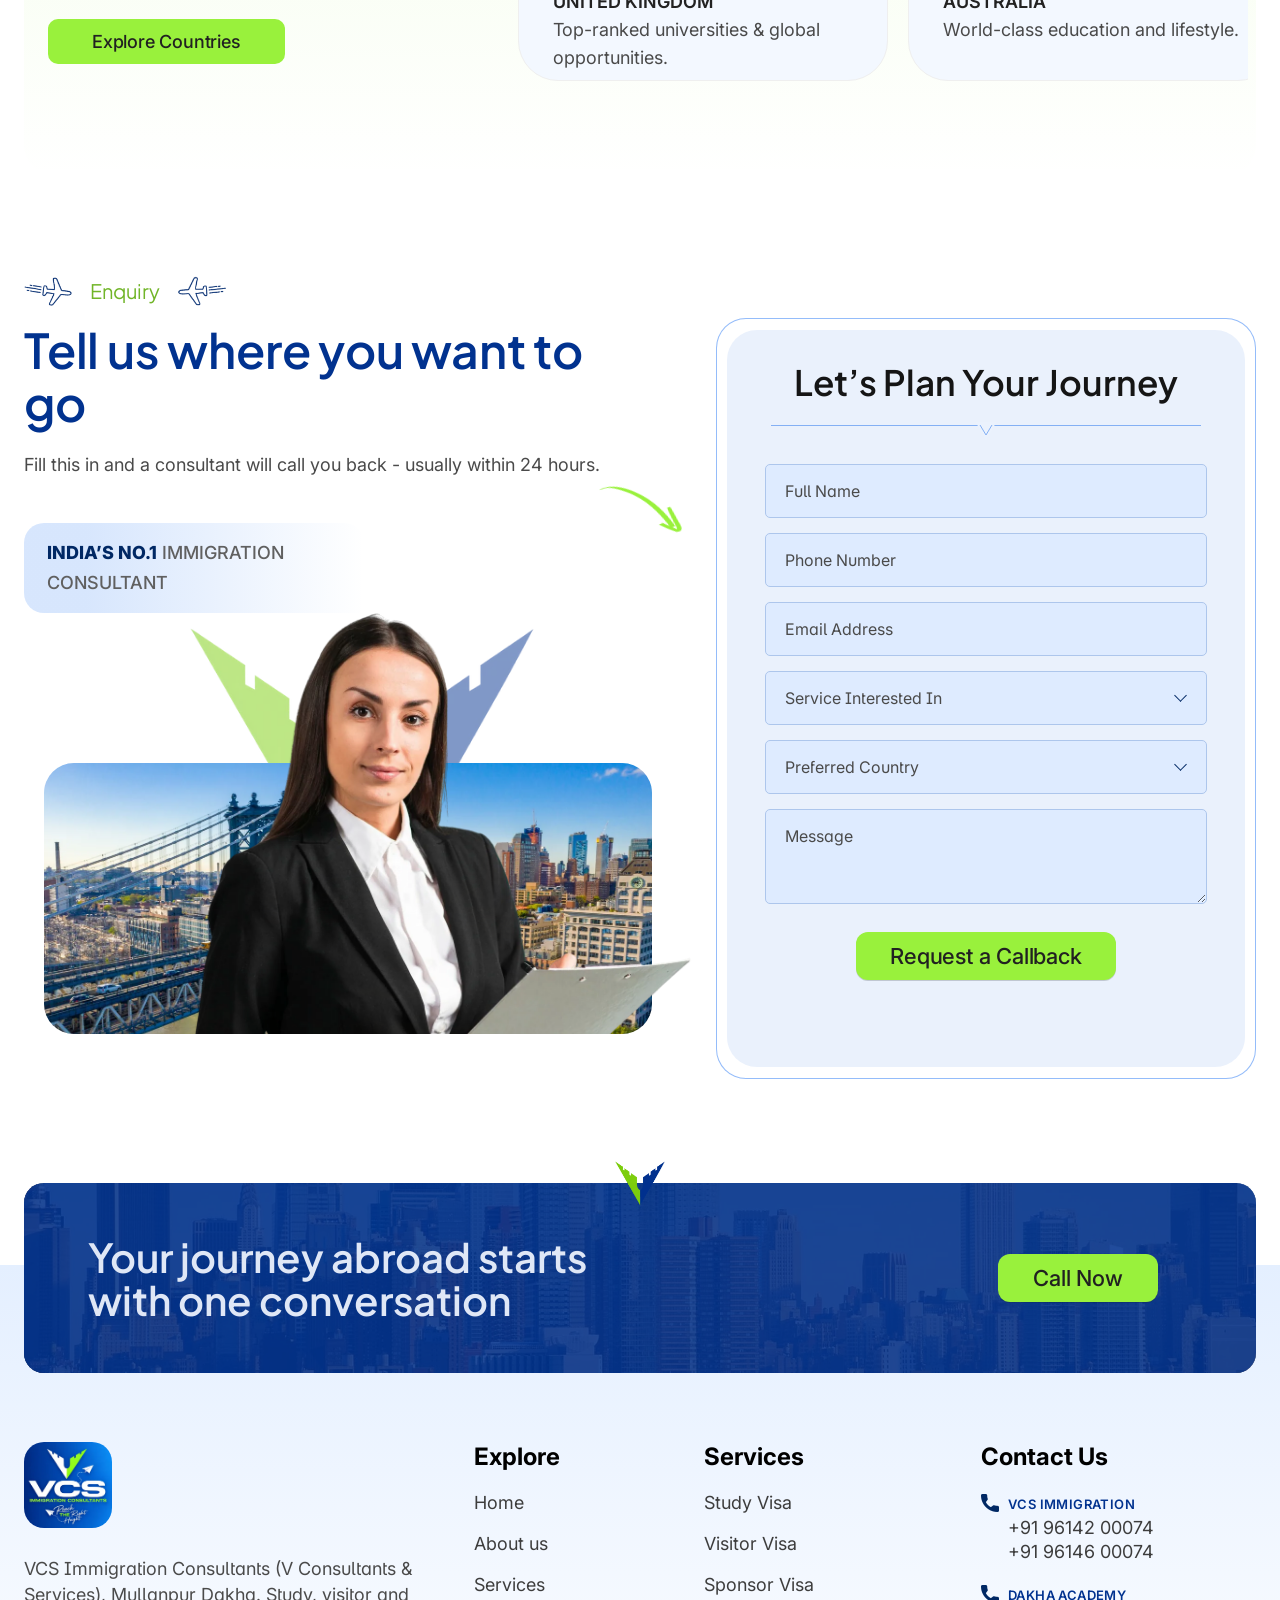
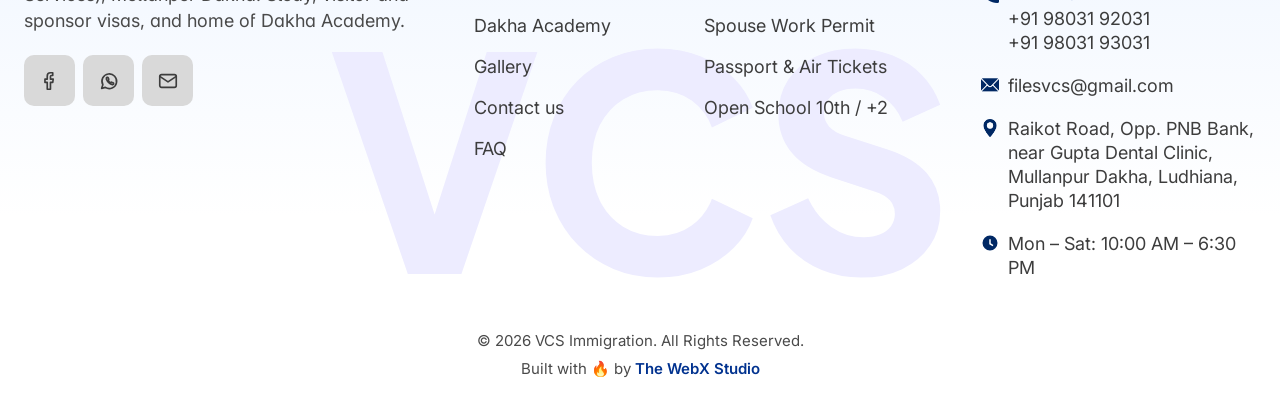
<file: services.html>
<!DOCTYPE html>
<html lang="en">
<head>
  <meta charset="UTF-8" />
  <meta name="viewport" content="width=device-width, initial-scale=1.0" />
  <title>Visa &amp; Travel Services | VCS Immigration Consultants</title>
  <meta name="description" content="Study, visitor, sponsor and spouse visas for UK, Canada, Australia, USA &amp; Europe, plus passport, air ticket and hotel booking in Mullanpur Dakha." />
  <script type="application/ld+json">
  {
    "@context": "https://schema.org",
    "@type": "ProfessionalService",
    "name": "VCS Immigration Consultants",
    "description": "Study, visitor, sponsor and spouse visa consultancy with passport, air ticket and hotel booking services. Home of Dakha Academy for open-schooling 10th and 12th (NIOS & Punjab Open School).",
    "telephone": ["+91-96142-00074", "+91-96146-00074", "+91-98031-93031", "+91-98031-92031"],
    "email": "filesvcs@gmail.com",
    "address": {
      "@type": "PostalAddress",
      "streetAddress": "Raikot Road, Opp. PNB Bank, near Gupta Dental Clinic",
      "addressLocality": "Mullanpur Dakha, Ludhiana",
      "addressRegion": "Punjab",
      "postalCode": "141101",
      "addressCountry": "IN"
    },
    "openingHours": "Mo-Sa 10:00-18:30",
    "sameAs": ["https://www.facebook.com/dakhavikaas"]
  }
  </script>
  <link rel="icon" type="image/webp" href="assets/img/logo.webp" />
  <link rel="preconnect" href="https://fonts.googleapis.com" />
  <link rel="preconnect" href="https://fonts.gstatic.com" crossorigin />
  <link href="https://fonts.googleapis.com/css2?family=Inter:wght@400;500;600;700;800&family=Plus+Jakarta+Sans:wght@400;600;800&display=swap" rel="stylesheet" />
  <link rel="stylesheet" href="css/style.css" />
</head>
<body>

  <!-- ========== Announcement bar ========== -->
  <div class="topbar">
    <p>
      <span>Ready to Take the Next Step? ✈️&nbsp; Explore Your Visa Options →</span>
      <a href="services.html">Explore Our Services</a>
    </p>
  </div>

  <!-- ========== Header ========== -->
  <header class="header" id="top">
    <div class="container header__inner">
      <a href="index.html" class="header__logo" aria-label="VCS Immigration Consultants home">
        <img src="assets/img/logo.webp" alt="VCS Immigration Consultants" width="69" height="68" />
      </a>
      <nav class="nav" id="nav" aria-label="Main">
        <ul class="nav__list">
          <li><a href="index.html">Home</a></li>
          <li><a href="about.html">About us</a></li>
          <li><a href="services.html" aria-current="page">Services</a></li>
          <li><a href="academy.html">Dakha Academy</a></li>
          <li><a href="index.html#gallery">Gallery</a></li>
          <li><a href="index.html#testimonials">Success stories</a></li>
        </ul>
        <div class="nav__extra">
          <a href="contact.html" class="btn btn--pill nav__cta-mobile">Contact us</a>
          <div class="nav__quick">
            <a href="tel:+919614200074"><svg viewBox="0 0 24 24"><path d="M5 4h4l2 5-2.5 1.5a11 11 0 0 0 5 5L15 13l5 2v4a2 2 0 0 1-2 2A16 16 0 0 1 3 6a2 2 0 0 1 2-2"/></svg>Call</a>
            <a href="https://wa.me/919803193031" target="_blank" rel="noopener"><svg viewBox="0 0 24 24"><path d="M4 20l1.3-3.9A8 8 0 1 1 8 19z"/><path d="M9.2 8.6c.2-.5.5-.6.8-.6h.5c.2 0 .4.1.5.4l.7 1.6c.1.3 0 .5-.1.7l-.5.6c.6 1.1 1.5 2 2.6 2.6l.6-.5c.2-.2.5-.2.7-.1l1.6.7c.3.1.4.3.4.5v.5c0 .3-.1.6-.6.8-1.7.8-6.1-2.2-7.2-5.6z"/></svg>WhatsApp</a>
            <a href="mailto:filesvcs@gmail.com"><svg viewBox="0 0 24 24"><rect x="3" y="5" width="18" height="14" rx="2"/><path d="M3 7l9 6 9-6"/></svg>Email</a>
          </div>
          <p class="nav__addr">Raikot Road, Mullanpur Dakha, Ludhiana</p>
        </div>
      </nav>
      <a href="contact.html" class="btn btn--pill header__cta">Contact us</a>
      <button class="burger" id="burger" aria-label="Open menu" aria-expanded="false" aria-controls="nav">
        <span></span><span></span><span></span>
      </button>
    </div>
  </header>

  <main>
    <!-- ========== Page hero (same structure & size as the home hero) ========== -->
    <section class="hero hero--services">
      <div class="hero__panel">
        <img class="hero__bg" src="assets/img/hero-services.webp" alt="" />
        <div class="hero__content">
          <p class="hero__overline reveal">Our services</p>
          <h1 class="hero__title reveal">Visa &amp; travel services, under one roof</h1>
          <p class="hero__text reveal">Study, visitor, sponsor and spouse visas for the UK, Canada, Australia, the USA and Europe, plus passports, air tickets and hotel bookings.</p>
          <div class="hero__actions reveal">
            <a href="#enquiry" class="btn">Get a Free Assessment</a>
            <a href="tel:+919614200074" class="hero__call">or call <strong>+91 96142 00074</strong></a>
          </div>
        </div>
      </div>
    </section>

    <!-- ========== Visa services ========== -->
    <section class="container svc-list">
      <div class="section-head section-head--split">
        <div>
          <p class="eyebrow reveal"><i class="plane plane--blue"></i>Visa services<i class="plane plane--blue plane--flip"></i></p>
          <h2 class="h2 reveal">Find the right visa for your journey</h2>
        </div>
        <p class="section-head__aside reveal">Whatever your destination, we handle the whole journey from your first question to the day you fly.</p>
      </div>
        <article class="svc" id="study">
          <div class="svc__media reveal"><img src="assets/img/service-study.webp" alt="Smiling student holding a passport and boarding pass" loading="lazy" /></div>
          <div class="svc__body">
            <span class="svc__num reveal">01</span>
            <h3 class="svc__title reveal">Study Visa</h3>
            <p class="svc__text reveal">Turn an admission into a boarding pass. We help you choose the right course and country, then build a visa file that tells your story clearly.</p>
            <ul class="checklist checklist--compact reveal">
              <li>Course &amp; university shortlisting</li>
              <li>Admission &amp; offer letter support</li>
              <li>Financial &amp; document guidance</li>
              <li>Visa file preparation &amp; submission</li>
            </ul>
            <a href="#enquiry" class="btn btn--sm reveal" data-service="Study Visa">Enquire about Study Visa</a>
          </div>
        </article>
        <article class="svc svc--flip" id="visitor">
          <div class="svc__media reveal"><img src="assets/img/service-tourist.webp" alt="Couple holding passports and tickets" loading="lazy" /></div>
          <div class="svc__body">
            <span class="svc__num reveal">02</span>
            <h3 class="svc__title reveal">Visitor / Tourist Visa</h3>
            <p class="svc__text reveal">Visiting family, travelling or attending an event abroad? We make sure your application shows exactly why you’re going and why you’ll return.</p>
            <ul class="checklist checklist--compact reveal">
              <li>Invitation &amp; itinerary guidance</li>
              <li>Financial documents checklist</li>
              <li>Form filling &amp; appointment booking</li>
              <li>Interview preparation</li>
            </ul>
            <a href="#enquiry" class="btn btn--sm reveal" data-service="Visitor / Tourist Visa">Enquire about Visitor</a>
          </div>
        </article>
        <article class="svc" id="sponsor">
          <div class="svc__media reveal"><img src="assets/img/service-pr.webp" alt="Consultant advising a family" loading="lazy" /></div>
          <div class="svc__body">
            <span class="svc__num reveal">03</span>
            <h3 class="svc__title reveal">Sponsor Visa</h3>
            <p class="svc__text reveal">Have a family member abroad who can sponsor you? We check eligibility on both sides and prepare a complete, well-documented application.</p>
            <ul class="checklist checklist--compact reveal">
              <li>Sponsor &amp; applicant eligibility check</li>
              <li>Relationship &amp; sponsor documents</li>
              <li>Application filing &amp; follow-up</li>
            </ul>
            <a href="#enquiry" class="btn btn--sm reveal" data-service="Sponsor Visa">Enquire about Sponsor Visa</a>
          </div>
        </article>
        <article class="svc svc--flip" id="spouse">
          <div class="svc__media reveal"><img src="assets/img/service-work.webp" alt="Filling out a visa application form" loading="lazy" /></div>
          <div class="svc__body">
            <span class="svc__num reveal">04</span>
            <h3 class="svc__title reveal">Spouse Work Permit</h3>
            <p class="svc__text reveal">Join your partner who is studying or working abroad. We guide you through relationship proof, finances and the permit application.</p>
            <ul class="checklist checklist--compact reveal">
              <li>Eligibility check</li>
              <li>Relationship proof guidance</li>
              <li>File preparation &amp; submission</li>
            </ul>
            <a href="#enquiry" class="btn btn--sm reveal" data-service="Spouse Work Permit">Enquire about Spouse Work Permit</a>
          </div>
        </article>
        <article class="svc" id="europe">
          <div class="svc__media reveal"><img src="assets/img/gallery-3.webp" alt="Student with backpack heading to departures" loading="lazy" /></div>
          <div class="svc__body">
            <span class="svc__num reveal">05</span>
            <h3 class="svc__title reveal">Europe Study Visa</h3>
            <p class="svc__text reveal">Europe offers quality education with a wide range of options. We help you find a programme that suits your profile and budget, then handle the visa file.</p>
            <ul class="checklist checklist--compact reveal">
              <li>Country &amp; course options</li>
              <li>Admission guidance</li>
              <li>Visa documentation</li>
            </ul>
            <a href="#enquiry" class="btn btn--sm reveal" data-service="Europe Study Visa">Enquire about Europe Study Visa</a>
          </div>
        </article>
    </section>

    <!-- ========== Travel services ========== -->
    <section class="panel panel--services panel--values" id="travel">
      <img class="deco deco--sparkles-tr" src="assets/icons/sparkles.svg" alt="" />
      <div class="container">
        <div class="section-head section-head--split">
          <div>
            <p class="eyebrow reveal"><i class="plane"></i>Travel services<i class="plane plane--flip"></i></p>
            <h2 class="h2 reveal">Everything else you need to travel</h2>
          </div>
          <p class="section-head__aside reveal">Visa approved? We can sort the rest too, so you deal with one trusted team from start to finish.</p>
        </div>
        <div class="values values--3">
          <article class="value reveal">
            <span class="course__ico"><svg viewBox="0 0 24 24"><rect x="5" y="3" width="14" height="18" rx="2"/><circle cx="12" cy="10" r="3"/><path d="M9 17h6"/></svg></span>
            <h3>Passport Apply</h3>
            <p>Help with new passport applications and renewals, from forms to appointment booking.</p>
            <a href="#enquiry" class="value__link" data-service="Passport Apply">Enquire →</a>
          </article>
          <article class="value reveal">
            <span class="course__ico"><svg viewBox="0 0 24 24"><path d="M2 16l20-6-3-2-6 2-6-5-2 1 4 5-4 1-2-1-1 1 3 3z"/><path d="M3 21h18"/></svg></span>
            <h3>Air Tickets</h3>
            <p>Domestic and international flight bookings, timed around your visa and travel plans.</p>
            <a href="#enquiry" class="value__link" data-service="Air Ticket / Hotel Booking">Enquire →</a>
          </article>
          <article class="value reveal">
            <span class="course__ico"><svg viewBox="0 0 24 24"><path d="M3 20V8l9-5 9 5v12"/><path d="M9 20v-6h6v6M3 20h18"/></svg></span>
            <h3>Hotel Booking</h3>
            <p>Comfortable stays for your trip or your first days in a new country.</p>
            <a href="#enquiry" class="value__link" data-service="Air Ticket / Hotel Booking">Enquire →</a>
          </article>
        </div>
      </div>
    </section>

    <!-- ========== Destinations ========== -->
    <section class="panel panel--green panel--dest">
      <!-- Destinations -->
      <div class="dest container" id="destinations">
        <div class="dest__intro">
          <p class="eyebrow reveal"><i class="plane plane--blue"></i>Where do you want to go<i class="plane plane--blue plane--flip"></i></p>
          <h2 class="h2 reveal">Where Will Your Journey Take You?</h2>
          <p class="dest__text reveal">Explore visa opportunities across popular destinations and discover the requirements for your journey abroad.</p>
          <a href="#enquiry" class="btn btn--wide reveal">Explore Countries</a>
        </div>
        <div class="dest__slider reveal">
          <div class="dest__track" id="destTrack">
            <article class="country">
              <div class="country__img"><img src="assets/img/dest-uk.webp" alt="Houses of Parliament and Big Ben, London" loading="lazy" /></div>
              <img class="country__flag" src="assets/img/flag-uk.webp" alt="" />
              <h3>United Kingdom</h3>
              <p>Top-ranked universities &amp; global opportunities.</p>
            </article>
            <article class="country">
              <div class="country__img"><img src="assets/img/dest-australia.webp" alt="Sydney Opera House at sunset" loading="lazy" /></div>
              <img class="country__flag" src="assets/img/flag-australia.webp" alt="" />
              <h3>Australia</h3>
              <p>World-class education and lifestyle.</p>
            </article>
            <article class="country">
              <div class="country__img"><img src="assets/img/cta-city.webp" alt="New York City skyline" loading="lazy" /></div>
              <svg class="country__flag" viewBox="0 0 60 60"><use href="#flag-usa"/></svg>
              <h3>United States</h3>
              <p>Innovation hubs and endless career paths.</p>
            </article>
            <article class="country">
              <div class="country__img"><img src="assets/img/city-bridge.webp" alt="City bridge and skyline" loading="lazy" /></div>
              <svg class="country__flag" viewBox="0 0 60 60"><use href="#flag-canada"/></svg>
              <h3>Canada</h3>
              <p>Welcoming PR pathways and quality of life.</p>
            </article>
          </div>
          <button class="dest__nav dest__nav--prev" id="destPrev" aria-label="Previous country">
            <svg viewBox="0 0 24 24"><path d="M15 5l-7 7 7 7" /></svg>
          </button>
          <button class="dest__nav dest__nav--next" id="destNext" aria-label="Next country">
            <svg viewBox="0 0 24 24"><path d="M9 5l7 7-7 7" /></svg>
          </button>
        </div>
      </div>
    </section>

    <!-- ========== Enquiry ========== -->
    <section class="enquiry container" id="enquiry">
      <img class="deco deco--sparkles-form" src="assets/icons/sparkles.svg" alt="" />
      <div class="enquiry__left">
        <p class="eyebrow reveal"><i class="plane"></i>Enquiry<i class="plane plane--flip"></i></p>
        <h2 class="h2 enquiry__title reveal">Tell us where you want to go</h2>
        <p class="enquiry__sub reveal">Fill this in and a consultant will call you back - usually within 24 hours.</p>

        <div class="enquiry__visual reveal">
          <div class="badge"><strong>INDIA’S NO.1</strong> IMMIGRATION CONSULTANT</div>
          <img class="enquiry__vmark" src="assets/img/v-mark.webp" alt="" />
          <div class="enquiry__city"><img src="assets/img/city-bridge.webp" alt="" loading="lazy" /></div>
          <img class="enquiry__person" src="assets/img/consultant.webp" alt="Consultant holding a clipboard" loading="lazy" />
          <i class="enquiry__swoosh"></i>
        </div>
      </div>

      <div class="form-card reveal">
        <form class="form" id="enquiryForm" novalidate>
          <h3 class="form__title">Let’s Plan Your Journey</h3>
          <img class="form__divider" src="assets/icons/form-divider.svg" alt="" />
          <label class="field">
            <span class="sr-only">Full Name</span>
            <input type="text" name="name" placeholder="Full Name" autocomplete="name" required />
          </label>
          <label class="field">
            <span class="sr-only">Phone Number</span>
            <input type="tel" name="phone" placeholder="Phone Number" autocomplete="tel" required pattern="[0-9+\-\s()]{7,}" />
          </label>
          <label class="field">
            <span class="sr-only">Email Address</span>
            <input type="email" name="email" placeholder="Email Address" autocomplete="email" required />
          </label>
          <label class="field field--select">
            <span class="sr-only">Service Interested In</span>
            <select name="service" required>
              <option value="" selected disabled>Service Interested In</option>
              <option>Study Visa</option>
              <option>Visitor / Tourist Visa</option>
              <option>Sponsor Visa</option>
              <option>Spouse Work Permit</option>
              <option>Europe Study Visa</option>
              <option>Passport Apply</option>
              <option>Air Ticket / Hotel Booking</option>
              <option>Dakha Academy – 10th / +2 (Open School)</option>
            </select>
          </label>
          <label class="field field--select">
            <span class="sr-only">Preferred Country</span>
            <select name="country" required>
              <option value="" selected disabled>Preferred Country</option>
              <option>Canada</option>
              <option>United Kingdom</option>
              <option>Australia</option>
              <option>United States</option>
              <option>Europe</option>
              <option>Not sure yet</option>
            </select>
          </label>
          <label class="field">
            <span class="sr-only">Message</span>
            <textarea name="message" rows="3" placeholder="Message"></textarea>
          </label>
          <button type="submit" class="btn btn--lg">Request a Callback</button>
          <p class="form__status" id="formStatus" role="status" aria-live="polite"></p>
        </form>
      </div>
    </section>

    <!-- ========== CTA ========== -->
    <section class="cta-wrap">
      <div class="container">
        <div class="cta reveal">
          <img class="cta__mark" src="assets/img/v-mark.webp" alt="" />
          <img class="cta__bg" src="assets/img/cta-city.webp" alt="" loading="lazy" />
          <h2>Your journey abroad starts with one conversation</h2>
          <a href="tel:+919803193031" class="btn btn--lg">Call Now</a>
        </div>
      </div>
    </section>
  </main>

  <!-- ========== Footer ========== -->
  <footer class="footer">
    <span class="footer__watermark" aria-hidden="true">VCS</span>
    <div class="container footer__grid">
      <div class="footer__brand">
        <img src="assets/img/logo.webp" alt="VCS Immigration Consultants" width="88" height="86" />
        <p>VCS Immigration Consultants (V Consultants &amp; Services), Mullanpur Dakha. Study, visitor and sponsor visas, and home of Dakha Academy.</p>
        <div class="social">
          <a href="https://www.facebook.com/dakhavikaas" target="_blank" rel="noopener" aria-label="VCS on Facebook"><svg viewBox="0 0 24 24"><path d="M15 3h-2.5A3.5 3.5 0 0 0 9 6.5V10H6.5v3.5H9V21h3.5v-7.5H15l.5-3.5h-3V7a1 1 0 0 1 1-1H15z"/></svg></a>
          <a href="https://wa.me/919803193031" target="_blank" rel="noopener" aria-label="Chat on WhatsApp"><svg viewBox="0 0 24 24"><path d="M4 20l1.3-3.9A8 8 0 1 1 8 19z"/><path d="M9.2 8.6c.2-.5.5-.6.8-.6h.5c.2 0 .4.1.5.4l.7 1.6c.1.3 0 .5-.1.7l-.5.6c.6 1.1 1.5 2 2.6 2.6l.6-.5c.2-.2.5-.2.7-.1l1.6.7c.3.1.4.3.4.5v.5c0 .3-.1.6-.6.8-1.7.8-6.1-2.2-7.2-5.6z"/></svg></a>
          <a href="mailto:filesvcs@gmail.com" aria-label="Email VCS"><svg viewBox="0 0 24 24"><rect x="3" y="5" width="18" height="14" rx="2"/><path d="M3 7l9 6 9-6"/></svg></a>
        </div>
      </div>
      <div class="footer__col">
        <h4>Explore</h4>
        <ul>
          <li><a href="index.html">Home</a></li>
          <li><a href="about.html">About us</a></li>
          <li><a href="services.html">Services</a></li>
          <li><a href="academy.html">Dakha Academy</a></li>
          <li><a href="index.html#gallery">Gallery</a></li>
          <li><a href="contact.html">Contact us</a></li>
          <li><a href="contact.html#faq">FAQ</a></li>
        </ul>
      </div>
      <div class="footer__col">
        <h4>Services</h4>
        <ul>
          <li><a href="services.html#study">Study Visa</a></li>
          <li><a href="services.html#visitor">Visitor Visa</a></li>
          <li><a href="services.html#sponsor">Sponsor Visa</a></li>
          <li><a href="services.html#spouse">Spouse Work Permit</a></li>
          <li><a href="services.html#travel">Passport &amp; Air Tickets</a></li>
          <li><a href="academy.html">Open School 10th / +2</a></li>
        </ul>
      </div>
      <div class="footer__col footer__contact">
        <h4>Contact Us</h4>
        <ul>
          <li><i class="ico ico--phone"></i><span><small class="footer__label">VCS Immigration</small><a href="tel:+919614200074">+91 96142 00074</a><br /><a href="tel:+919614600074">+91 96146 00074</a></span></li>
          <li><i class="ico ico--phone"></i><span><small class="footer__label">Dakha Academy</small><a href="tel:+919803192031">+91 98031 92031</a><br /><a href="tel:+919803193031">+91 98031 93031</a></span></li>
          <li><i class="ico ico--mail"></i><a href="mailto:filesvcs@gmail.com">filesvcs@gmail.com</a></li>
          <li><i class="ico ico--pin"></i><a href="https://www.google.com/maps/search/?api=1&amp;query=VCS+Immigration+Consultants+Raikot+Road+Mullanpur+Dakha+141101" target="_blank" rel="noopener">Raikot Road, Opp. PNB Bank, near Gupta Dental Clinic, Mullanpur Dakha, Ludhiana, Punjab 141101</a></li>
          <li><i class="ico ico--clock"></i><span>Mon – Sat: 10:00 AM – 6:30 PM</span></li>
        </ul>
      </div>
    </div>
    <div class="footer__bottom">
      <p class="footer__copy">© <span id="year">2026</span> VCS Immigration. All Rights Reserved.</p>
      <p class="footer__credit">Built with <span class="footer__fire" role="img" aria-label="fire">🔥</span> by <a href="https://www.thewebxstudio.com/" target="_blank" rel="noopener">The WebX Studio</a></p>
    </div>
  </footer>

  <!-- ========== SVG sprite ========== -->
  <svg width="0" height="0" style="position:absolute" aria-hidden="true">
    <symbol id="arrow-up-right" viewBox="0 0 24 24">
      <path d="M6 18L18 6M9 6h9v9" fill="none" stroke="#99F13C" stroke-width="2.6" stroke-linecap="round" stroke-linejoin="round"/>
    </symbol>
    <symbol id="flag-germany" viewBox="0 0 60 60">
      <clipPath id="cg"><circle cx="30" cy="30" r="30"/></clipPath>
      <g clip-path="url(#cg)"><rect width="60" height="20" fill="#000"/><rect y="20" width="60" height="20" fill="#DD0000"/><rect y="40" width="60" height="20" fill="#FFCE00"/></g>
    </symbol>
    <symbol id="flag-canada" viewBox="0 0 60 60">
      <clipPath id="cc"><circle cx="30" cy="30" r="30"/></clipPath>
      <g clip-path="url(#cc)"><rect width="60" height="60" fill="#fff"/><rect width="15" height="60" fill="#D52B1E"/><rect x="45" width="15" height="60" fill="#D52B1E"/>
      <path d="M30 14l2.6 5 3-1.4-1 7.4 4.3-4.6 1 2.6 4.6-.9-1.6 4.9 2 1-7.3 6 .8 2.6-7.1-1.1.2 7.5h-3l.2-7.5-7.1 1.1.8-2.6-7.3-6 2-1-1.6-4.9 4.6.9 1-2.6 4.3 4.6-1-7.4 3 1.4z" fill="#D52B1E"/></g>
    </symbol>
    <symbol id="flag-usa" viewBox="0 0 60 60">
      <clipPath id="cu"><circle cx="30" cy="30" r="30"/></clipPath>
      <g clip-path="url(#cu)"><rect width="60" height="60" fill="#fff"/>
        <g fill="#B22234"><rect width="60" height="4.6"/><rect y="9.2" width="60" height="4.6"/><rect y="18.5" width="60" height="4.6"/><rect y="27.7" width="60" height="4.6"/><rect y="36.9" width="60" height="4.6"/><rect y="46.2" width="60" height="4.6"/><rect y="55.4" width="60" height="4.6"/></g>
        <rect width="28" height="32.3" fill="#3C3B6E"/>
        <g fill="#fff"><circle cx="5" cy="5" r="1.3"/><circle cx="12" cy="5" r="1.3"/><circle cx="19" cy="5" r="1.3"/><circle cx="8.5" cy="10.5" r="1.3"/><circle cx="15.5" cy="10.5" r="1.3"/><circle cx="22.5" cy="10.5" r="1.3"/><circle cx="5" cy="16" r="1.3"/><circle cx="12" cy="16" r="1.3"/><circle cx="19" cy="16" r="1.3"/><circle cx="8.5" cy="21.5" r="1.3"/><circle cx="15.5" cy="21.5" r="1.3"/><circle cx="22.5" cy="21.5" r="1.3"/><circle cx="5" cy="27" r="1.3"/><circle cx="12" cy="27" r="1.3"/><circle cx="19" cy="27" r="1.3"/></g>
      </g>
    </symbol>
  </svg>

  <script src="js/main.js" defer></script>
</body>
</html>
</file>
<file: css/style.css>
/* =========================================================
   VCS Immigration — Home page
   Built from Figma "VCS home page" (1440 × 8117)
   ========================================================= */

:root {
  --blue: #01328f;
  --blue-dark: #002864;
  --navy: #0c3375;
  --green: #99f13c;
  --green-text: #71b528;
  --green-soft: #e5ffca;
  --sky: #d9e8ff;
  --field: #deebff;
  --field-border: #adc6ec;
  --accent-blue: #2b7bf5;
  --ink: #121212;
  --ink-2: #212121;
  --text: #515151;
  --text-2: #4a4a4a;
  --muted: #8f8f8f;
  --white: #ffffff;

  --font-body: "Inter", system-ui, -apple-system, "Segoe UI", Roboto, sans-serif;
  --font-head: "Plus Jakarta Sans", "Inter", system-ui, sans-serif;

  --page-gutter: 24px;       /* panels sit 24px from the viewport edge */
  --container: 1240px;       /* content column (100px side margins at 1440) */
  --container-wide: 1256px;  /* enquiry / CTA / footer (84px side margins) */
  --radius-panel: 32px;
  --ease: cubic-bezier(.2, .7, .2, 1);
}

*,
*::before,
*::after { box-sizing: border-box; }

html { scroll-behavior: smooth; scroll-padding-top: 90px; overflow-x: clip; }

body {
  margin: 0;
  font-family: var(--font-body);
  color: var(--ink);
  background: var(--white);
  -webkit-font-smoothing: antialiased;
  text-rendering: optimizeLegibility;
  overflow-x: hidden;
  overflow-x: clip;
}

img, svg { display: block; max-width: 100%; }
a { color: inherit; text-decoration: none; }
ul, ol { list-style: none; margin: 0; padding: 0; }
h1, h2, h3, h4, p, figure { margin: 0; }
button { font: inherit; cursor: pointer; }

.sr-only {
  position: absolute; width: 1px; height: 1px; padding: 0; margin: -1px;
  overflow: hidden; clip: rect(0 0 0 0); white-space: nowrap; border: 0;
}

.container {
  width: 100%;
  max-width: calc(var(--container) + 48px);
  margin-inline: auto;
  padding-inline: 24px;
}

/* ---------- Buttons ---------- */
.btn {
  display: inline-flex;
  align-items: center;
  justify-content: center;
  height: 45px;
  padding: 0 16px;
  border: 0;
  border-radius: 12px;
  background: var(--green);
  color: var(--ink-2);
  font-family: var(--font-body);
  font-size: 18px;
  font-weight: 500;
  letter-spacing: -0.2px;
  white-space: nowrap;
  box-shadow: 0 1px 0 rgba(27, 31, 35, .2);
  transition: transform .25s var(--ease), box-shadow .25s var(--ease), background-color .25s;
}
.btn:hover { transform: translateY(-2px); background: #a8f65a; box-shadow: 0 10px 24px -8px rgba(113, 181, 40, .6); }
.btn:active { transform: translateY(0); }
.btn:focus-visible { outline: 3px solid var(--blue); outline-offset: 3px; }
.btn--pill { height: 50px; padding: 0 40px; border-radius: 20px; color: var(--ink); box-shadow: none; }
.btn--sm { padding: 0 20px; border-radius: 10px; box-shadow: none; color: var(--ink); }
.btn--wide { padding: 0 44px; border-radius: 10px; box-shadow: none; }
.btn--lg { height: 48px; padding: 0 31px; font-size: 22px; }

/* ---------- Eyebrow (plane — label — plane) ---------- */
.eyebrow {
  display: inline-flex;
  align-items: center;
  gap: 18px;
  font-family: var(--font-head);
  font-size: 20px;
  line-height: 1.2;
  color: var(--green-text);
}
.plane {
  display: inline-block;
  width: 48px;
  height: 36px;
  background: var(--navy);
  -webkit-mask: url("../assets/icons/plane.png") center / contain no-repeat;
          mask: url("../assets/icons/plane.png") center / contain no-repeat;
  transform: rotate(-1.57deg);
  flex: none;
}
.plane--blue { background: var(--blue); }
.plane--flip { transform: scaleX(-1) rotate(-1.57deg); }
.eyebrow .plane:first-child { transform: rotate(1.57deg); }

.h2 {
  font-family: var(--font-head);
  font-weight: 600;
  font-size: 48px;
  line-height: 1.25;
  color: var(--blue);
  letter-spacing: -0.2px;
}

/* ---------- Section panels ---------- */
.panel {
  position: relative;
  margin-inline: var(--page-gutter);
  border-radius: var(--radius-panel);
  overflow: hidden;
  isolation: isolate;
}
.deco { position: absolute; pointer-events: none; user-select: none; z-index: -1; }

.section-head--split {
  display: flex;
  align-items: flex-end;
  justify-content: space-between;
  gap: 40px;
}
.section-head--bottom { align-items: center; }
.section-head .h2 { margin-top: 6px; }
.section-head__aside {
  max-width: 452px;
  font-size: 18.2px;
  line-height: 27.3px;
  color: var(--text);
  padding-bottom: 6px;
}
.section-head__sub {
  max-width: 641px;
  margin-top: 16px;
  font-size: 18px;
  line-height: 28px;
  color: var(--text-2);
}

/* =========================================================
   Top bar + header
   ========================================================= */
.topbar {
  position: relative;
  margin: 16px var(--page-gutter) 0;
  min-height: 40px;
  display: flex;
  align-items: center;
  justify-content: center;
  padding: 10px 16px;
  border-radius: 12px;
  background: var(--blue);
  color: #f4f5f6;
  text-align: center;
  overflow: hidden;
}
.topbar::after { /* soft sheen — echoes the light streak in the design */
  content: "";
  position: absolute;
  top: 0; bottom: 0;
  left: 50%;
  width: 220px;
  margin-left: -110px;
  background: linear-gradient(115deg, transparent 35%, rgba(255,255,255,.18) 50%, transparent 65%);
  pointer-events: none;
  animation: sheen 6s ease-in-out infinite;
}
@keyframes sheen {
  0%, 100% { transform: translateX(-40px); opacity: .7; }
  50% { transform: translateX(40px); opacity: 1; }
}
.topbar p { display: flex; flex-wrap: wrap; justify-content: center; align-items: center; gap: 4px 8px; font-size: 14px; line-height: 20px; }
.topbar a { font-size: 12px; font-weight: 500; line-height: 16px; text-decoration: underline; text-underline-offset: 2px; }
.topbar a:hover { color: var(--green); }

.header {
  position: sticky;
  top: 0;
  z-index: 50;
  padding: 16px 0 14px;
  background: rgba(255, 255, 255, .92);
  -webkit-backdrop-filter: saturate(160%) blur(10px);
          backdrop-filter: saturate(160%) blur(10px);
  transition: box-shadow .3s, padding .3s;
}
.header.is-scrolled { padding: 8px 0; box-shadow: 0 6px 24px -12px rgba(1, 50, 143, .25); }
.header__inner { display: flex; align-items: center; }
.header__logo img { width: 69px; height: 68px; border-radius: 20px; object-fit: cover; transition: width .3s, height .3s; }
.header.is-scrolled .header__logo img { width: 56px; height: 55px; border-radius: 16px; }

.nav { flex: 1; margin: 0 69px 0 67px; }
.nav__list { display: flex; justify-content: space-between; align-items: center; }
.nav__list a {
  position: relative;
  font-size: 18px;
  color: #000;
  padding: 6px 0;
  transition: color .2s;
}
.nav__list a::after {
  content: "";
  position: absolute;
  left: 0; right: 0; bottom: 0;
  height: 2px;
  border-radius: 2px;
  background: var(--green);
  transform: scaleX(0);
  transform-origin: left;
  transition: transform .3s var(--ease);
}
.nav__list a:hover { color: var(--blue); }
.nav__list a:hover::after,
.nav__list a.is-active::after { transform: scaleX(1); }
.nav__extra { display: none; }
.header__cta { width: 161px; padding: 0; }

.burger {
  display: none;
  width: 46px; height: 46px;
  margin-left: auto;
  border: 0;
  border-radius: 12px;
  background: var(--blue);
  padding: 13px 12px;
  flex-direction: column;
  justify-content: space-between;
}
.burger span { display: block; height: 2px; border-radius: 2px; background: #fff; transition: transform .3s, opacity .3s; }
.burger[aria-expanded="true"] span:nth-child(1) { transform: translateY(8px) rotate(45deg); }
.burger[aria-expanded="true"] span:nth-child(2) { opacity: 0; }
.burger[aria-expanded="true"] span:nth-child(3) { transform: translateY(-8px) rotate(-45deg); }

/* =========================================================
   Hero
   ========================================================= */
.hero { padding-inline: var(--page-gutter); }
.hero__panel {
  position: relative;
  min-height: 726px;
  display: flex;
  align-items: center;
  padding: 64px 100px 64px 76px;
  border-radius: var(--radius-panel);
  overflow: hidden;
  background: #1b2233;
  isolation: isolate;
}
.hero__panel::after {
  content: "";
  position: absolute;
  inset: 0;
  background: rgba(0, 0, 0, .56);
  z-index: -1;
}
.hero__bg {
  position: absolute;
  inset: 0;
  width: 100%;
  height: 100%;
  object-fit: cover;
  object-position: 50% 45%;
  z-index: -2;
  transform: scale(1.06);
  animation: heroZoom 14s ease-out forwards;
}
@keyframes heroZoom { to { transform: scale(1.015); } }

.hero__content { max-width: 604px; color: #f4f5f6; }
.hero__overline {
  font-size: 14.29px;
  font-weight: 600;
  line-height: 20.4px;
  letter-spacing: 1.02px;
  text-transform: uppercase;
  color: var(--green);
}
.hero__title {
  margin-top: 4px;
  font-size: 56px;
  font-weight: 700;
  line-height: 1.21;
  letter-spacing: -1.68px;
}
.hero__text {
  max-width: 498px;
  margin-top: 16px;
  font-size: 18px;
  line-height: 28.58px;
  font-feature-settings: "salt" 1;
}
.hero__actions { display: flex; flex-wrap: wrap; align-items: center; gap: 17px; margin-top: 24px; }
.hero__actions .btn { color: var(--ink); }
.hero__call { font-size: 16px; color: #f4f5f6; transition: color .2s; }
.hero__call strong { font-weight: 600; }
.hero__call:hover { color: var(--green); }

/* =========================================================
   Stats
   ========================================================= */
.stats {
  display: grid;
  grid-template-columns: repeat(4, minmax(0, 1fr));
  gap: 20px;
  margin-top: 41px;
}
.stat {
  height: 200px;
  border-radius: 30px;
  display: flex;
  flex-direction: column;
  align-items: center;
  justify-content: center;
  gap: 21px;
  text-align: center;
  transition: transform .35s var(--ease), box-shadow .35s var(--ease);
}
.stat:hover { transform: translateY(-6px); box-shadow: 0 22px 40px -22px rgba(1, 50, 143, .55); }
.stat__num { font-family: var(--font-head); font-weight: 600; font-size: 50px; line-height: 46px; }
.stat__label { font-size: 18px; font-weight: 500; line-height: 23px; letter-spacing: .16px; }
.stat--dark { background: var(--blue); }
.stat--dark .stat__num { color: var(--green); }
.stat--dark .stat__label { color: #fff; }
.stat--light { background: var(--sky); }
.stat--light .stat__num { color: var(--blue-dark); }
.stat--light .stat__label { color: #2f2f2f; }

/* =========================================================
   Services
   ========================================================= */
.panel--services {
  margin-top: 40px;
  padding: 62px 0 100px;
  background: linear-gradient(180deg, #e9f0fa 0%, rgba(223, 236, 255, 0) 100%);
}
.panel--services .plane { width: 38px; height: 28px; }
.panel--services .eyebrow { gap: 16px; }
.deco--sparkles-tr { top: 24px; right: -110px; width: 404px; opacity: .9; }

.services {
  display: grid;
  grid-template-columns: repeat(6, minmax(0, 1fr));
  gap: 24px 23px;
  margin-top: 36px;
}
.service {
  position: relative;
  grid-column: span 2;
  height: 330px;
  border-radius: 26px;
  overflow: hidden;
  isolation: isolate;
  color: #fff;
}
.service--wide { grid-column: span 3; }
.services .service--wide + .service--wide { margin-left: 7px; } /* 30px gap in row two, as in design */
.service img {
  position: absolute;
  inset: 0;
  width: 100%;
  height: 100%;
  object-fit: cover;
  z-index: -2;
  transition: transform .8s var(--ease);
}
.service::before {
  content: "";
  position: absolute;
  inset: 0;
  z-index: -1;
  background: linear-gradient(180deg, rgba(0, 40, 100, 0) 48%, rgba(1, 50, 143, .8) 100%);
  transition: opacity .4s;
}
.service--wide::before { background: linear-gradient(180deg, rgba(0, 40, 100, 0) 40%, rgba(1, 50, 143, .8) 100%); }
.service:hover img { transform: scale(1.06); }
.service__body { position: absolute; left: 36px; right: 80px; bottom: 30px; }
.service h3 { font-family: var(--font-head); font-weight: 600; font-size: 25.13px; line-height: 1.2; }
.service p { margin-top: 8px; max-width: 286px; font-size: 17.33px; font-weight: 500; line-height: 21.7px; color: #d5d5d5;
  max-height: 0; opacity: 0; overflow: hidden; transform: translateY(8px);
  transition: max-height .45s var(--ease), opacity .35s, transform .45s var(--ease);
}
.service:hover p, .service:focus-visible p { max-height: 90px; opacity: 1; transform: none; }
@media (hover: none) { .service p { max-height: none; opacity: 1; transform: none; } }
.service--study .service__body { bottom: 30px; }
.service__arrow {
  position: absolute;
  right: 30px;
  bottom: 34px;
  width: 24px;
  height: 24px;
  transition: transform .35s var(--ease);
}
.service:hover .service__arrow { transform: translate(4px, -4px); }

/* =========================================================
   Why choose + How it works + Destinations (green panel)
   ========================================================= */
.panel--green {
  margin-top: -29px; /* design overlaps the previous panel's faded tail */
  padding-bottom: 60px;
  background: linear-gradient(180deg, rgba(153, 241, 60, .15) 0%, rgba(255, 255, 255, 0) 100%);
}
.deco--polygon { top: 180px; right: -210px; width: 491px; transform: rotate(105deg) scaleY(-1); }

.why {
  display: grid;
  grid-template-columns: 685px minmax(0, 1fr);
  gap: 55px;
  padding: 72px 60px 0 15px;
  align-items: start;
}
.why__visual { position: relative; width: 685px; height: 724px; }
.deco--sparkles-why { left: 0; top: -36px; width: 529px; z-index: 0; transform: scaleX(-1); }
.why__ring { position: absolute; z-index: 0; }
.why__ring--outer { left: 0; top: 57px; width: 657px; animation: spin 80s linear infinite; }
.why__ring--inner { left: 63px; top: 121px; width: 530px; animation: spin 60s linear infinite reverse; }
@keyframes spin { to { transform: rotate(360deg); } }
.why__student { position: absolute; left: 13px; top: 0; width: 589px; height: 724px; object-fit: contain; object-position: bottom; z-index: 1; transform: scaleX(-1); }
.bubble {
  position: absolute;
  z-index: 2;
  border-radius: 50%;
  overflow: hidden;
  background: #d9d9d9;
  box-shadow: 0 10px 24px -10px rgba(1, 50, 143, .45);
  animation: float 6s ease-in-out infinite;
}
.bubble img, .bubble svg { width: 100%; height: 100%; object-fit: cover; }
.bubble--1 { left: 508px; top: 93px;  width: 86px; height: 86px; }
.bubble--2 { left: 599px; top: 449px; width: 86px; height: 86px; animation-delay: -1.5s; }
.bubble--3 { left: 60px;  top: 105px; width: 86px; height: 86px; animation-delay: -3s; }
.bubble--4 { left: 33px;  top: 284px; width: 72px; height: 72px; animation-delay: -4.5s; }
.bubble--5 { left: 544px; top: 289px; width: 61px; height: 61px; animation-delay: -2.2s; }
@keyframes float { 0%, 100% { transform: translateY(0); } 50% { transform: translateY(-10px); } }

.why__content { padding-top: 39px; }
.why__content .h2 { margin-top: 10px; line-height: 60px; }
.why__lead { margin-top: 16px; max-width: 560px; font-size: 18px; line-height: 33px; color: var(--text); }
.checklist { margin-top: 22px; }
.checklist li {
  position: relative;
  padding: 0 0 0 39px;
  font-size: 18px;
  font-weight: 500;
  line-height: 31px;
  color: #292828;
}
.checklist li + li { margin-top: 21px; padding-top: 21px; border-top: 1px solid #94a3ba; }
.checklist li::before {
  content: "";
  position: absolute;
  left: 0;
  top: 4px;
  width: 23px;
  height: 23px;
  background: var(--blue);
  -webkit-mask: url("../assets/icons/check.png") center / contain no-repeat;
          mask: url("../assets/icons/check.png") center / contain no-repeat;
}
.checklist li + li::before { top: 25px; }

/* ---------- How it works ---------- */
.how {
  display: grid;
  grid-template-columns: minmax(0, 618px) minmax(0, 472px);
  justify-content: space-between;
  gap: 60px;
  margin-top: 104px;
  max-width: calc(1200px + 48px); /* design uses 128px margins here */
}
.how__intro .h2 { margin-top: 10px; line-height: 60px; max-width: 682px; }
.how__rule { display: block; width: 109px; height: 3px; margin-top: 24px; background: var(--green); border-radius: 2px; }
.how__text { margin-top: 28px; max-width: 634px; font-size: 18px; line-height: 28px; color: var(--text); }
.how__intro .btn { margin-top: 36px; }
.how__media {
  position: relative;
  margin-top: 40px;
  aspect-ratio: 618 / 403;
  border-radius: 40px;
  background: #d9d9d9;
  overflow: hidden;
  display: grid;
  place-items: center;
}
.how__play {
  width: 84px; height: 84px;
  border: 0;
  border-radius: 50%;
  background: var(--green);
  color: var(--blue);
  display: grid;
  place-items: center;
  box-shadow: 0 0 0 12px rgba(153, 241, 60, .3);
  transition: transform .3s var(--ease), box-shadow .3s;
}
.how__play svg { width: 34px; height: 34px; margin-left: 4px; }
.how__play:hover { transform: scale(1.08); box-shadow: 0 0 0 18px rgba(153, 241, 60, .25); }

/* video thumbnail → plays in place */
.how__media--video { isolation: isolate; cursor: pointer; }
.how__thumb, .how__media video { position: absolute; inset: 0; width: 100%; height: 100%; object-fit: cover; }
.how__thumb { z-index: -2; transition: transform .8s var(--ease); }
.how__media--video::before {
  content: "";
  position: absolute;
  inset: 0;
  z-index: -1;
  background: linear-gradient(180deg, rgba(1, 50, 143, .15) 0%, rgba(1, 30, 90, .65) 100%);
  transition: opacity .4s;
}
.how__media--video:hover .how__thumb { transform: scale(1.04); }
.how__media--video .how__play { animation: playPulse 2.4s ease-out infinite; }
@keyframes playPulse {
  0%   { box-shadow: 0 0 0 0 rgba(153, 241, 60, .55); }
  70%  { box-shadow: 0 0 0 22px rgba(153, 241, 60, 0); }
  100% { box-shadow: 0 0 0 0 rgba(153, 241, 60, 0); }
}
.how__caption {
  position: absolute;
  left: 28px;
  bottom: 24px;
  display: flex;
  flex-direction: column;
  color: #fff;
  pointer-events: none;
}
.how__caption strong { font-family: var(--font-head); font-size: 20px; font-weight: 600; }
.how__caption span { font-size: 14px; color: rgba(255, 255, 255, .75); }
.how__media.is-playing { cursor: auto; background: #000; }
.how__credit { margin-top: 10px; font-size: 12px; color: var(--muted); }
.how__credit a { text-decoration: underline; }
.how__media.is-playing::before,
.how__media.is-playing .how__thumb,
.how__media.is-playing .how__play,
.how__media.is-playing .how__caption { display: none; }

.steps {
  --gutter: 64px;   /* space left of the cards for the rail */
  --rail-x: 20px;   /* rail position inside that gutter */
  position: relative;
  padding-top: 83px;
  padding-left: var(--gutter);
  display: flex;
  flex-direction: column;
  gap: 24.8px;
}
.step {
  position: relative;
  min-height: 164px;
  padding: 44px 30px 22px 47px;
  border-radius: 24px;
  background: #f9fbff;
  transition: transform .45s var(--ease), box-shadow .45s var(--ease), background-color .45s;
}
.step::before,
.step::after { /* thin gradient hairlines on top/bottom edge like the design */
  content: "";
  position: absolute;
  left: 24px; right: 24px;
  height: 1px;
  background: linear-gradient(90deg, transparent, rgba(1, 50, 143, .9), transparent);
  transition: background .45s;
}
.step::before { top: 0; }
.step::after { bottom: 0; }
.step__num {
  position: absolute;
  left: 30px;
  top: 14px;
  font-size: 130px;
  font-weight: 600;
  line-height: .8;
  background: linear-gradient(180deg, #c5f395 0%, rgba(153, 241, 60, 0) 99.5%);
  -webkit-background-clip: text;
          background-clip: text;
  color: transparent;
  pointer-events: none;
  user-select: none;
  opacity: .55;
  transition: opacity .45s;
}
.step h3 { position: relative; font-size: 25px; font-weight: 500; line-height: 25px; color: var(--blue); }
.step p { position: relative; margin-top: 12px; max-width: 372px; font-size: 18px; line-height: 24.7px; color: var(--text); }

/* rail + scroll-driven fill */
.steps__rail {
  position: absolute;
  left: calc(var(--rail-x) - 1.5px);
  top: 0;
  width: 3px;
  height: 0;
  border-radius: 3px;
  background: rgba(1, 50, 143, .12);
  list-style: none;
}
.steps__fill {
  position: absolute;
  left: 0; top: 0;
  width: 100%;
  height: 0;
  border-radius: 3px;
  background: linear-gradient(180deg, var(--green), var(--blue));
}
.steps__fill::after { /* glowing head at the tip of the fill */
  content: "";
  position: absolute;
  left: 50%;
  bottom: -6px;
  width: 12px; height: 12px;
  margin-left: -6px;
  border-radius: 50%;
  background: var(--blue);
  box-shadow: 0 0 0 5px rgba(1, 50, 143, .15), 0 0 16px 2px rgba(153, 241, 60, .8);
  opacity: 0;
  transition: opacity .3s;
}
.steps.is-filling .steps__fill::after { opacity: 1; }

/* one node per step, sitting on the rail */
.step__dot {
  position: absolute;
  top: 50%;
  left: calc(var(--rail-x) - var(--gutter) - 11px);
  width: 22px; height: 22px;
  margin-top: -11px;
  border-radius: 50%;
  background: #fff;
  border: 2px solid rgba(1, 50, 143, .25);
  transition: border-color .35s, background-color .35s, transform .35s var(--ease), box-shadow .35s;
  z-index: 1;
}
.step__dot::after {
  content: "";
  position: absolute;
  inset: 4px;
  border-radius: 50%;
  background: var(--blue);
  transform: scale(0);
  transition: transform .35s var(--ease);
}

/* reached states */
.step.is-active { background: #fff; box-shadow: 0 18px 40px -24px rgba(1, 50, 143, .35); }
.step.is-active::before,
.step.is-active::after { background: linear-gradient(90deg, transparent, var(--green), transparent); }
.step.is-active .step__num { opacity: 1; }
.step.is-active .step__dot { border-color: var(--blue); transform: scale(1.1); box-shadow: 0 0 0 6px rgba(153, 241, 60, .35); }
.step.is-active .step__dot::after { transform: scale(1); }

/* ---------- Destinations ---------- */
.dest {
  display: grid;
  grid-template-columns: minmax(0, 430px) minmax(0, 760px);
  justify-content: space-between;
  align-items: center;
  gap: 40px;
  margin-top: 61px;
}
.dest__intro .h2 { margin-top: 10px; line-height: 60px; max-width: 523px; }
.dest__text { margin-top: 20px; font-size: 18px; line-height: 28px; color: var(--text-2); }
.dest__intro .btn { margin-top: 36px; }

.dest__slider { position: relative; }
.dest__track {
  display: flex;
  gap: 20px;
  overflow-x: auto;
  scroll-snap-type: x mandatory;
  scroll-behavior: smooth;
  scrollbar-width: none;
  /* room for the hover lift + shadow, which the scroll container would clip */
  padding: 14px 16px 44px;
  margin: -14px -16px -44px;
  scroll-padding-inline: 16px;
}
.dest__track::-webkit-scrollbar { display: none; }
.country {
  flex: 0 0 370px;
  height: 390px;
  padding: 4px 4px 0;
  scroll-snap-align: start;
  border-radius: 40px;
  border: 1px solid #efefef;
  background: #f3f8ff;
  position: relative;
  transition: transform .35s var(--ease), box-shadow .35s var(--ease);
}
.country:hover { transform: translateY(-4px); box-shadow: 0 20px 36px -24px rgba(1, 50, 143, .45); }
.country__img { height: 250px; border-radius: 40px 40px 0 0; overflow: hidden; }
.country__img img { width: 100%; height: 100%; object-fit: cover; transition: transform .8s var(--ease); }
.country:hover .country__img img { transform: scale(1.06); }
.country__flag {
  position: absolute;
  left: 35px;
  top: 215px;
  width: 65px;
  height: 65px;
  border-radius: 50%;
  object-fit: cover;
}
.country h3 { margin: 42px 0 0 30px; font-size: 18px; font-weight: 600; line-height: 28px; color: #222; text-transform: uppercase; }
.country p { margin: 0 30px; font-size: 18px; line-height: 28px; color: var(--text-2); }

.dest__nav {
  position: absolute;
  top: 162px;
  width: 65px; height: 65px;
  border: 0;
  border-radius: 50%;
  background: var(--green-soft);
  display: grid;
  place-items: center;
  box-shadow: 0 8px 20px -10px rgba(0, 0, 0, .25);
  transition: transform .25s var(--ease), opacity .25s, background-color .25s;
}
.dest__nav svg { width: 24px; height: 24px; fill: none; stroke: #000; stroke-width: 2.2; stroke-linecap: round; stroke-linejoin: round; }
.dest__nav:hover { background: var(--green); transform: scale(1.06); }
.dest__nav--next { right: -24px; }
.dest__nav--prev { left: -24px; }
.dest__nav[disabled] { opacity: 0; pointer-events: none; }

/* =========================================================
   VCS Dakha Academy
   ========================================================= */
.panel--academy {
  margin-top: 68px;
  padding: 88px 0 96px;
  background:
    radial-gradient(900px 480px at 100% 0%, rgba(43, 123, 245, .45), transparent 60%),
    radial-gradient(700px 420px at 0% 100%, rgba(153, 241, 60, .16), transparent 60%),
    var(--blue);
  color: #fff;
}
.deco--sparkles-academy { top: -40px; right: -60px; width: 404px; opacity: .55; }
.deco--vmark-academy { left: -70px; bottom: -80px; width: 340px; opacity: .08; transform: rotate(-12deg); }

.academy {
  display: grid;
  grid-template-columns: minmax(0, 520px) minmax(0, 660px);
  justify-content: space-between;
  align-items: center;
  gap: 56px;
}
.eyebrow--light { color: var(--green); }
.plane--light { background: #fff; }
.academy__title { margin-top: 10px; color: #fff; line-height: 60px; }
.academy__title span { color: var(--green); }
.academy__text { margin-top: 20px; font-size: 18px; line-height: 30px; color: #d6e2fa; }
.academy__perks { margin-top: 28px; display: grid; grid-template-columns: 1fr 1fr; gap: 14px 20px; }
.academy__perks li {
  position: relative;
  padding-left: 32px;
  font-size: 16px;
  font-weight: 500;
  line-height: 22px;
  color: #fff;
}
.academy__perks li::before {
  content: "";
  position: absolute;
  left: 0; top: 0;
  width: 22px; height: 22px;
  background: var(--green);
  -webkit-mask: url("../assets/icons/check.png") center / contain no-repeat;
          mask: url("../assets/icons/check.png") center / contain no-repeat;
}
.academy__actions { display: flex; flex-wrap: wrap; align-items: center; gap: 24px; margin-top: 36px; }
.academy__actions .btn { color: var(--ink); }
.academy__call { display: flex; align-items: center; gap: 12px; font-size: 18px; font-weight: 600; transition: color .2s; }
.academy__call small { display: block; font-size: 13px; font-weight: 400; color: #b9cbef; }
.academy__call:hover { color: var(--green); }
.academy__call-ico {
  width: 46px; height: 46px;
  border-radius: 50%;
  display: grid; place-items: center;
  border: 1px solid rgba(255, 255, 255, .3);
}
.academy__call-ico svg { width: 20px; height: 20px; fill: none; stroke: currentColor; stroke-width: 1.8; stroke-linejoin: round; }

.courses { display: grid; grid-template-columns: repeat(2, minmax(0, 1fr)); gap: 20px; }
.course {
  position: relative;
  padding: 28px 26px 26px;
  border-radius: 26px;
  background: #fff;
  color: var(--ink);
  box-shadow: 0 24px 48px -28px rgba(0, 10, 40, .6);
  transition: transform .35s var(--ease), box-shadow .35s var(--ease);
}
.course:nth-child(even) { transform: translateY(28px); }
.course:hover { transform: translateY(-6px); box-shadow: 0 30px 60px -28px rgba(0, 10, 40, .75); }
.course:nth-child(even):hover { transform: translateY(22px); }
.course__ico {
  width: 54px; height: 54px;
  border-radius: 16px;
  display: grid; place-items: center;
  background: var(--sky);
  color: var(--blue);
}
.course__ico svg { width: 26px; height: 26px; fill: none; stroke: currentColor; stroke-width: 1.8; stroke-linecap: round; stroke-linejoin: round; }
.course h3 { margin-top: 18px; font-family: var(--font-head); font-size: 24px; font-weight: 600; line-height: 1.2; color: var(--blue); }
.course p { margin-top: 10px; font-size: 16px; line-height: 24px; color: var(--text); }
.course__tags { display: flex; flex-wrap: wrap; gap: 8px; margin-top: 16px; }
.course__tags li {
  padding: 4px 12px;
  border-radius: 100px;
  background: #f3f8ff;
  border: 1px solid #e1ebfb;
  font-size: 13px;
  font-weight: 500;
  color: var(--blue-dark);
}
.course--highlight { background: var(--green); }
.course--highlight .course__ico { background: rgba(255, 255, 255, .55); color: var(--blue-dark); }
.course--highlight h3 { color: var(--blue-dark); }
.course--highlight p { color: #26401a; }
.course--highlight .course__tags li { background: rgba(255, 255, 255, .5); border-color: rgba(0, 40, 100, .12); }

/* =========================================================
   Testimonials
   ========================================================= */
.panel--testimonials {
  margin-top: 40px;
  padding: 82px 0 0;
  height: 1384px;
  background: linear-gradient(180deg, #e9f2ff 0%, rgba(255, 255, 255, 0) 54.8%);
}
.deco--wave { top: 241px; left: 50%; width: 1440px; max-width: none; transform: translateX(-50%); }
.panel--testimonials .section-head { align-items: center; }
.panel--testimonials .section-head .btn { margin-top: 30px; }

.reviews {
  position: relative;
  display: grid;
  grid-template-columns: repeat(3, minmax(0, 1fr));
  gap: 24px;
  height: 1100px;
  margin-top: 40px;
  overflow: hidden;
  -webkit-mask-image: linear-gradient(180deg, #000 45%, transparent 96%);
          mask-image: linear-gradient(180deg, #000 45%, transparent 96%);
}
.reviews__col { position: relative; }
.reviews__col--offset { padding-top: 0; }
.reviews__inner { display: flex; flex-direction: column; gap: 24px; padding: 8px 2px; }
.reviews.is-animated .reviews__inner { animation: reviewsUp var(--dur, 45s) linear infinite; }
@keyframes reviewsUp { to { transform: translateY(calc(-50% - 12px)); } }

.review {
  padding: 25px;
  border-radius: 21.5px;
  background: #fff;
  box-shadow:
    0 0 0 1.076px #eaeaea,
    0 1.076px 3.229px rgba(143, 143, 143, .2),
    0 6.457px 13.991px rgba(0, 0, 0, .04),
    0 57px 34px rgba(0, 0, 0, .02),
    inset 0 -2.583px 0 rgba(61, 61, 61, .04);
}
.review header { display: flex; align-items: center; gap: 13px; }
.review .avatar {
  display: grid;
  place-items: center;
  width: 43px;
  height: 43px;
  flex: none;
  border-radius: 50%;
  background: var(--av, var(--accent-blue));
  color: #fff;
  font-family: var(--font-head);
  font-size: 15px;
  font-weight: 700;
  letter-spacing: .3px;
}
.review strong { white-space: nowrap; font-size: 18px; font-weight: 500; line-height: 21.5px; letter-spacing: -.09px; color: #272727; }
.review .tag {
  margin-left: auto;
  overflow: hidden;
  text-overflow: ellipsis;
  min-width: 0;
  padding: 2px 10px;
  border-radius: 100px;
  background: #fff;
  font-size: 15px;
  line-height: 21.5px;
  letter-spacing: -.09px;
  color: var(--muted);
  white-space: nowrap;
  box-shadow: 0 0 0 1.076px #eaeaea, 0 1.076px 3.229px rgba(143, 143, 143, .2), inset 0 -2.583px 0 rgba(61, 61, 61, .04);
}
.review p { margin-top: 16px; font-size: 17.22px; line-height: 25.83px; letter-spacing: -.19px; color: #383838; }
.review footer { display: flex; align-items: center; justify-content: space-between; margin-top: 14px; }
.review time { font-size: 12.9px; font-weight: 500; line-height: 17.2px; letter-spacing: .52px; text-transform: uppercase; color: var(--muted); }
.stars { color: var(--accent-blue); font-size: 19px; letter-spacing: 1px; line-height: 17px; }
.review { cursor: pointer; transition: transform .3s var(--ease); }
.review:hover, .review:focus-visible { transform: translateY(-3px); }
.review:focus-visible { outline: 2px solid var(--accent-blue); outline-offset: 3px; }

/* Testimonial pop-up */
.review-modal {
  width: min(560px, calc(100% - 32px));
  max-height: calc(100% - 48px);
  padding: 0;
  border: 0;
  border-radius: 24px;
  background: transparent;
  overflow: visible;
}
.review-modal::backdrop { background: rgba(8, 22, 48, .55); backdrop-filter: blur(4px); }
.review-modal[open] { animation: modalIn .35s var(--ease); }
.review-modal .review { cursor: auto; padding: 36px 32px 30px; transform: none; }
.review-modal .review p { font-size: 18px; line-height: 28px; }
.review-modal__close {
  position: absolute;
  top: -14px;
  right: -14px;
  width: 38px;
  height: 38px;
  border: 0;
  border-radius: 50%;
  background: #fff;
  color: var(--ink);
  font-size: 22px;
  line-height: 1;
  cursor: pointer;
  box-shadow: 0 4px 14px rgba(0, 0, 0, .18);
}
@keyframes modalIn { from { opacity: 0; transform: translateY(16px) scale(.97); } }
@media (max-width: 560px) { .review-modal__close { top: 8px; right: 8px; box-shadow: none; } }

/* =========================================================
   Gallery
   ========================================================= */
.panel--gallery {
  margin-top: 33px;
  padding: 73px 0 124px;
  background: linear-gradient(180deg, #f5ffeb 18.3%, rgba(254, 251, 246, 0) 100%);
}
.deco--sparkles-tl { top: 5px; left: 18px; width: 280px; transform: rotate(179.6deg); opacity: .8; }
.panel--gallery .section-head { align-items: center; }
.panel--gallery .h2 { line-height: 66px; margin-top: 2px; }
.panel--gallery .section-head__sub { max-width: 599px; margin-top: 8px; }

.gallery {
  display: flex;
  gap: 20px;
  margin-top: 34px;
  padding-left: max(24px, calc((100% - var(--container)) / 2));
  overflow: hidden;
  cursor: grab;
}
.gallery.is-dragging { cursor: grabbing; }
.gallery__track { display: flex; gap: 20px; will-change: transform; }
.gallery__item {
  flex: 0 0 340px;
  height: 337px;
  border-radius: 20px;
  overflow: hidden;
}
.gallery__item img { width: 100%; height: 100%; object-fit: cover; pointer-events: none; user-select: none; transition: transform .8s var(--ease); }
.gallery__item:hover img { transform: scale(1.05); }

/* =========================================================
   Enquiry
   ========================================================= */
.enquiry {
  position: relative;
  max-width: calc(var(--container-wide) + 48px);
  display: grid;
  grid-template-columns: minmax(0, 1fr) 540px;
  gap: 40px;
  margin-top: -19px;
}
.deco--sparkles-form { right: -170px; bottom: -150px; width: 406px; transform: rotate(-.42deg); }
.enquiry__left { position: relative; }
.enquiry__title { margin-top: 10px; max-width: 562px; line-height: 53px; }
.enquiry__sub { margin-top: 22px; font-size: 18px; line-height: 28px; color: var(--text-2); }

.enquiry__visual { position: relative; height: 560px; margin-top: 28px; }
.badge {
  position: absolute;
  left: 0; top: 16px;
  width: 340px;
  height: 90px;
  padding: 15px 23px;
  border-radius: 20px 20px 0 20px;
  background: linear-gradient(90deg, rgba(43, 123, 245, .19) 18.3%, rgba(43, 123, 245, 0) 100%);
  font-size: 18px;
  font-weight: 500;
  line-height: 29.5px;
  color: #606060;
  z-index: 1;
}
.badge strong { font-weight: 800; color: var(--blue-dark); }
.enquiry__vmark { position: absolute; left: 162px; top: 98px; width: 353px; opacity: .5; z-index: 0; }
.enquiry__city { position: absolute; left: 20px; top: 256px; width: 608px; height: 271px; border-radius: 30px; overflow: hidden; z-index: 0; }
.enquiry__city img { width: 100%; height: 100%; object-fit: cover; object-position: 0 30%; }
.enquiry__person { position: absolute; left: 138px; top: -15px; width: 533px; height: 542px; object-fit: cover; object-position: top; z-index: 2; transform: scaleX(-1); }
.enquiry__swoosh {
  position: absolute;
  left: 578px; top: -36px;
  width: 78px; height: 79px;
  background: var(--green);
  -webkit-mask: url("../assets/icons/swoosh.png") center / contain no-repeat;
          mask: url("../assets/icons/swoosh.png") center / contain no-repeat;
  transform: rotate(75deg);
  z-index: 3;
}

.form-card {
  align-self: start;
  margin-top: 45px;
  padding: 11px 10px;
  border: 1px solid rgba(43, 123, 245, .5);
  border-radius: 30px;
  background: #fff;
}
.form {
  display: flex;
  flex-direction: column;
  align-items: center;
  gap: 15px;
  padding: 26px 38px 56px;
  border-radius: 30px;
  background: rgba(214, 228, 250, .5);
}
.form__title { font-family: var(--font-head); font-weight: 600; font-size: 35px; line-height: 53px; color: #151515; text-align: center; }
.form__divider { width: 430px; max-width: 100%; height: 24px; margin: -8px 0 9px; }
.field { display: block; width: 100%; }
.field input,
.field select,
.field textarea {
  width: 100%;
  height: 54px;
  padding: 0 19px;
  border: 1px solid var(--field-border);
  border-radius: 5px;
  background: var(--field);
  font-family: var(--font-body);
  font-size: 16px;
  color: var(--ink);
  font-feature-settings: "salt" 1;
  transition: border-color .2s, box-shadow .2s, background-color .2s;
  appearance: none;
  -webkit-appearance: none;
}
.field textarea { height: 95px; padding: 14px 19px; resize: vertical; line-height: 1.5; }
.field ::placeholder { color: var(--text-2); opacity: 1; }
.field select:invalid { color: var(--text-2); }
.field--select { position: relative; }
.field--select::after {
  content: "";
  position: absolute;
  right: 22px;
  top: 50%;
  width: 9px; height: 9px;
  margin-top: -7px;
  border-right: 1.3px solid var(--blue-dark);
  border-bottom: 1.3px solid var(--blue-dark);
  transform: rotate(45deg);
  pointer-events: none;
}
.field input:focus,
.field select:focus,
.field textarea:focus { outline: none; border-color: var(--accent-blue); background: #eaf2ff; box-shadow: 0 0 0 3px rgba(43, 123, 245, .18); }
.field.is-invalid input,
.field.is-invalid select { border-color: #e5484d; box-shadow: 0 0 0 3px rgba(229, 72, 77, .14); }
.form .btn { margin-top: 9px; width: 260px; }
.form__status { min-height: 20px; margin-top: -4px; font-size: 15px; text-align: center; color: var(--blue); }
.form__status.is-error { color: #d93036; }

/* =========================================================
   CTA
   ========================================================= */
.cta-wrap {
  position: relative;
  margin-top: 104px;
  padding-top: 0;
}
.cta-wrap::before { /* light-blue band behind the CTA and footer */
  content: "";
  position: absolute;
  left: 0; right: 0;
  top: 82px;
  height: 554px;
  background: linear-gradient(180deg, #e4efff 0%, rgba(228, 239, 255, 0) 99.5%);
  z-index: -1;
}
.cta-wrap .container { max-width: calc(var(--container-wide) + 48px); }
.cta {
  position: relative;
  min-height: 190px;
  display: flex;
  align-items: center;
  justify-content: space-between;
  gap: 32px;
  padding: 30px 98px 30px 64px;
  border-radius: 20px;
  background: var(--blue);
  isolation: isolate;
}
.cta__bg { position: absolute; inset: 0; width: 100%; height: 100%; object-fit: cover; border-radius: 20px; z-index: -2; }
.cta::after { content: ""; position: absolute; inset: 0; border-radius: 20px; background: rgba(1, 50, 143, .87); z-index: -1; }
.cta__mark { position: absolute; left: 50%; top: -25px; width: 51px; transform: translateX(-50%); }
.cta h2 { max-width: 547px; font-family: var(--font-head); font-weight: 600; font-size: 40px; line-height: 43px; color: #dfe7f6; }
.cta .btn { flex: none; width: 160px; }

/* =========================================================
   Footer
   ========================================================= */
.footer { position: relative; margin-top: 69px; padding-bottom: 24px; overflow: hidden; }
.footer__watermark {
  position: absolute;
  left: 50%;
  top: 162px;
  transform: translateX(-50%);
  font-family: var(--font-head);
  font-weight: 800;
  font-size: 298px;
  line-height: 1;
  color: #edecff;
  pointer-events: none;
  user-select: none;
  z-index: -1;
  letter-spacing: -2px;
}
.footer__grid {
  max-width: calc(var(--container-wide) + 48px);
  display: grid;
  grid-template-columns: 450px 230px 277px 1fr;
  align-items: start;
}
.footer__brand img { width: 88px; height: 86px; border-radius: 20px; object-fit: cover; }
.footer__brand p { max-width: 400px; margin-top: 28px; font-size: 18px; line-height: 26px; color: var(--text-2); font-feature-settings: "salt" 1; }
.social { display: flex; gap: 8px; margin-top: 21px; }
.social a {
  width: 51px; height: 51px;
  border-radius: 10px;
  background: #d9d9d9;
  display: grid;
  place-items: center;
  color: #3d3d3d;
  transition: background-color .25s, color .25s, transform .25s var(--ease);
}
.social svg { width: 22px; height: 22px; fill: none; stroke: currentColor; stroke-width: 1.8; stroke-linecap: round; stroke-linejoin: round; }
.social a:hover { background: var(--blue); color: #fff; transform: translateY(-3px); }
.footer__col h4 { font-size: 24px; font-weight: 700; line-height: 29px; color: #000; }
.footer__col ul { margin-top: 21px; display: flex; flex-direction: column; gap: 19px; }
.footer__col li { font-size: 18px; line-height: 22px; color: #3d3d3d; }
.footer__col a { transition: color .2s; }
.footer__col a:hover { color: var(--blue); }
.footer__contact li { display: flex; gap: 9px; align-items: flex-start; }
.footer__contact li span,
.footer__contact li > a { max-width: 290px; line-height: 24px; }
.footer__label { display: block; font-size: 13px; font-weight: 600; letter-spacing: .4px; text-transform: uppercase; color: var(--blue); }
.ico { flex: none; width: 18px; height: 18px; margin-top: 2px; background: var(--blue-dark); -webkit-mask: center / contain no-repeat; mask: center / contain no-repeat; }
.ico--phone { -webkit-mask-image: url("../assets/icons/phone.png"); mask-image: url("../assets/icons/phone.png"); }
.ico--mail  { -webkit-mask-image: url("../assets/icons/mail.png");  mask-image: url("../assets/icons/mail.png"); }
.ico--clock { -webkit-mask-image: url("../assets/icons/clock.svg"); mask-image: url("../assets/icons/clock.svg"); }
.ico--pin   { -webkit-mask-image: url("../assets/icons/pin.png");   mask-image: url("../assets/icons/pin.png"); }
.footer__bottom {
  display: flex;
  flex-direction: column;
  align-items: center;
  gap: 2px;
  margin-top: 48px;
  padding-inline: 16px;
  text-align: center;
}
.footer__copy,
.footer__credit { font-size: 15px; line-height: 26px; color: var(--text-2); }
.footer__credit a { font-weight: 600; color: var(--blue); background: linear-gradient(var(--green), var(--green)) 0 100% / 0 2px no-repeat; transition: background-size .3s var(--ease); }
.footer__credit a:hover { background-size: 100% 2px; }
.footer__fire { display: inline-block; animation: flicker 2.4s ease-in-out infinite; }
@keyframes flicker { 0%, 100% { transform: scale(1) rotate(0); } 50% { transform: scale(1.15) rotate(-6deg); } }

/* =========================================================
   Inner pages (About, Services, Academy, Contact)
   Built from the same tokens and components as the home page.
   ========================================================= */

/* ---------- Inner-page heroes ----------
   Same .hero markup and sizing as the home page; only the photo, gradient and copy change. */
.hero--about .hero__panel::after    { background: linear-gradient(90deg, rgba(1, 50, 143, .92) 0%, rgba(1, 50, 143, .62) 45%, rgba(1, 50, 143, .12) 100%); }
.hero--services .hero__panel::after { background: linear-gradient(110deg, rgba(0, 40, 100, .94) 0%, rgba(43, 123, 245, .55) 55%, rgba(0, 0, 0, .15) 100%); }
.hero--academy .hero__panel::after  { background: linear-gradient(90deg, rgba(0, 40, 100, .93) 0%, rgba(0, 40, 100, .7) 42%, rgba(113, 181, 40, .38) 100%); }
.hero--contact .hero__panel::after  { background: linear-gradient(90deg, rgba(0, 0, 0, .8) 0%, rgba(0, 0, 0, .52) 50%, rgba(1, 50, 143, .28) 100%); }
.hero--academy .hero__bg { object-position: 70% 30%; }
/* inner-page titles: a slightly wider wrapper so they wrap to two lines on desktop */
.hero--about .hero__content,
.hero--services .hero__content,
.hero--academy .hero__content,
.hero--contact .hero__content { max-width: 680px; }

/* ---------- Shared bits ---------- */
.btn--ghost { background: transparent; color: var(--blue); box-shadow: inset 0 0 0 1.5px var(--blue); }
.btn--ghost:hover { background: var(--blue); color: #fff; box-shadow: none; }
.checklist--compact { margin-top: 18px; }
.checklist--compact li { font-size: 17px; line-height: 26px; }
.checklist--compact li + li { margin-top: 10px; padding-top: 0; border-top: 0; }
.checklist--compact li + li::before { top: 2px; }
.checklist--compact li::before { top: 2px; }
.academy__more { font-size: 17px; font-weight: 600; color: var(--green); }
.academy__more:hover { text-decoration: underline; text-underline-offset: 4px; }

/* ---------- About: who we are ---------- */
.split {
  display: grid;
  grid-template-columns: minmax(0, 560px) minmax(0, 600px);
  justify-content: space-between;
  align-items: center;
  gap: 60px;
  margin-top: 96px;
}
.split__media { position: relative; padding: 0 70px 80px 0; }
.split__img { border-radius: 30px; object-fit: cover; }
.split__img--main { width: 100%; aspect-ratio: 490 / 480; }
.split__img--float {
  position: absolute;
  right: 0; bottom: 0;
  width: 46%;
  aspect-ratio: 1;
  border: 8px solid #fff;
  box-shadow: 0 24px 50px -24px rgba(1, 50, 143, .5);
}
.split__badge {
  position: absolute;
  left: 24px; bottom: 36px;
  padding: 14px 20px;
  border-radius: 20px 20px 20px 0;
  background: var(--green);
  font-size: 16px;
  font-weight: 500;
  color: var(--blue-dark);
  box-shadow: 0 16px 30px -16px rgba(0, 0, 0, .35);
}
.split__badge strong { font-weight: 800; }
.split__content .h2 { margin-top: 10px; line-height: 1.2; }
.split__text { margin-top: 18px; font-size: 18px; line-height: 30px; color: var(--text); }
.split__text a { color: var(--blue); font-weight: 600; text-decoration: underline; text-underline-offset: 3px; }
.dedication {
  margin: 28px 0 0;
  padding: 20px 24px;
  border-left: 3px solid var(--green);
  border-radius: 0 20px 20px 0;
  background: #f3f8ff;
}
.dedication p { font-size: 17px; line-height: 27px; font-style: italic; color: var(--blue-dark); }
.dedication cite { display: block; margin-top: 8px; font-size: 14px; font-style: normal; color: var(--muted); }
.split__actions { display: flex; flex-wrap: wrap; gap: 14px; margin-top: 32px; }

/* ---------- Values / travel cards ---------- */
.panel--values { margin-top: 96px; padding-bottom: 96px; }
.values { display: grid; grid-template-columns: repeat(4, minmax(0, 1fr)); gap: 20px; margin-top: 40px; }
.values--3 { grid-template-columns: repeat(3, minmax(0, 1fr)); }
.value {
  padding: 30px 26px;
  border-radius: 26px;
  background: #fff;
  box-shadow: 0 0 0 1px #eaf0fa, 0 24px 48px -32px rgba(1, 50, 143, .35);
  transition: transform .35s var(--ease), box-shadow .35s var(--ease);
}
.value:hover { transform: translateY(-6px); box-shadow: 0 0 0 1px #dbe6f8, 0 30px 56px -30px rgba(1, 50, 143, .45); }
.value h3 { margin-top: 18px; font-family: var(--font-head); font-size: 22px; font-weight: 600; color: var(--blue); }
.value p { margin-top: 10px; font-size: 16px; line-height: 25px; color: var(--text); }
.value__link { display: inline-block; margin-top: 16px; font-weight: 600; color: var(--blue); }
.value__link:hover { color: var(--green-text); }

/* ---------- Timeline section as its own panel ---------- */
.panel--how { margin-top: 40px; padding: 96px 0; }
.panel--how .how { margin-top: 0; }
.how__media--img { background: none; }
.how__media--img img { width: 100%; height: 100%; object-fit: cover; }

/* ---------- Services: detail rows ---------- */
.svc-list { margin-top: 96px; }
.svc {
  display: grid;
  grid-template-columns: minmax(0, 1fr) minmax(0, 1fr);
  align-items: center;
  gap: 64px;
  margin-top: 72px;
  scroll-margin-top: 110px;
}
.svc--flip .svc__media { order: 2; }
.svc__media { border-radius: 30px; overflow: hidden; aspect-ratio: 600 / 420; box-shadow: 0 30px 60px -36px rgba(1, 50, 143, .5); }
.svc__media img { width: 100%; height: 100%; object-fit: cover; transition: transform .8s var(--ease); }
.svc:hover .svc__media img { transform: scale(1.04); }
.svc__num {
  display: block;
  font-family: var(--font-head);
  font-size: 64px;
  font-weight: 800;
  line-height: 1;
  background: linear-gradient(180deg, #c5f395 0%, rgba(153, 241, 60, .15) 100%);
  -webkit-background-clip: text;
          background-clip: text;
  color: transparent;
}
.svc__title { margin-top: 4px; font-family: var(--font-head); font-size: 36px; font-weight: 600; line-height: 1.2; color: var(--blue); }
.svc__text { margin-top: 14px; font-size: 18px; line-height: 29px; color: var(--text); }
.svc .btn { margin-top: 28px; }
#travel { scroll-margin-top: 90px; }
.panel--dest { margin-top: 96px; padding: 88px 0 96px; }
.panel--dest .dest { margin-top: 0; }

/* ---------- Academy page ---------- */
.panel--academy-page { margin-top: 40px; }
.boards-wrap { margin-top: 96px; }
.boards { display: grid; grid-template-columns: repeat(2, minmax(0, 1fr)); gap: 24px; margin-top: 40px; }
.board {
  position: relative;
  padding: 40px 40px 36px;
  border-radius: 30px;
  background: #f3f8ff;
  border: 1px solid #e1ebfb;
  overflow: hidden;
  transition: transform .35s var(--ease), box-shadow .35s var(--ease);
}
.board:hover { transform: translateY(-6px); box-shadow: 0 30px 56px -34px rgba(1, 50, 143, .45); }
.board--green { background: linear-gradient(160deg, #f1ffe2 0%, #e2fbc6 100%); border-color: #d5f3b3; }
.board__tag {
  display: inline-block;
  padding: 5px 14px;
  border-radius: 100px;
  background: var(--blue);
  font-size: 13px;
  font-weight: 600;
  letter-spacing: .3px;
  color: #fff;
}
.board--green .board__tag { background: var(--blue-dark); }
.board h3 { margin-top: 18px; font-family: var(--font-head); font-size: 40px; font-weight: 600; line-height: 1.1; color: var(--blue); }
.board__full { margin-top: 6px; font-size: 17px; color: var(--text); }

/* ---------- FAQ (native details/summary) ---------- */
.faq-wrap {
  display: grid;
  grid-template-columns: minmax(0, 420px) minmax(0, 760px);
  justify-content: space-between;
  gap: 48px;
  margin-top: 96px;
  scroll-margin-top: 90px;
}
.faq__head .h2 { margin-top: 10px; line-height: 1.2; }
.faq__head .section-head__sub a { color: var(--blue); font-weight: 600; white-space: nowrap; }
.faq { display: flex; flex-direction: column; gap: 14px; }
.faq__item {
  border-radius: 20px;
  background: #f9fbff;
  border: 1px solid #e6eefb;
  transition: background-color .3s, box-shadow .3s;
}
.faq__item[open] { background: #fff; box-shadow: 0 20px 40px -28px rgba(1, 50, 143, .4); }
.faq__item summary {
  position: relative;
  padding: 22px 64px 22px 26px;
  font-size: 18px;
  font-weight: 600;
  line-height: 26px;
  color: var(--blue-dark);
  cursor: pointer;
  list-style: none;
}
.faq__item summary::-webkit-details-marker { display: none; }
.faq__item summary::after {
  content: "";
  position: absolute;
  right: 22px; top: 50%;
  width: 28px; height: 28px;
  margin-top: -14px;
  border-radius: 50%;
  background:
    linear-gradient(var(--blue), var(--blue)) center / 12px 2px no-repeat,
    linear-gradient(var(--blue), var(--blue)) center / 2px 12px no-repeat,
    var(--green-soft);
  transition: transform .3s var(--ease), background-color .3s;
}
.faq__item[open] summary::after {
  transform: rotate(45deg);
  background:
    linear-gradient(var(--blue-dark), var(--blue-dark)) center / 12px 2px no-repeat,
    linear-gradient(var(--blue-dark), var(--blue-dark)) center / 2px 12px no-repeat,
    var(--green);
}
.faq__item summary:focus-visible { outline: 3px solid var(--blue); outline-offset: 2px; border-radius: 20px; }
.faq__item p { padding: 0 26px 24px; font-size: 17px; line-height: 27px; color: var(--text); }
.faq__item p a { color: var(--blue); font-weight: 600; }

/* ---------- Contact ---------- */
.contact-cards { display: grid; grid-template-columns: repeat(4, minmax(0, 1fr)); gap: 20px; margin-top: 41px; }
.contact-card {
  padding: 28px 26px;
  border-radius: 26px;
  background: var(--sky);
  transition: transform .35s var(--ease), box-shadow .35s var(--ease);
}
.contact-card:hover { transform: translateY(-6px); box-shadow: 0 22px 40px -22px rgba(1, 50, 143, .5); }
.contact-card .course__ico { background: #fff; }
.contact-card h3 { margin-top: 18px; font-size: 18px; font-weight: 600; color: var(--blue-dark); }
.contact-card p { margin-top: 8px; font-size: 17px; line-height: 27px; color: #2f2f2f; }
.contact-card a:hover { color: var(--blue); text-decoration: underline; text-underline-offset: 3px; }
.contact-card--dark { background: var(--blue); }
.contact-card--dark .course__ico { background: rgba(255, 255, 255, .12); color: var(--green); }
.contact-card--dark h3 { color: var(--green); }
.contact-card--dark p { color: #fff; }
.contact-cards + .enquiry,
.faq-wrap + .enquiry,
.panel--dest + .enquiry { margin-top: 96px; }

.map-card {
  margin-top: 32px;
  border-radius: 30px;
  overflow: hidden;
  background: #fff;
  border: 1px solid rgba(43, 123, 245, .3);
  box-shadow: 0 30px 60px -40px rgba(1, 50, 143, .5);
}
.map-card iframe { display: block; width: 100%; height: 440px; border: 0; }
.map-card__bar { display: flex; align-items: center; justify-content: space-between; gap: 16px; padding: 18px 22px; }
.map-card__bar strong { display: block; font-size: 17px; color: var(--blue-dark); }
.map-card__bar span { font-size: 15px; color: var(--text); }
.map-card__bar .btn { flex: none; }

/* ---------- Responsive ---------- */
@media (max-width: 1200px) {
  .values { grid-template-columns: repeat(2, minmax(0, 1fr)); }
  .split { grid-template-columns: minmax(0, 1fr) minmax(0, 1fr); gap: 40px; }
  .faq-wrap { grid-template-columns: minmax(0, 1fr); gap: 28px; }
  .contact-cards { grid-template-columns: repeat(2, minmax(0, 1fr)); }
}
@media (max-width: 900px) {
  .split { grid-template-columns: minmax(0, 1fr); margin-top: 72px; }
  .split__media { max-width: 560px; }
  .svc, .svc--flip { grid-template-columns: minmax(0, 1fr); gap: 28px; margin-top: 56px; }
  .svc--flip .svc__media { order: 0; }
  .values--3 { grid-template-columns: minmax(0, 1fr); }
  .boards { grid-template-columns: minmax(0, 1fr); }
}
@media (max-width: 680px) {
  .split, .svc-list, .boards-wrap, .faq-wrap { margin-top: 64px; }
  .split__media { padding: 0 40px 56px 0; }
  .split__badge { left: 14px; bottom: 20px; font-size: 14px; padding: 10px 14px; }
  .split__text { font-size: 16px; line-height: 26px; }
  .panel--values, .panel--dest { margin-top: 64px; padding: 48px 0 56px; }
  .values { grid-template-columns: minmax(0, 1fr); }
  .panel--how { padding: 56px 0; }
  .svc__num { font-size: 48px; }
  .svc__title { font-size: 28px; }
  .svc__text { font-size: 16px; line-height: 26px; }
  .board { padding: 28px 24px; }
  .board h3 { font-size: 30px; }
  .faq__item summary { padding: 18px 56px 18px 20px; font-size: 16px; }
  .faq__item summary::after { right: 16px; }
  .faq__item p { padding: 0 20px 20px; font-size: 16px; }
  .contact-cards { grid-template-columns: minmax(0, 1fr); gap: 14px; margin-top: 24px; }
  .contact-cards + .enquiry,
  .faq-wrap + .enquiry,
  .panel--dest + .enquiry { margin-top: 64px; }
  .map-card iframe { height: 320px; }
  .map-card__bar { flex-direction: column; align-items: flex-start; }
}

/* =========================================================
   Scroll reveal
   ========================================================= */
.js .reveal { opacity: 0; transform: translateY(24px); transition: opacity .8s var(--ease), transform .8s var(--ease); }
.js .reveal.is-visible { opacity: 1; transform: none; }

/* =========================================================
   Responsive
   ========================================================= */
@media (max-width: 1360px) {
  .nav { margin: 0 32px; }
  .nav__list a { font-size: 17px; }
  .why { grid-template-columns: 560px minmax(0, 1fr); gap: 40px; padding-right: 48px; }
  .why__visual { zoom: .82; }
  .deco--sparkles-form { display: none; }
}

@media (max-width: 1200px) {
  .h2 { font-size: 42px; }
  .why__content .h2, .how__intro .h2, .dest__intro .h2 { line-height: 1.25; }
  .hero__panel { padding: 56px 56px; min-height: 640px; }
  .stat__num { font-size: 42px; }
  .services { gap: 20px; }
  .services .service--wide + .service--wide { margin-left: 0; }
  .why { grid-template-columns: 480px minmax(0, 1fr); padding: 60px 40px 0 10px; }
  .why__visual { zoom: .7; }
  .how { grid-template-columns: minmax(0, 1fr) minmax(0, 1fr); gap: 40px; }
  .steps { padding-top: 40px; }
  .dest { grid-template-columns: minmax(0, 1fr); }
  .academy { grid-template-columns: minmax(0, 1fr); gap: 48px; }
  .academy__intro { max-width: 680px; }
  .dest__slider { margin-inline: 0; }
  .enquiry { grid-template-columns: minmax(0, 1fr) 480px; }
  .enquiry__visual { zoom: .85; width: 680px; }
  .footer__grid { grid-template-columns: 1.4fr 1fr 1fr 1.3fr; gap: 24px; }
  .footer__watermark { font-size: 240px; }
}

@media (max-width: 1080px) {
  .header { -webkit-backdrop-filter: none; backdrop-filter: none; background: #fff; }
  .header__cta { display: none; }
  .burger { display: flex; }
  /* ---- Mobile menu: full-screen panel that grows out of the burger ---- */
  .nav {
    position: fixed;
    inset: 0;
    margin: 0;
    padding: var(--nav-top, 110px) 24px 28px;
    overflow-y: auto;
    display: flex;
    flex-direction: column;
    background:
      radial-gradient(120% 60% at 100% 0%, rgba(43, 123, 245, .55) 0%, rgba(43, 123, 245, 0) 60%),
      radial-gradient(90% 50% at 0% 100%, rgba(153, 241, 60, .18) 0%, rgba(153, 241, 60, 0) 60%),
      linear-gradient(160deg, var(--blue) 0%, var(--blue-dark) 100%);
    color: #fff;
    clip-path: circle(0 at var(--ox, calc(100% - 47px)) var(--oy, 47px));
    visibility: hidden;
    transition: clip-path .55s cubic-bezier(.7, 0, .2, 1), visibility 0s linear .55s;
    z-index: 60;
  }
  .nav.is-open { clip-path: circle(150% at var(--ox, calc(100% - 47px)) var(--oy, 47px)); visibility: visible; transition: clip-path .65s cubic-bezier(.7, 0, .2, 1); }

  .nav__list { flex-direction: column; align-items: stretch; counter-reset: nav; }
  .nav__list li {
    counter-increment: nav;
    border-bottom: 1px solid rgba(255, 255, 255, .12);
    opacity: 0;
    transform: translateY(18px);
    transition: opacity .3s, transform .3s var(--ease);
  }
  .nav__list a {
    display: flex;
    align-items: center;
    gap: 16px;
    padding: 16px 0;
    font-family: var(--font-head);
    font-size: 26px;
    font-weight: 600;
    letter-spacing: -.4px;
    color: #fff;
  }
  .nav__list a::before {
    content: counter(nav, decimal-leading-zero);
    min-width: 22px;
    font-family: var(--font-body);
    font-size: 12px;
    font-weight: 600;
    letter-spacing: 1px;
    color: rgba(255, 255, 255, .45);
  }
  .nav__list a::after { /* chevron instead of the desktop underline */
    position: static;
    width: 9px;
    height: 9px;
    margin-left: auto;
    border-radius: 0;
    background: none;
    border-top: 2px solid currentColor;
    border-right: 2px solid currentColor;
    transform: rotate(45deg);
    opacity: .5;
    transition: opacity .25s, transform .25s var(--ease);
  }
  .nav__list a:hover { color: var(--green); }
  .nav__list a:hover::after,
  .nav__list a.is-active::after { transform: translateX(4px) rotate(45deg); opacity: 1; }
  .nav__list a.is-active { color: var(--green); }
  .nav__list a.is-active::before { color: var(--green); }

  .nav__extra {
    display: flex;
    flex-direction: column;
    gap: 18px;
    margin-top: auto;
    padding-top: 32px;
    opacity: 0;
    transform: translateY(18px);
    transition: opacity .3s, transform .3s var(--ease);
  }
  .nav__cta-mobile { width: 100%; height: 54px; border-radius: 16px; font-weight: 600; }
  .nav__quick { display: grid; grid-template-columns: repeat(3, minmax(0, 1fr)); gap: 10px; }
  .nav__quick a {
    display: flex;
    flex-direction: column;
    align-items: center;
    gap: 6px;
    padding: 12px 4px;
    border-radius: 16px;
    background: rgba(255, 255, 255, .08);
    box-shadow: inset 0 0 0 1px rgba(255, 255, 255, .14);
    font-size: 13px;
    font-weight: 500;
    color: #fff;
    transition: background-color .2s;
  }
  .nav__quick a:hover { background: rgba(255, 255, 255, .16); }
  .nav__quick svg { width: 22px; height: 22px; fill: none; stroke: var(--green); stroke-width: 1.8; stroke-linecap: round; stroke-linejoin: round; }
  .nav__addr { font-size: 13px; text-align: center; color: rgba(255, 255, 255, .55); }

  /* stagger the links in once the panel is open */
  .nav.is-open .nav__list li,
  .nav.is-open .nav__extra { opacity: 1; transform: none; }
  .nav.is-open .nav__list li:nth-child(1) { transition-delay: .18s; }
  .nav.is-open .nav__list li:nth-child(2) { transition-delay: .23s; }
  .nav.is-open .nav__list li:nth-child(3) { transition-delay: .28s; }
  .nav.is-open .nav__list li:nth-child(4) { transition-delay: .33s; }
  .nav.is-open .nav__list li:nth-child(5) { transition-delay: .38s; }
  .nav.is-open .nav__list li:nth-child(6) { transition-delay: .43s; }
  .nav.is-open .nav__extra { transition-delay: .5s; }

  /* logo and burger stay on top of the open panel */
  .header__logo { position: relative; z-index: 70; }
  .burger { position: relative; z-index: 70; transition: background-color .3s; }
  .burger[aria-expanded="true"] { background: var(--green); }
  .burger[aria-expanded="true"] span { background: var(--blue); }
  body.nav-open { overflow: hidden; }
  body.nav-open .header { box-shadow: none; }

  .why { grid-template-columns: minmax(0, 1fr); padding: 56px 40px 0; }
  .why__visual { zoom: .8; margin-inline: auto; }
  .why__content { padding-top: 0; }
  .how { grid-template-columns: minmax(0, 1fr); margin-top: 80px; }
  .steps { padding-top: 0; --gutter: 52px; --rail-x: 16px; }

  .enquiry { grid-template-columns: minmax(0, 1fr); }
  .enquiry__visual { zoom: 1; width: 680px; }
  .form-card { margin-top: 0; max-width: 560px; width: 100%; justify-self: center; }
}

@media (max-width: 900px) {
  .stats { grid-template-columns: repeat(2, minmax(0, 1fr)); }
  .section-head--split { flex-direction: column; align-items: flex-start; gap: 16px; }
  .panel--testimonials .section-head .btn { margin-top: 8px; }
  .services { grid-template-columns: minmax(0, 1fr) minmax(0, 1fr); }
  .service, .service--wide { grid-column: span 1; }
  .service--study { grid-column: span 2; }
  .reviews { grid-template-columns: minmax(0, 1fr) minmax(0, 1fr); }
  .reviews__col:nth-child(3) { display: none; }
  .footer__grid { grid-template-columns: minmax(0, 1fr) minmax(0, 1fr); row-gap: 44px; }
  .footer__watermark { font-size: 180px; top: auto; bottom: 30px; }
  .cta { padding: 40px; }
  .enquiry__visual { zoom: .8; }
  .cta h2 { font-size: 32px; line-height: 38px; }
}

@media (max-width: 680px) {
  :root { --page-gutter: 12px; --radius-panel: 24px; }
  .container { padding-inline: 16px; }
  .h2 { font-size: 34px; }
  .eyebrow { font-size: 17px; gap: 12px; }
  .plane { width: 36px; height: 27px; }
  .topbar { display: none; } /* no announcement bar on phones */
  .header__logo img { width: 56px; height: 55px; border-radius: 16px; }

  .hero__panel { padding: 48px 24px; min-height: 560px; align-items: flex-end; }
  .hero__title { font-size: 38px; letter-spacing: -1px; }
  .hero__overline { font-size: 12px; letter-spacing: .6px; }
  .hero__text { font-size: 16px; line-height: 25px; }
  .hero__bg { object-position: 65% 50%; }

  .stats { gap: 12px; margin-top: 24px; }
  .stat { height: 150px; border-radius: 22px; gap: 14px; }
  .stat__num { font-size: 32px; line-height: 34px; }
  .stat__label { font-size: 14px; line-height: 18px; padding-inline: 8px; }

  .panel--services { padding: 40px 0 56px; margin-top: 24px; }
  .services { grid-template-columns: minmax(0, 1fr); gap: 16px; margin-top: 28px; }
  .service, .service--wide, .service--study { grid-column: span 1; height: 280px; }
  .service__body { left: 24px; bottom: 24px; }
  .service__arrow { right: 22px; bottom: 28px; }
  .deco--sparkles-tr { width: 260px; right: -120px; }

  .panel--green { margin-top: 24px; }
  .why { padding: 40px 16px 0; }
  .why__visual { zoom: .5; }
  .checklist li { font-size: 16px; line-height: 27px; }
  .checklist li + li::before { top: 23px; }
  .how { margin-top: 64px; }
  .steps { --gutter: 36px; --rail-x: 10px; }
  .step__dot { width: 18px; height: 18px; margin-top: -9px; left: calc(var(--rail-x) - var(--gutter) - 9px); }
  .step { padding: 40px 20px 20px 30px; min-height: 0; }
  .step__num { font-size: 104px; left: 16px; }
  .step h3 { font-size: 21px; }
  .step p { font-size: 16px; }
  .how__media { border-radius: 24px; }
  .dest { margin-top: 72px; }
  .country { flex-basis: 290px; height: 360px; border-radius: 30px; }
  .country__img { height: 200px; border-radius: 30px 30px 0 0; }
  .country__flag { top: 170px; left: 24px; width: 56px; height: 56px; }
  .country h3 { margin: 40px 0 0 24px; font-size: 16px; }
  .country p { margin: 0 24px; font-size: 16px; line-height: 24px; }
  .dest__nav { top: 130px; width: 52px; height: 52px; }
  .dest__nav--next { right: -6px; }
  .dest__nav--prev { left: -6px; }

  .panel--academy { margin-top: 48px; padding: 56px 0 64px; }
  .academy__title { line-height: 1.25; }
  .academy__text { font-size: 16px; line-height: 26px; }
  .academy__perks { grid-template-columns: 1fr; }
  .courses { grid-template-columns: minmax(0, 1fr); gap: 16px; }
  .course:nth-child(even), .course:nth-child(even):hover { transform: none; }
  .course h3 { font-size: 21px; }
  .panel--testimonials { margin-top: 32px; padding-top: 48px; height: auto; }
  .reviews { grid-template-columns: minmax(0, 1fr); height: 900px; }
  .reviews__col:nth-child(2) { display: none; }
  .review p { font-size: 16px; line-height: 24px; }

  .panel--gallery { padding: 48px 0 72px; margin-top: 24px; }
  .panel--gallery .h2 { line-height: 1.25; }
  .gallery__item { flex-basis: 260px; height: 260px; }
  /* no marquee on phones: a plain swipeable row */
  .gallery { overflow-x: auto; scroll-snap-type: x mandatory; scroll-padding-inline: 16px; padding-right: 16px; scrollbar-width: none; cursor: auto; }
  .gallery::-webkit-scrollbar { display: none; }
  .gallery__track { transform: none !important; will-change: auto; }
  .gallery__item { scroll-snap-align: start; }
  .gallery__item[aria-hidden="true"] { display: none; }

  .enquiry { margin-top: 0; }
  .enquiry__title { line-height: 1.25; }
  .enquiry__visual { zoom: .52; margin-top: 20px; }
  .badge { zoom: 1.6; width: 280px; height: auto; font-size: 15px; line-height: 24px; top: 0; }
  .form { padding: 22px 18px 32px; }
  .form__title { font-size: 28px; line-height: 40px; }
  .form .btn { width: 100%; font-size: 20px; }

  .cta-wrap { margin-top: 72px; }
  .cta { flex-direction: column; align-items: flex-start; padding: 44px 24px 32px; }
  .cta h2 { font-size: 28px; line-height: 34px; }

  .footer__grid { grid-template-columns: minmax(0, 1fr) minmax(0, 1fr); }
  .footer__brand, .footer__contact { grid-column: 1 / -1; }
  .footer__col h4 { font-size: 20px; }
  .footer__col li { font-size: 16px; }
  .footer__watermark { font-size: 130px; }
  .footer__bottom { margin-top: 36px; }
  .footer__copy, .footer__credit { font-size: 14px; }
}

@media (prefers-reduced-motion: reduce) {
  *, *::before, *::after { animation-duration: .001ms !important; animation-iteration-count: 1 !important; transition-duration: .001ms !important; scroll-behavior: auto !important; }
  .js .reveal { opacity: 1; transform: none; }
}
</file>
